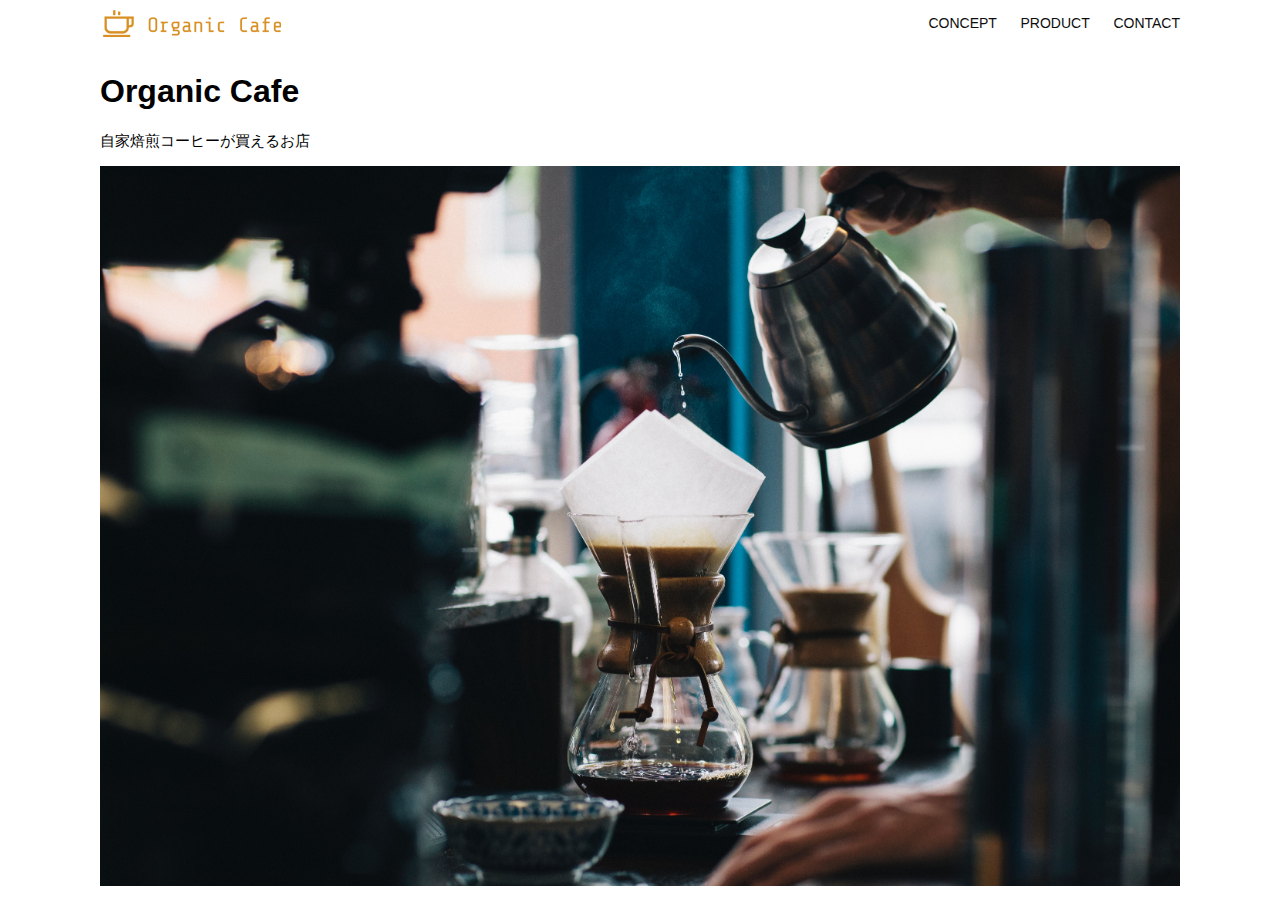
<file: kadai_013/index.html>
<!DOCTYPE html>
<html>
  <head>
    <title>Organic Cafe</title>
    <meta charset="UTF-8" />
    <meta
      name="description"
      content="自家焙煎のコーヒーがお家で楽しめるOrganic Cafe"
    />
    <meta name="viewport" content="width=device-width, initial-scale=1.0" />
    <link rel="stylesheet" href="style.css" />
  </head>
  <body>
    <!-- ヘッダー -->
    <header>
      <!-- ロゴ -->
      <a href="index.html" id="logo"
        ><img src="images/logo.png" alt="トップページに戻る"
      /></a>

      <!-- PC用ナビゲーション -->
      <nav id="nav-pc">
        <a href="index.html#concept">CONCEPT</a>
        <a href="index.html#product">PRODUCT</a>
        <a href="index.html#contact">CONTACT</a>
      </nav>

      <img id="menu-sp" src="images/button-menu.png" alt="ナビゲーションを開く" onclick="document.getElementById('nav-sp').style.display = 'block'">

      <nav id="nav-sp">
        <img id="close" src="images/button-close.png" alt="ナビゲーションを閉じる" onclick="document.getElementById('nav-sp').style.display='none'">
        <a id="logo-sp" href="index.html" onclick="document.getElementById('nav-sp').style.display='none'"><img src="images/logo-sp.png" alt="トップページに戻る"></a>
        <a class="menu" href="index.html#concept" onclick="document.getElementById('nav-sp').style.display='none'">CONCEPT</a>
        <a class="menu" href="index.html#product" onclick="document.getElementById('nav-sp').style.display='none'">PRODUCT</a>
        <a class="menu" href="index.html#contact" onclick="document.getElementById('nav-sp').style.display='none'">CONTACT</a>

      </nav>

    </header>
    <main>
      <article>
        <!-- メインビジュアル -->
        <section id="main-visual">
          <div id="main-message">
            <h1>Organic Cafe</h1>
            <p>自家焙煎コーヒーが買えるお店</p>
          </div>
          <img
            src="images/main-image.jpg"
            alt="コーヒーをハンドドリップで淹れる画像"
          />
        </section>
      </article>
    </main>
  </body>
</html>
</file>
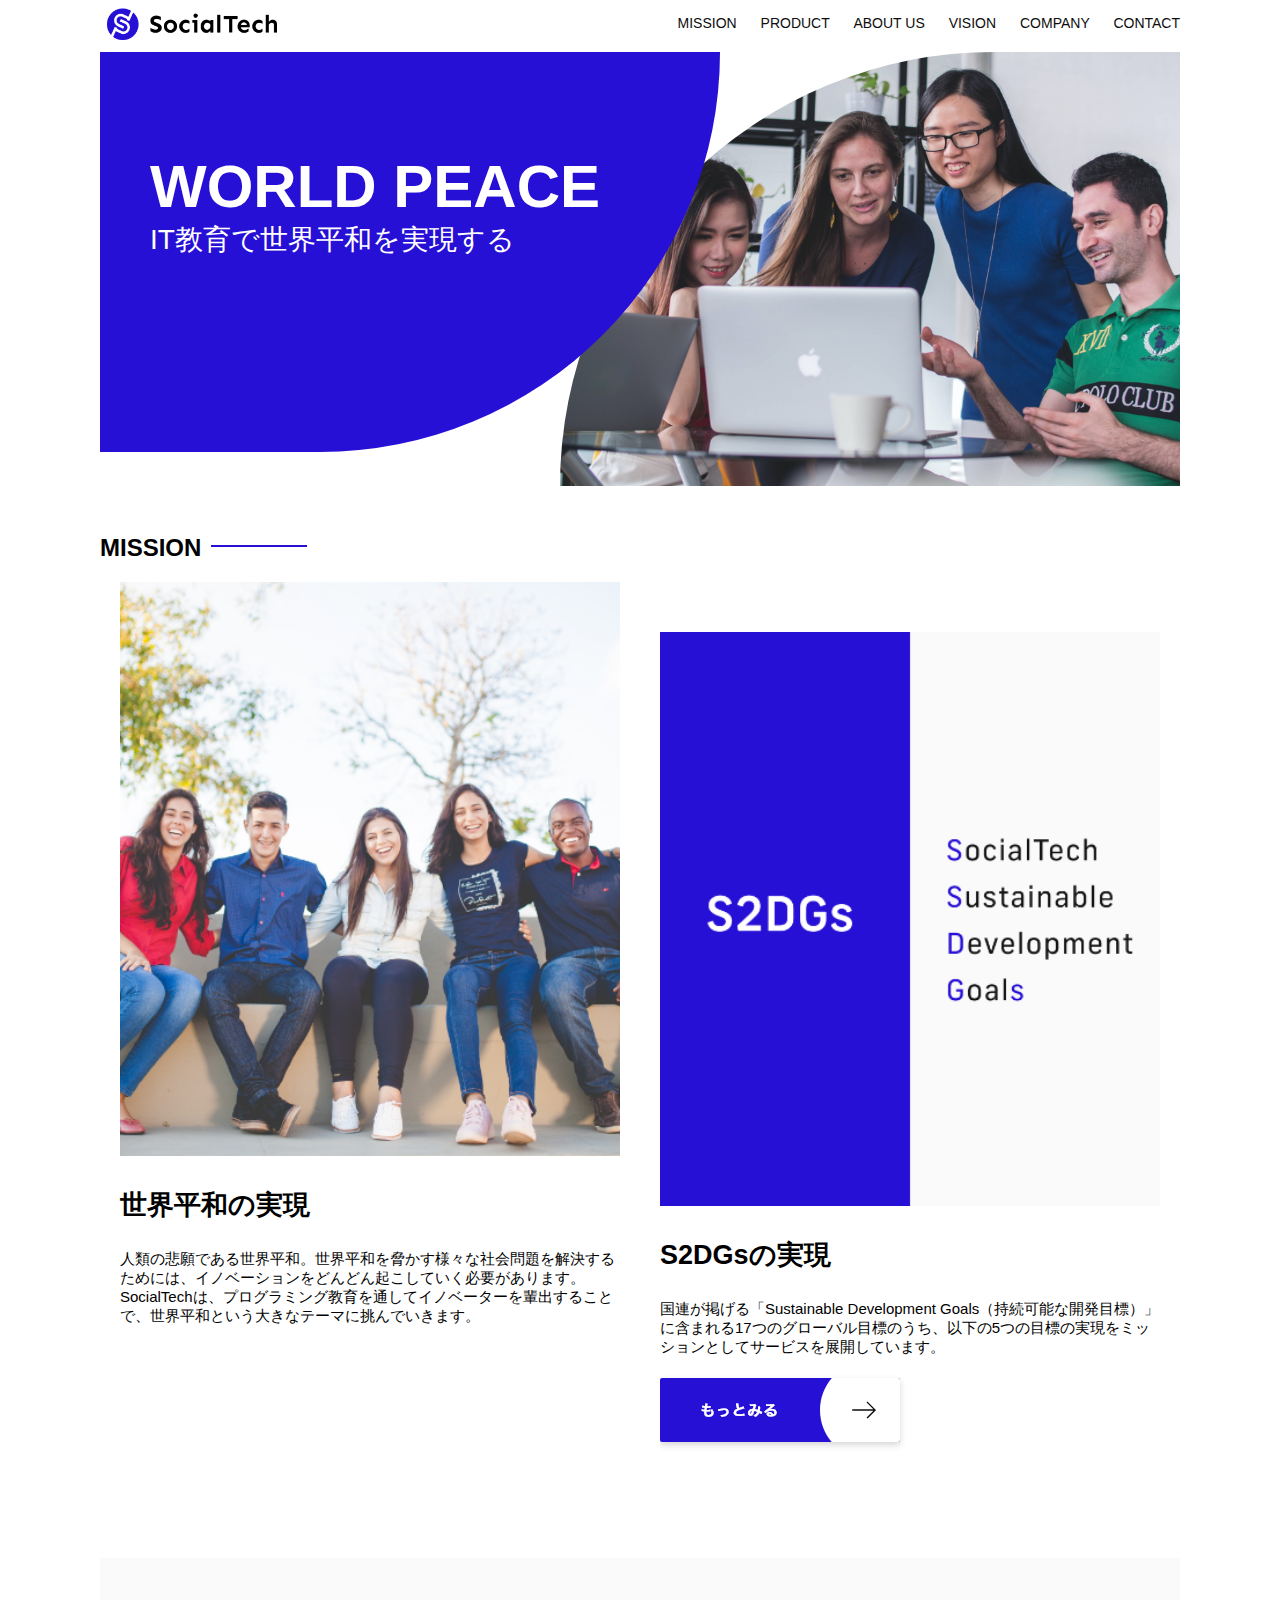
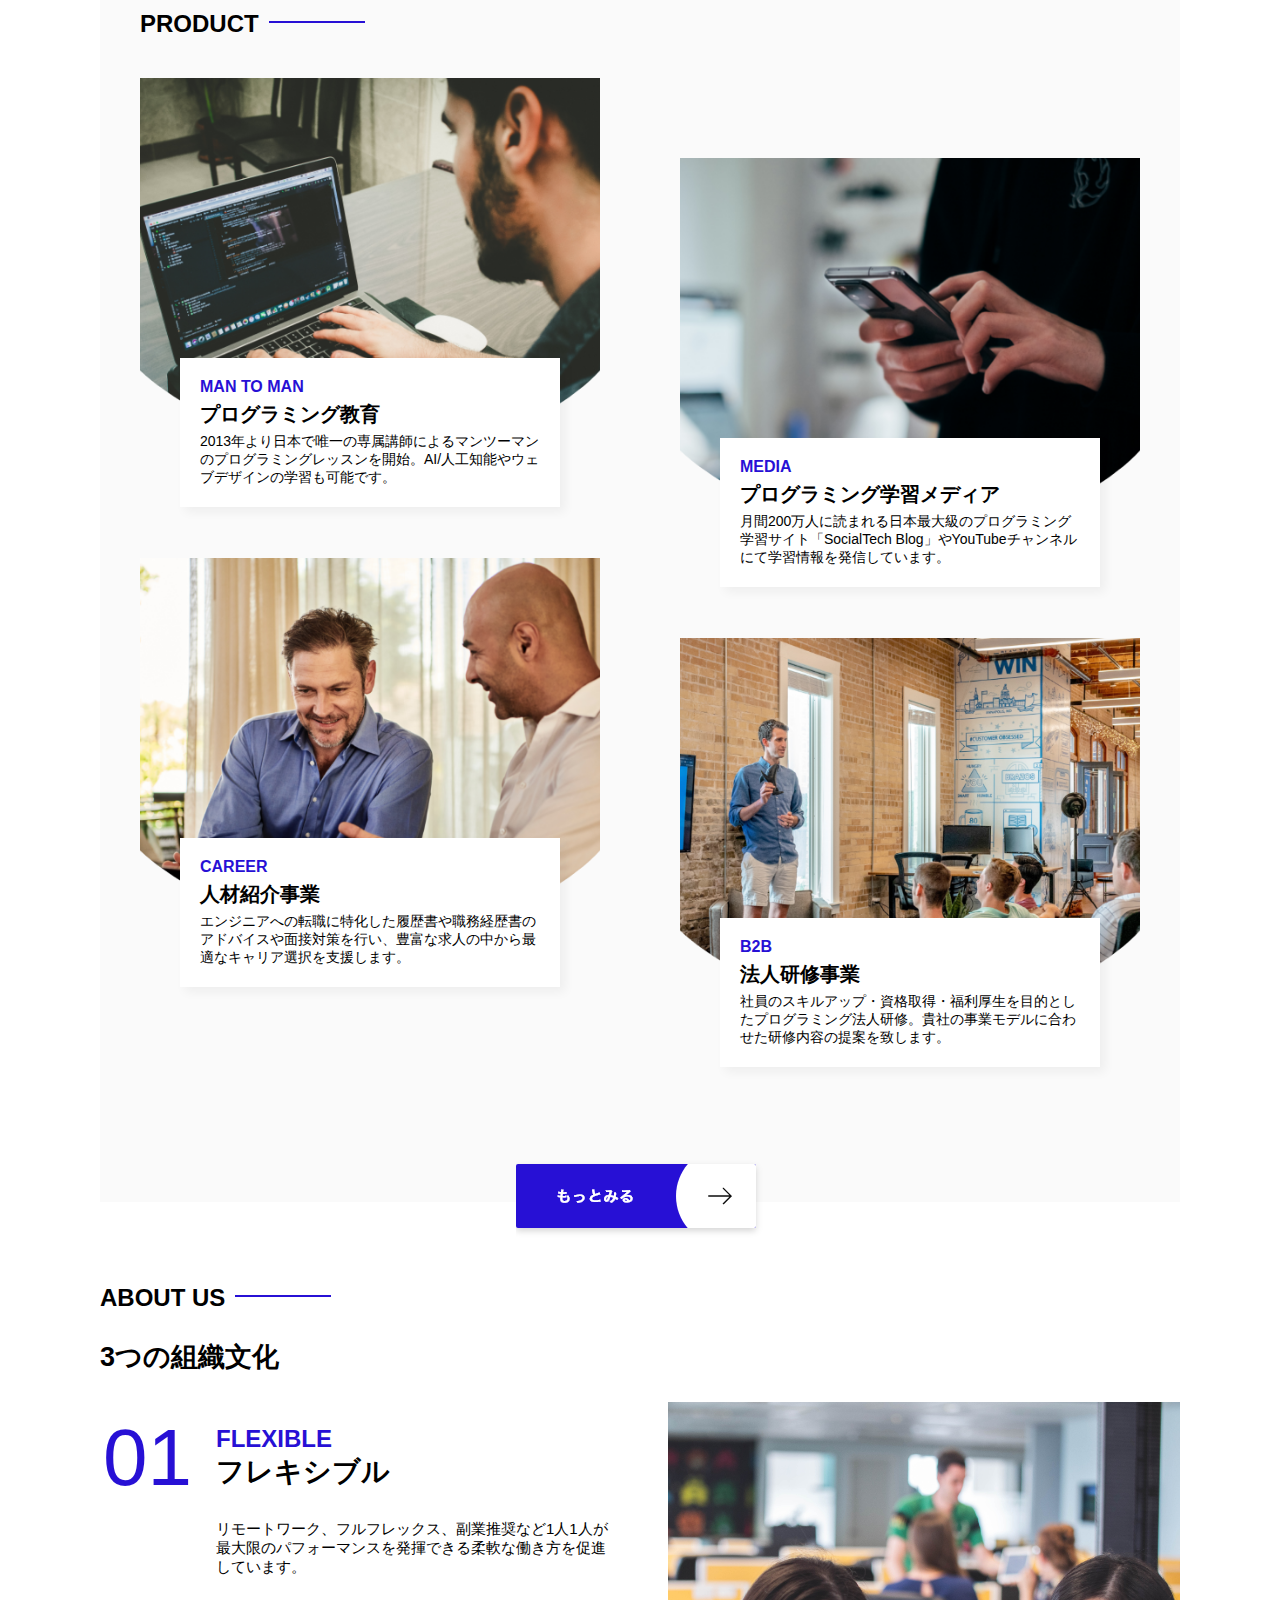
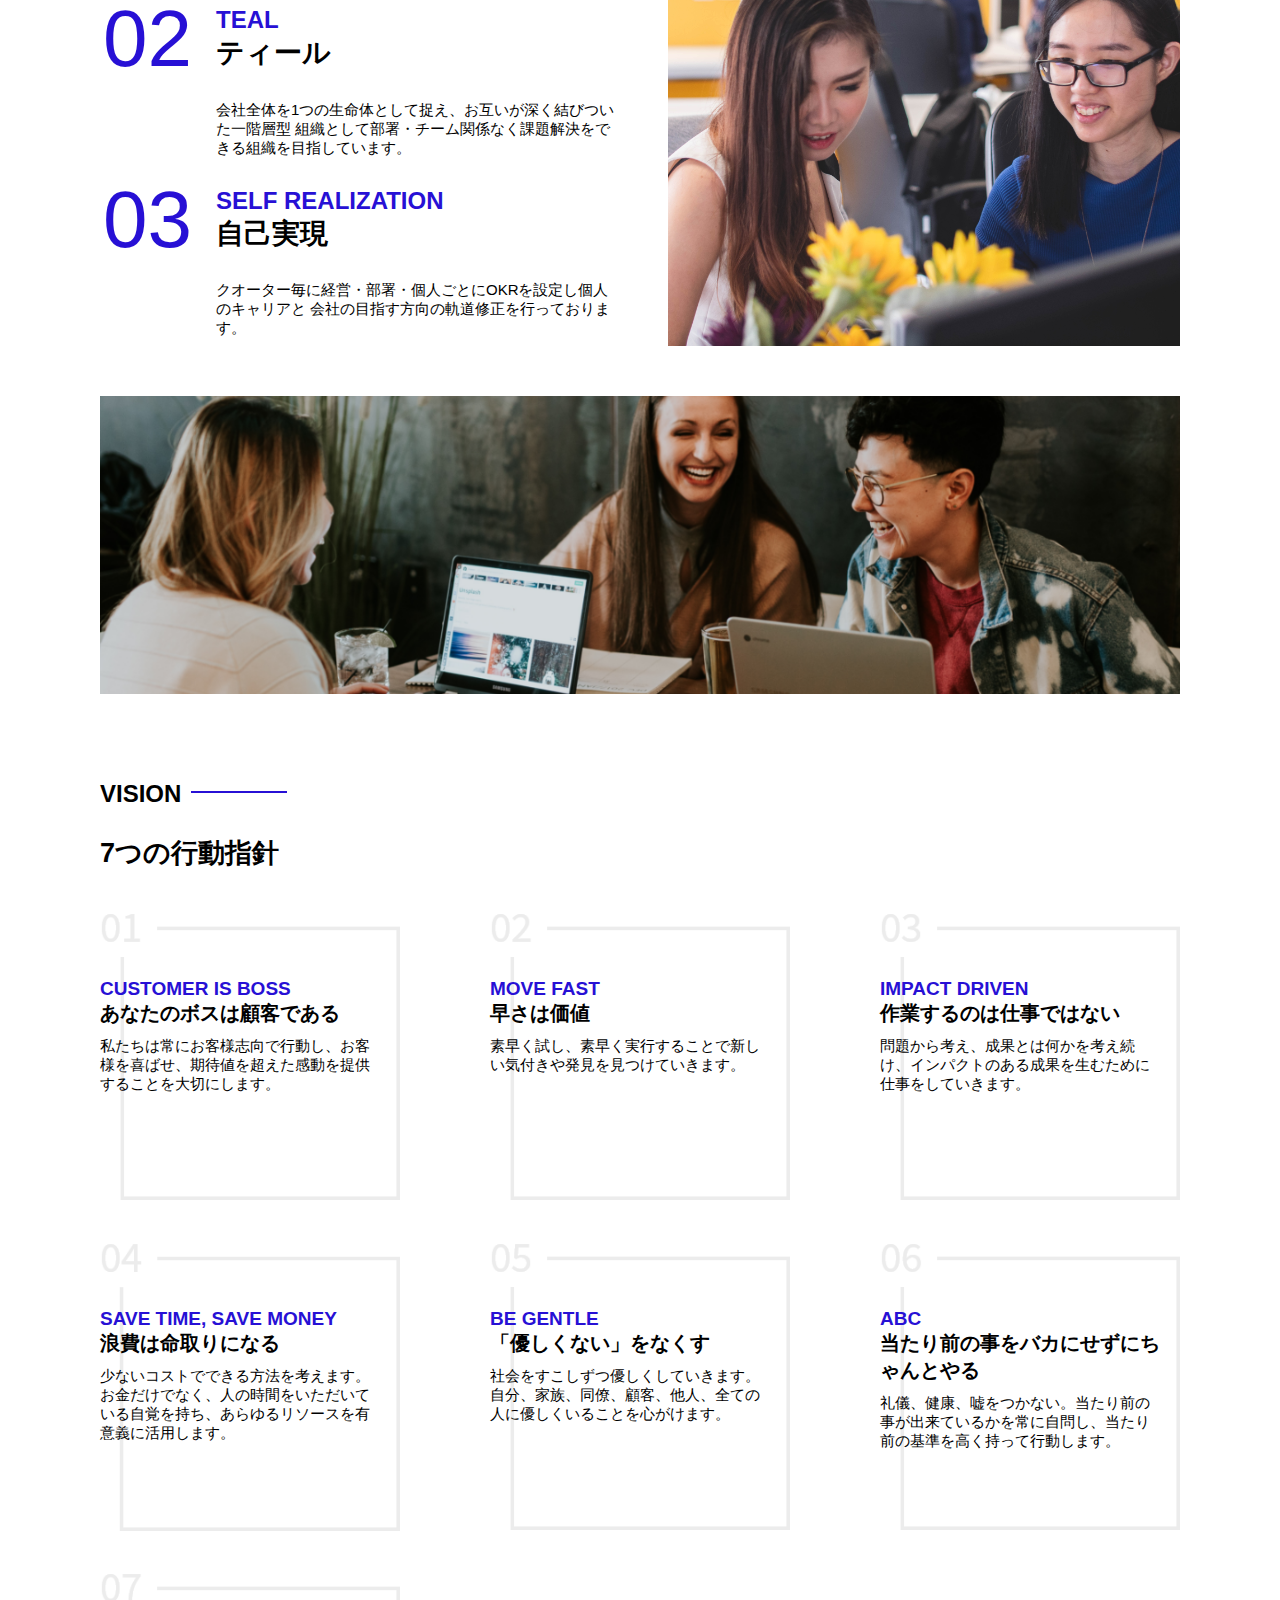
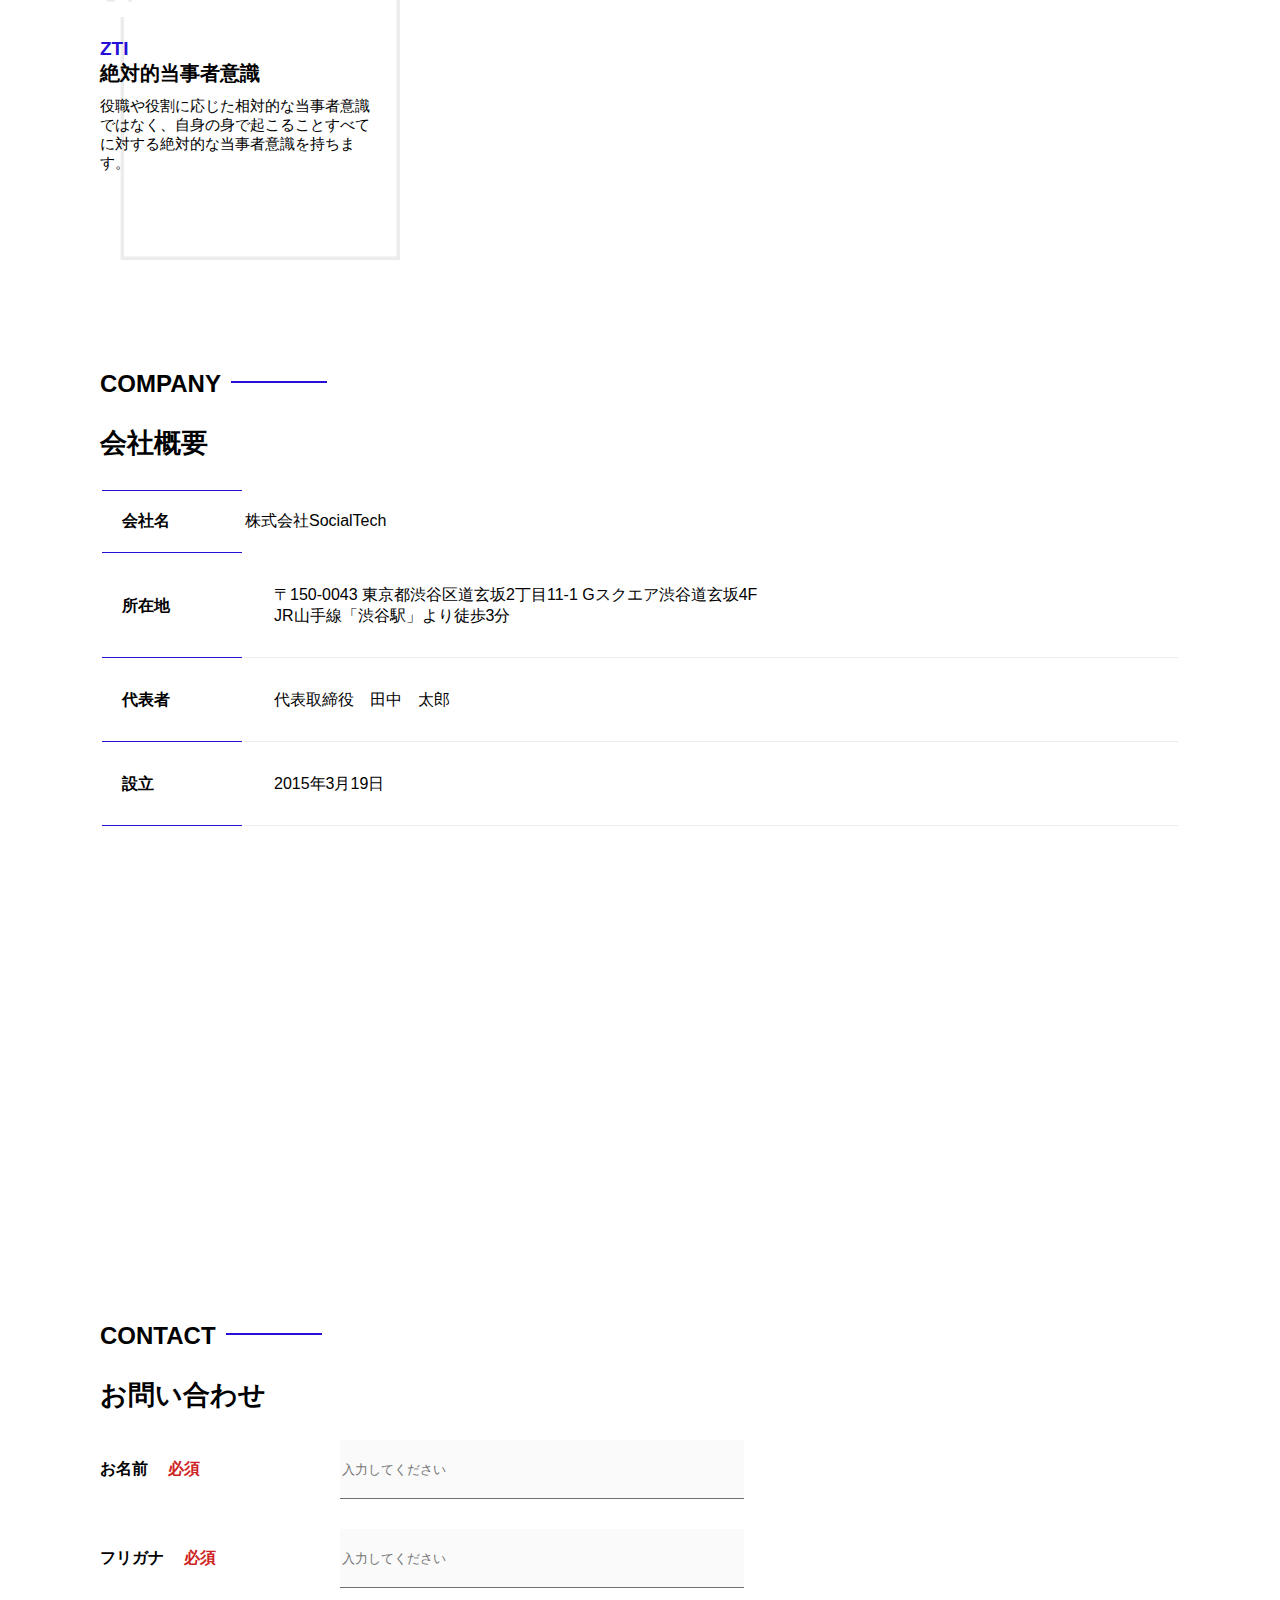
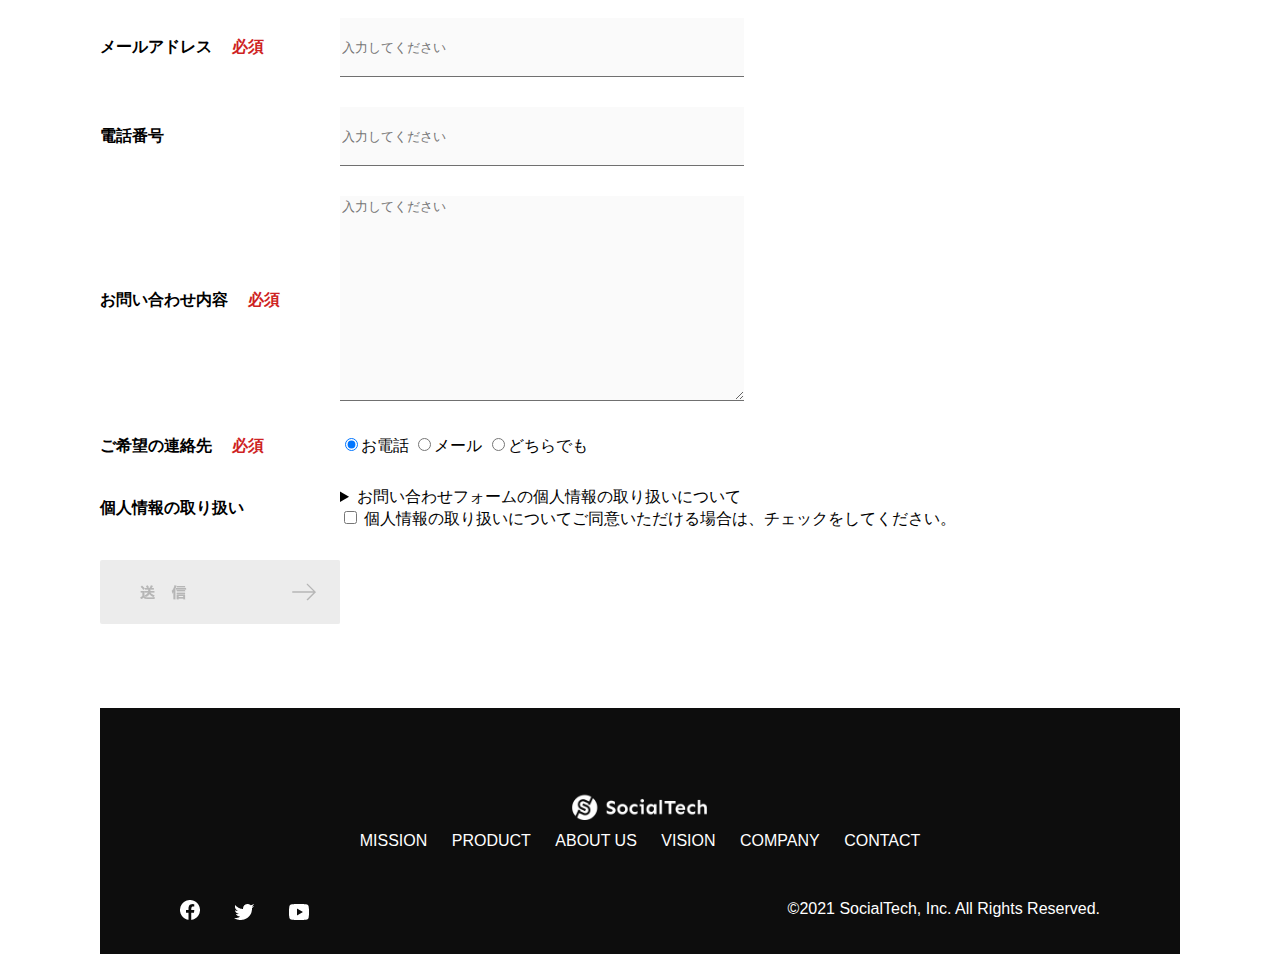
<file: kadai_tutorial_output/index.html>
<!DOCTYPE html>
<html>
  <head>
    <title>SocialTech</title>
    <meta charset="utf-8">
    <meta name="description" content="SocialTechはEdTech業界のリーでイングカンパニーを目指します。">
    <meta name="viewport" content="width=device-width,initial-scale=1.0">
    <link rel="stylesheet" href="style.css">
  </head>
  <body>
    <header>
      <a href="index.html" id="logo"><img src="images/logo.png" alt="トップページに戻る"></a>

      <nav id="nav-pc">
        <a href="mission.html">MISSION</a>
        <a href="product.html">PRODUCT</a>
        <a href="index.html#aboutus">ABOUT US</a>
        <a href="index.html#vision">VISION</a>
        <a href="index.html#company">COMPANY</a>
        <a href="index.html#contact">CONTACT</a>
      </nav>
      <img id="menu-sp" src="images/button-menu.png" alt="ナビゲーションを開く" onclick="document.getElementById('nav-sp').style.display='block'">
      <nav id="nav-sp">
        <img id="close" src="images/button-close.png" alt="ナビゲーションを閉じる" onclick="document.getElementById('nav-sp').style.display='none'">
        <a id="logo-sp" href="index.html" onclick="document.getElementById('nav-sp').style.display='none'"><img
        src="images/logo-sp.png" alt="トップページに戻る"></a>
        <a class="menu" href="mission.html" onclick="document.getElementById('nav-sp').style.display='none'">MISSION</a>
        <a class="menu" href="product.html" onclick="document.getElementById('nav-sp').style.display='none'">PRODUCT</a>
        <a class="menu" href="index.html#aboutus" onclick="document.getElementById('nav-sp').style.display='none'">ABOUT US</a>
        <a class="menu" href="index.html#vision"
        onclick="document.getElementById('nav-sp').style.display='none'">VISION</a>
        <a class="menu" href="index.html#company"
        onclick="document.getElementById('nav-sp').style.display='none'">COMPANY</a>
        <a class="menu" href="index.html#contact"
        onclick="document.getElementById('nav-sp').style.display='none'">CONTACT</a>
        <div id="sns">
          <a href="https://www.facebook.com/sejuku2013"><img src="images/button-facebook.png" alt="facebookのリンク"></a>
          <a href="https://twitter.com/samuraijuku"><img src="images/button-twitter.png" alt="Twitterのリンク"></a>
          <a href="https://www.youtube.com/channel/UCCFOQO5aDK0xXam4cUQXT8g"><img src="images/button-youtube.png" alt="YouTubeのリンク"></a>
        </div>
      </nav>
    </header>

    <main>
      <article>
        <section id="main-visual">
          <div id="main-message">
            <h1>WORLD PEACE</h1>
            <p>IT教育で世界平和を実現する</p>
          </div>
          <img src="images/index/index-main.png" alt="PCの周りに集まる多国籍の仲間たち">

        </section>

        <section id="mission">
          <h2 class="index-h2">MISSION</h2>
          <div id="mission-flex">
            <div>
              <img id="mission-photo" src="images/index/index-mission.png" alt="屋外のベンチで写真を撮影する多国籍の仲間たち">
              <h3>世界平和の実現</h3>
              <p>
                人類の悲願である世界平和。世界平和を脅かす様々な社会問題を解決するためには、イノベーションをどんどん起こしていく必要があります。SocialTechは、プログラミング教育を通してイノベーターを輩出することで、世界平和という大きなテーマに挑んでいきます。
              </p>
            </div>
            <div>
              <img id="s2dgs" src="images/index/s2dgs.png" alt="S2DGs">
              <h3>S2DGsの実現</h3>
              <p>国連が掲げる「Sustainable Development Goals（持続可能な開発目標）」に含まれる17つのグローバル目標のうち、以下の5つの目標の実現をミッションとしてサービスを展開しています。</p>
              <a href="mission.html">
                <img src="images/button-more.png" alt="もっとみる">
              </a>
            </div>
          </div>
        </section>

        <section id="product">
          <h2 class="index-2">PRODUCT</h2>

          <div>
            <div id="product-left">
              <div>
                <img class="product-photo" src="images/index/index-mantoman.png" alt="PCでコードを書く男性">
                <div class="product-explain">
                  <span>MAN TO MAN</span>
                  <h3>プログラミング教育</h3>
                  <p>2013年より日本で唯一の専属講師によるマンツーマンのプログラミングレッスンを開始。AI/人工知能やウェブデザインの学習も可能です。</p>
                </div>
              </div>
              <div>
                <img class="product-photo" src="images/index/index-career.png" alt="笑顔で話し合う2人の男性">
                <div class="product-explain">
                  <span>CAREER</span>
                  <h3>人材紹介事業</h3>
                  <p>エンジニアへの転職に特化した履歴書や職務経歴書のアドバイスや面接対策を行い、豊富な求人の中から最適なキャリア選択を支援します。</p>
                </div>
              </div>
            </div>

            <div id="product-right">

              <div>
                <img class="product-photo" src="images/index/index-media.png" alt="スマートフォンを操作する人">
                <div class="product-explain">
                  <span>MEDIA</span>
                  <h3>プログラミング学習メディア</h3>
                  <p>月間200万人に読まれる日本最大級のプログラミング学習サイト「SocialTech Blog」やYouTubeチャンネルにて学習情報を発信しています。</p>
                </div>
              </div>

              <div>
                <img class="product-photo" src="images/index/index-b2b.png" slt="講演中の男性とそれを聴く人々">
                <div class="product-explain">
                  <span>B2B</span>
                  <h3>法人研修事業</h3>
                  <p>社員のスキルアップ・資格取得・福利厚生を目的としたプログラミング法人研修。貴社の事業モデルに合わせた研修内容の提案を致します。</p>
                </div>
              </div>
            </div>
          </div>

          <div>
            <a id="product-more" href="product.html">
              <img src="images/button-more.png" alt="もっとみる">
            </a>
          </div>
        </section>

        <section id="aboutus">
          <h2 class="index-h2">ABOUT US</h2>
          <h3>3つの組織文化</h3>
          <div>

            <table class="culture-table">
              <tr>
                <td>
                  <span class="culture-num">01</span>
                </td>
                <td>
                  <span class="culture-en">FLEXIBLE</span>
                  <span class="culture-jp">フレキシブル</span>
                </td>
              </tr>
              <tr>
                <td>
                  <!-- 空のセル -->
                </td>
                <td>
                  <p class="culture-description">
                    リモートワーク、フルフレックス、副業推奨など1人1人が最大限のパフォーマンスを発揮できる柔軟な働き方を促進しています。
                  </p>
                </td>
              </tr>
              <tr>
                <td>
                  <span class="culture-num">02</span>
                </td>
                <td>
                  <span class="culture-en">TEAL</span>
                  <span class="culture-jp">ティール</span>
                </td>  
              </tr>
              <tr>
                <td>
                  <!-- 空のセル -->
                </td>
                <td>
                  <p class="culture-description">
                    会社全体を1つの生命体として捉え、お互いが深く結びついた一階層型
                   組織として部署・チーム関係なく課題解決をできる組織を目指しています。
                  </p>
                </td>
              </tr>
              <tr>
                <td>
                  <span class="culture-num">03</span>
                </td>
                <td>
                  <span class="culture-en">SELF REALIZATION</span>
                  <span class="culture-jp">自己実現</span>
                </td>
              </tr>
              <tr>
                <td>
                  <!-- 空のセル -->
                </td>
                <td>
                  <p class="culture-description">
                    クオーター毎に経営・部署・個人ごとにOKRを設定し個人のキャリアと
                   会社の目指す方向の軌道修正を行っております。
                  </p>
                </td>
              </tr>
            </table>
            <img class="culture-img" src="images/index/index-aboutus1.png" alt="笑顔で話し合う2人の女性">

          </div>
          <img class="culture-img2" src="images/index/index-aboutus2.png" alt="笑顔で話し合う３人の男女">

        </section>

        <section id="vision">
          <h2 class="index-h2">VISION</h2>
          <h3>7つの行動指針</h3>
          <div>

            <div class="vision-box">
              <img src="images/index/vision-01.png" alt="01">
              <span>
                <h4>CUSTOMER IS BOSS</h4>
                <h5>あなたのボスは顧客である</h5>
                <p>私たちは常にお客様志向で行動し、お客様を喜ばせ、期待値を超えた感動を提供することを大切にします。</p>
              </span>
            </div>

            <div class="vision-box">
              <img src="images/index/vision-02.png" alt="02">
              <span>
                <h4>MOVE FAST</h4>
                <h5>早さは価値</h5>
                <p>素早く試し、素早く実行することで新しい気付きや発見を見つけていきます。</p>
              </span>
            </div>

            <div class="vision-box">
              <img src="images/index/vision-03.png" alt="03">
              <span>
                <h4>IMPACT DRIVEN</h4>
                <h5>作業するのは仕事ではない</h5>
                <p>問題から考え、成果とは何かを考え続け、インパクトのある成果を生むために仕事をしていきます。</p>
              </span>
            </div>

            <div class="vision-box">
              <img src="images/index//vision-04.png" alt="04">
              <span>
                <h4>SAVE TIME, SAVE MONEY</h4>
                <h5>浪費は命取りになる</h5>
                <p>少ないコストでできる方法を考えます。お金だけでなく、人の時間をいただいている自覚を持ち、あらゆるリソースを有意義に活用します。</p>
              </span>
            </div>

            <div class="vision-box">
              <img src="images/index/vision-05.png" alt="05">
              <span>
                <h4>BE GENTLE</h4>
                <h5>「優しくない」をなくす</h5>
                <p>社会をすこしずつ優しくしていきます。自分、家族、同僚、顧客、他人、全ての人に優しくいることを心がけます。</p>
              </span>
            </div>

            <div class="vision-box">
              <img src="images/index/vision-06.png" alt="06">
              <span>
                <h4>ABC</h4>
                <h5>当たり前の事をバカにせずにちゃんとやる</h5>
                <p>礼儀、健康、嘘をつかない。当たり前の事が出来ているかを常に自問し、当たり前の基準を高く持って行動します。</p>
              </span>
            </div>

            <div class="vision-box">
              <img src="images/index/vision-07.png" alt="07">
              <span>
                <h4>ZTI</h4>
                <h5>絶対的当事者意識</h5>
                <p>役職や役割に応じた相対的な当事者意識ではなく、自身の身で起こることすべてに対する絶対的な当事者意識を持ちます。</p>
              </span>
            </div>

          </div>
        </section>

        <!-- COMPANY -->
        <section id="company">
          <h2 class="index-h2">COMPANY</h2>
          <h3>会社概要</h3>

          <table id="company-table">
            <tr>
              <th class="tableheader-first">会社名</th>
              <td class="cell-firsr">株式会社SocialTech</td>
            </tr>
            <tr>
              <th class="tableheader">所在地</th>
              <td class="cell">〒150-0043 東京都渋谷区道玄坂2丁目11-1 Gスクエア渋谷道玄坂4F<br>JR山手線「渋谷駅」より徒歩3分</td> 
            </tr>
            <tr>
              <th class="tableheader">代表者</th>
              <td class="cell">代表取締役　田中　太郎</td>
            </tr>
            <tr>
              <th class="tableheader">設立</th>
              <td class="cell">2015年3月19日</td>
            </tr>
          </table>
          <iframe src="https://www.google.com/maps/embed?pb=!1m18!1m12!1m3!1d2725.9899592797015!2d139.69389465956507!3d35.65812032570027!2m3!1f0!2f0!3f0!3m2!1i1024!2i768!4f13.1!3m3!1m2!1s0x60188b55ffeee63f%3A0x73330361de4fb84f!2z44CSMTUwLTAwNDMg5p2x5Lqs6YO95riL6LC35Yy66YGT546E5Z2C77yS5LiB55uu77yR77yR4oiSMSBHIDRm!5e0!3m2!1sja!2sjp!4v1699768546402!5m2!1sja!2sjp" width="600" height="450" style="border:0;" allowfullscreen="" loading="lazy" referrerpolicy="no-referrer-when-downgrade">
          </iframe>
        </section>

        <section id="contact">
          <h2 class="index-h2">CONTACT</h2>
          <h3>お問い合わせ</h3>
          
          <form action="https://api.staticforms.xyz/submit" method="post">
            <input type="text" name="honeypot" style="display:none">
            <!-- STATIC FORMSのアクセスキー -->
            <input type="hidden" name="accessKey" value="628d41f0-c758-473a-90b6-3a8fec402c1f">
            <!--メールのタイトル-->
            <input type="hidden" name="subject" value="お問い合わせフォーム" />
            <!--送信先のメールアドレスをvalueに設定する-->
            <input type="hidden" name="replyTo" value="kojimakojiko1124@gmail.com">
            <!--redirectToのURLは公開後のURLへリンクする-->
            <input type="hidden" name="redirectTo" value="">
            
            <div>
              <div class="contact-heading">
                <label class="contact-label">お名前<span class="contact-span">必須</span></label>
              </div>
              <div>
                <input type="text" name="name" placeholder="入力してください" class="contact-textbox">
              </div>
            </div>

            <div>
              <div class="contact-heading">
                <label class="contact-label">フリガナ<span class="contact-span">必須</span></label>
              </div>
              <div>
                <input type="text" name="hurigana" placeholder="入力してください" class="contact-textbox">
              </div>
            </div>
            <div>
              <div class="contact-heading">
                <label class="contact-label">メールアドレス<span class="contact-span">必須</span></label>
              </div>
              <div>
                <input type="text" name="email" placeholder="入力してください" class="contact-textbox">
              </div>
            </div>
            <div>
              <div class="contact-heading">
                <label class="contact-label">電話番号</label>
              </div>
              <div>
                <input type="text" name="tel" placeholder="入力してください" class="contact-textbox">
              </div>
            </div>
            <div>
              <div class="contact-heading">
                <label class="contact-label">お問い合わせ内容<span class="contact-span">必須</span></label>
              </div>
              <div>
                <textarea class="contact-textarea" placeholder="入力してください" name="message"></textarea>
              </div>
            </div>

            <div>
              <div class="contact-heading">
                <label class="contact-label">ご希望の連絡先<span class="contact-span">必須</span></label>
              </div>
              <div>
                <input class="radiobutton" type="radio" value="tel" name="contact" checked><label>お電話</label>
                <input class="radiobutton" type="radio" value="mail" name="contact"><label>メール</label>
                <input class="radiobutton" type="radio" value="both" name="contact"><label>どちらでも</label>
              </div>
            </div>

            <div>
              <div class="contact-heading">
                <label class="contact-label">個人情報の取り扱い</label>
              </div>
              <div>
                <details>
                  <summary>お問い合わせフォームの個人情報の取り扱いについて</summary>
                  <div>
                    <span>１．組織の名称又は氏名</span><br>
                    株式会社SocialTech<br><br>
                    <span>２．個人情報保護管理者（若しくはその代理人）の氏名又は職名、所属及び連絡先
                      鈴木 一郎 コーポレート部</span><br>
                      メールアドレス：support@socialtech.net<br>
                   TEL：03-xxxx-xxxx<br>
                   <span>３．個人情報の利用目的</span><br>
                   ・本サービス及び本サービスに関連する情報の提供又はそれらに関する連絡のため<br>
                   ・ユーザーの本人確認のため<br>
                   ・当社サービスのご案内のため<br>
                   ・当社の商品等の広告または宣伝（電子メールによるものを含むものとします。）<br><br>
                   <span>４．個人情報の取り扱い業務の委託</span><br>
                   個人情報の取扱業務の全部または一部を外部に業務委託する場合があります。<br>
                   その際、弊社は、個人情報を適切に保護できる管理体制を敷き実行していることを条件として<br>
                   委託先を厳選したうえで、機密保持契約を委託先と締結し、お客様の個人情報を厳密に管理させます。<br><br>
                   <span>５．個人情報の開示等の請求</span><br>
                   お客様は、弊社に対してご自身の個人情報の開示等（利用目的の通知、開示、内容の訂正・追加・削除、利用の停止または消去、第三者への提供の停止）に関して、当社問合わせ窓口に申し出ることができます。<br>
                   その際、弊社はお客様ご本人を確認させていただいたうえで、合理的な期間内に対応いたします。<br><br>
                   なお、個人情報に関する弊社問合わせ先は、次の通りです。<br><br>
                   株式会社SocialTech　個人情報問合せ窓口<br>
                   〒150-0043　東京都渋谷区道玄坂2丁目11-1 Ｇスクエア渋谷道玄坂 4F<br>
                   メールアドレス：support@socialtech.net　TEL：03-xxxx-xxxx<br><br>
                   <span>６．個人情報を提供されることの任意性について</span><br><br>
                   お客様がご自身の個人情報を弊社に提供されるか否かは、お客様のご判断によりますが、もしご提供されない場合には、適切なサービスが提供できない場合がありますので予めご了承ください。
                  </div>
                </details>
                <input type="checkbox" name="agree">
                <span>個人情報の取り扱いについてご同意いただける場合は、チェックをしてください。</span>
              </div>
            </div>
            <input type="image" src="images/button-submit.png" alt="送信する">
          </form>
        </section>
      </article>
      <footer>
        <div id="footer-log">
          <img src="images/logo-sp.png" alt="SocialTech">
        </div>
        <div id="footer-link">
          <a href="mission.html">MISSION</a>
          <a href="product.html">PRODUCT</a>
          <a href="index.html#aboutus">ABOUT US</a>
          <a href="index.html#vision">VISION</a>
          <a href="index.html#company">COMPANY</a>
          <a href="index.html#contact">CONTACT</a>
        </div>
        <div id="sns-footer">
          <a href="https://www.facebook.com/sejuku2013"><img src="images/button-facebook.png" alt="facebookのリンク"></a>
          <a href="https://twitter.com/samuraijuku"><img src="images/button-twitter.png" alt="Twitterのリンク"></a>
          <a href="https://www.youtube.com/channel/UCCFOQO5aDK0xXam4cUQXT8g"><img src="images/button-youtube.png" alt="YouTubeのリンク"></a>
          <span id="copyright">&copy;2021 SocialTech, Inc. All Rights Reserved.</span>
        </div>
      </footer>
    </main>
  </body>
</html>
</file>
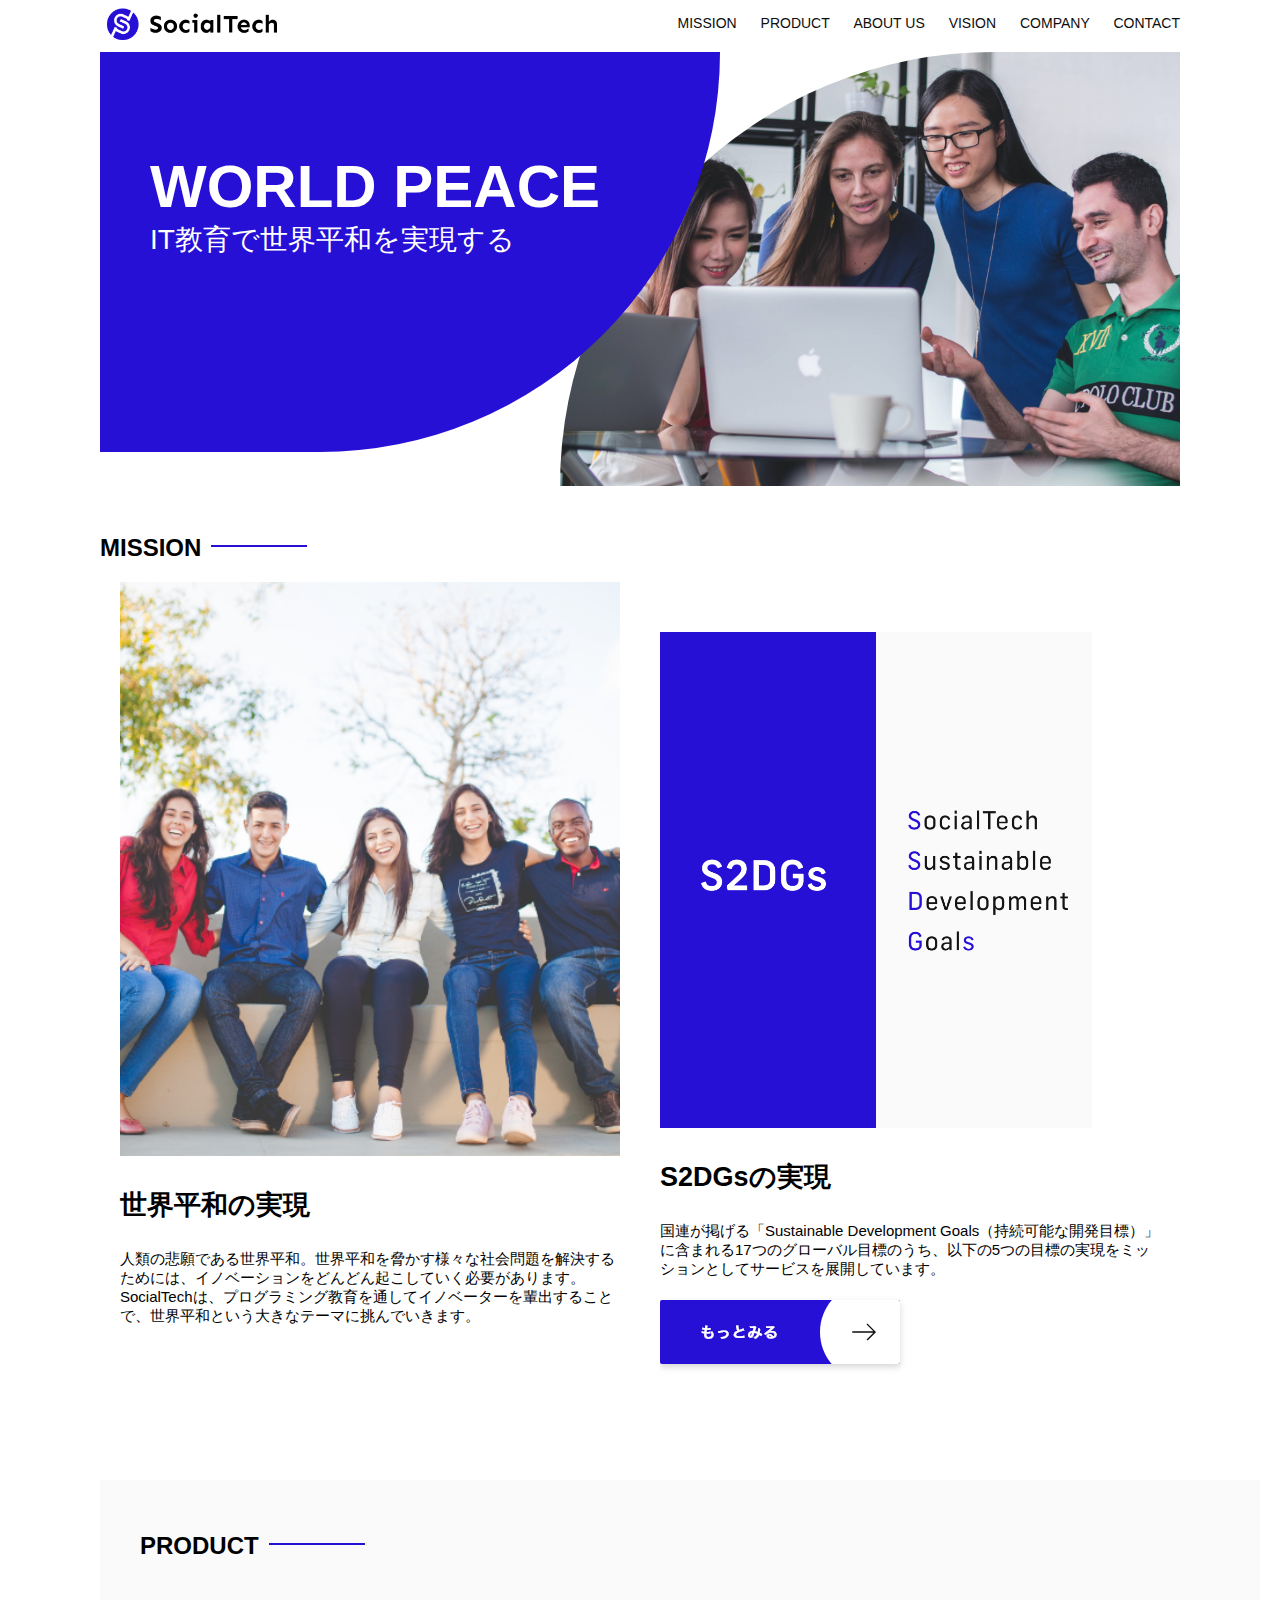
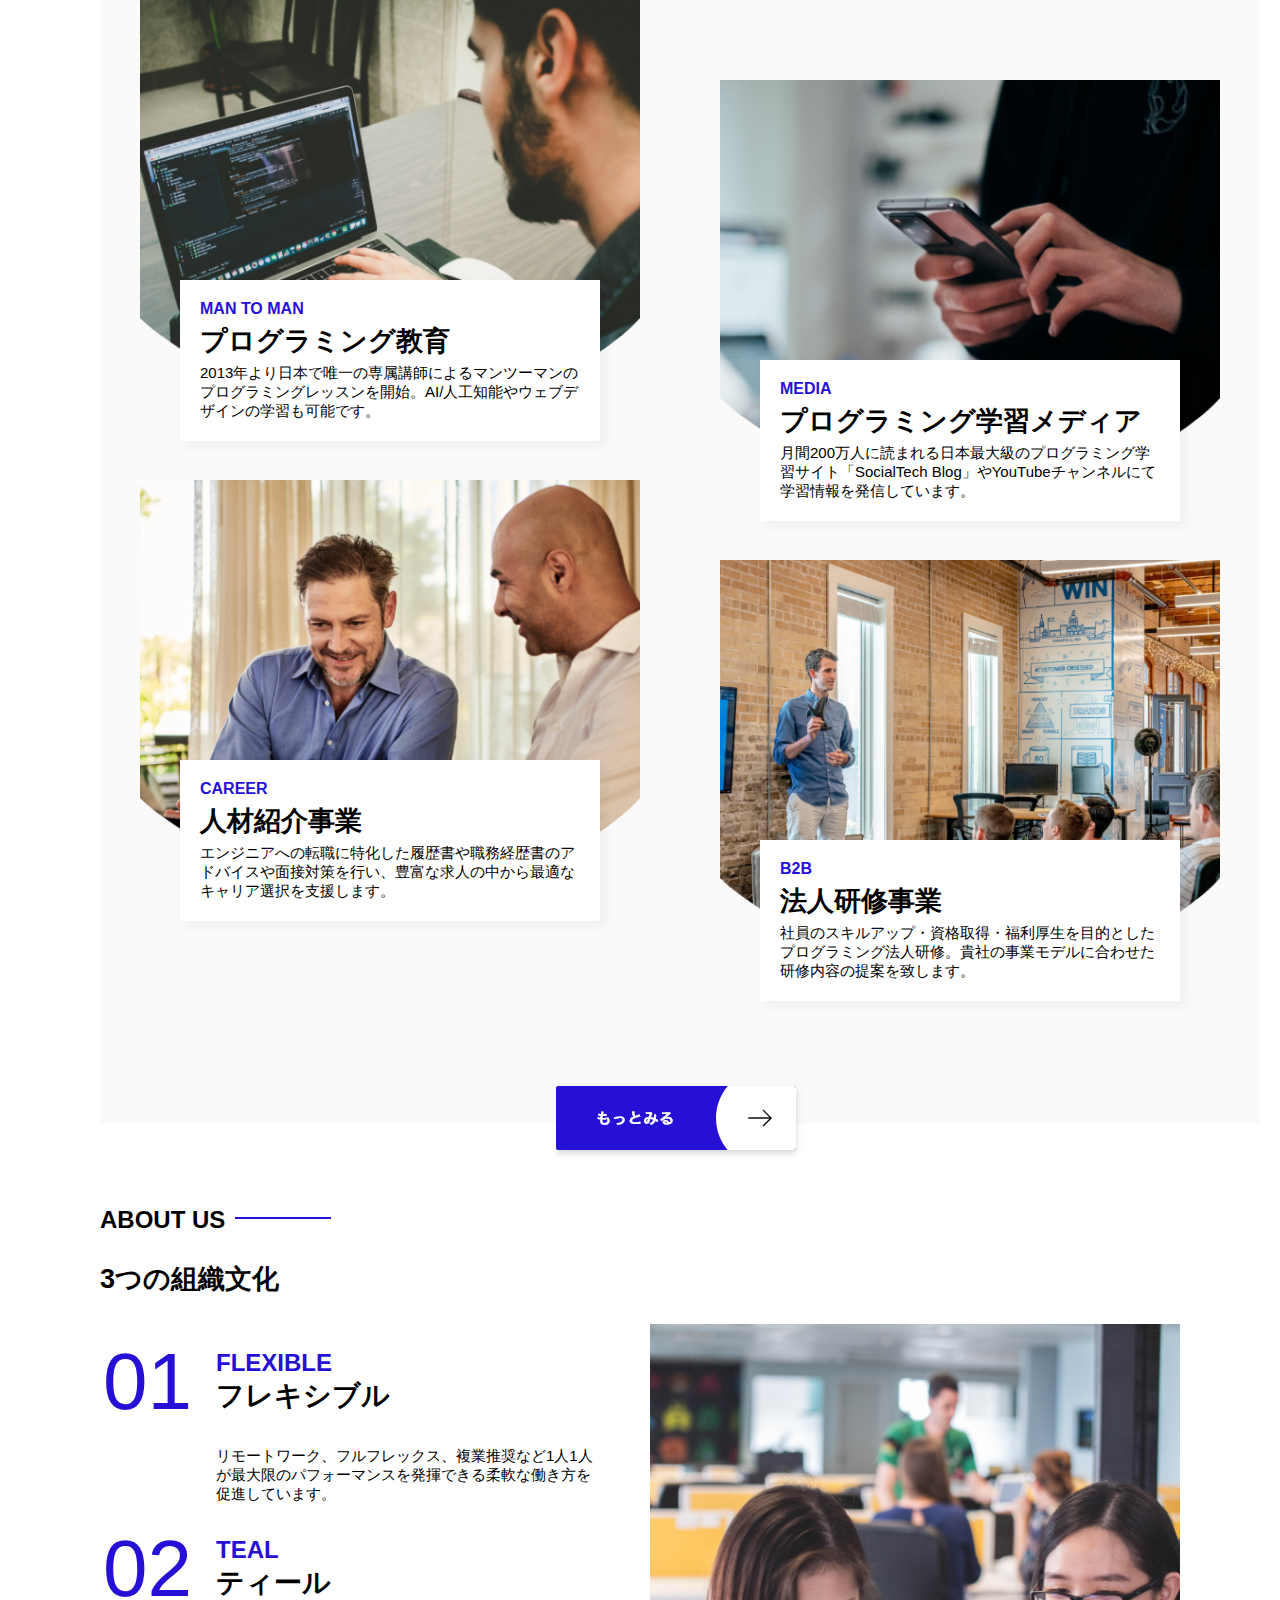
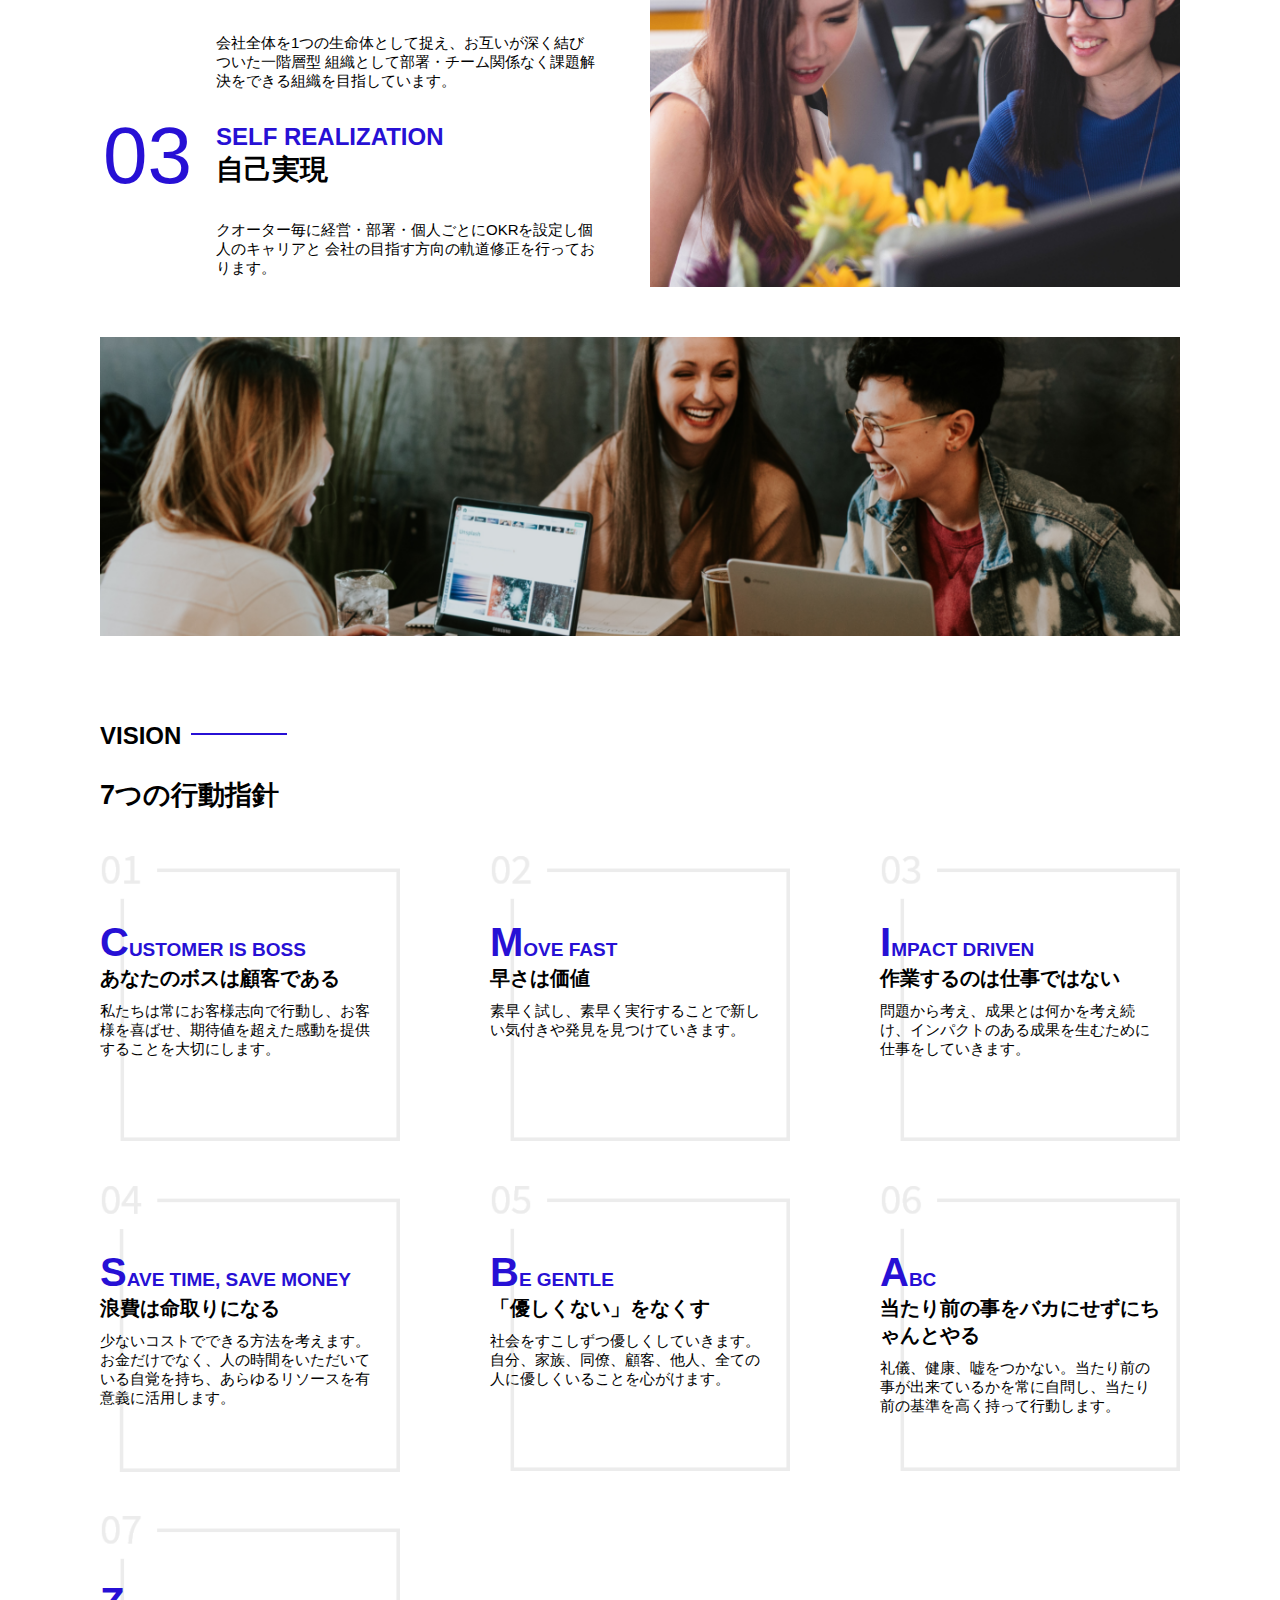
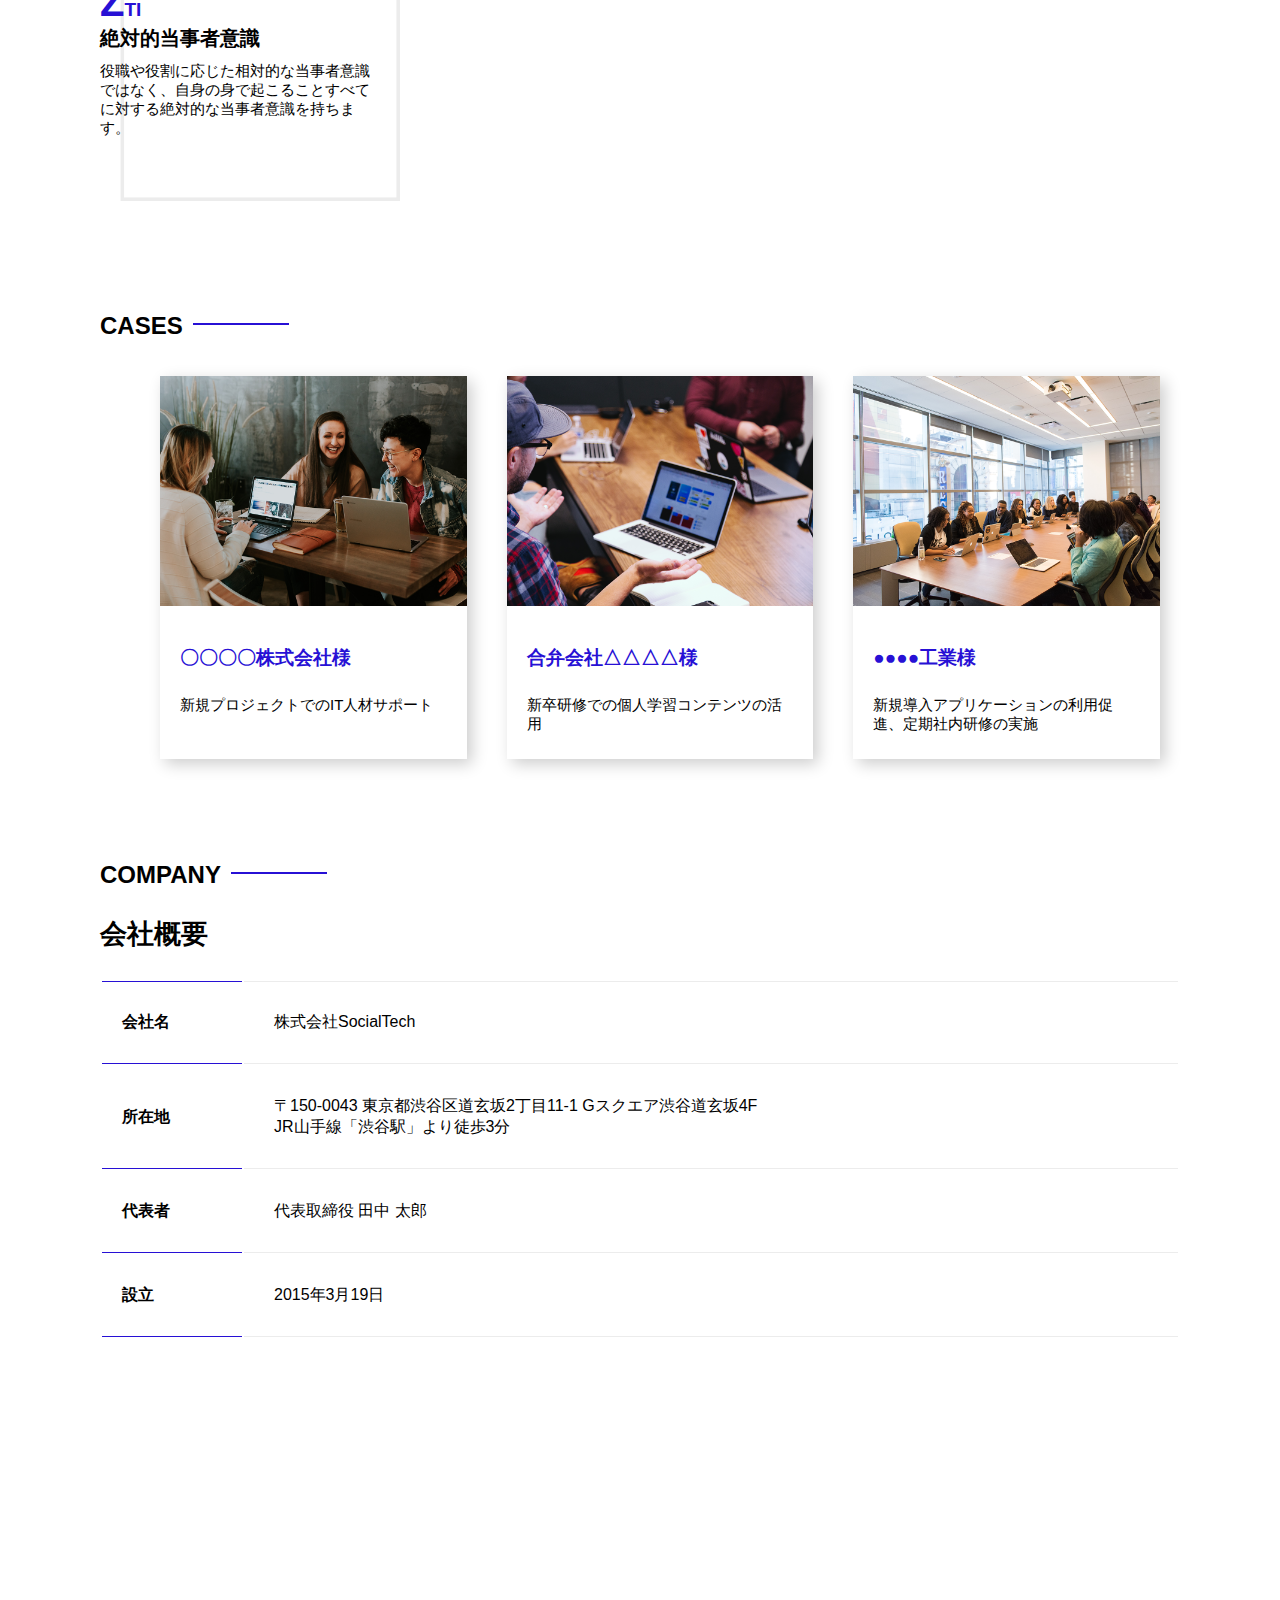
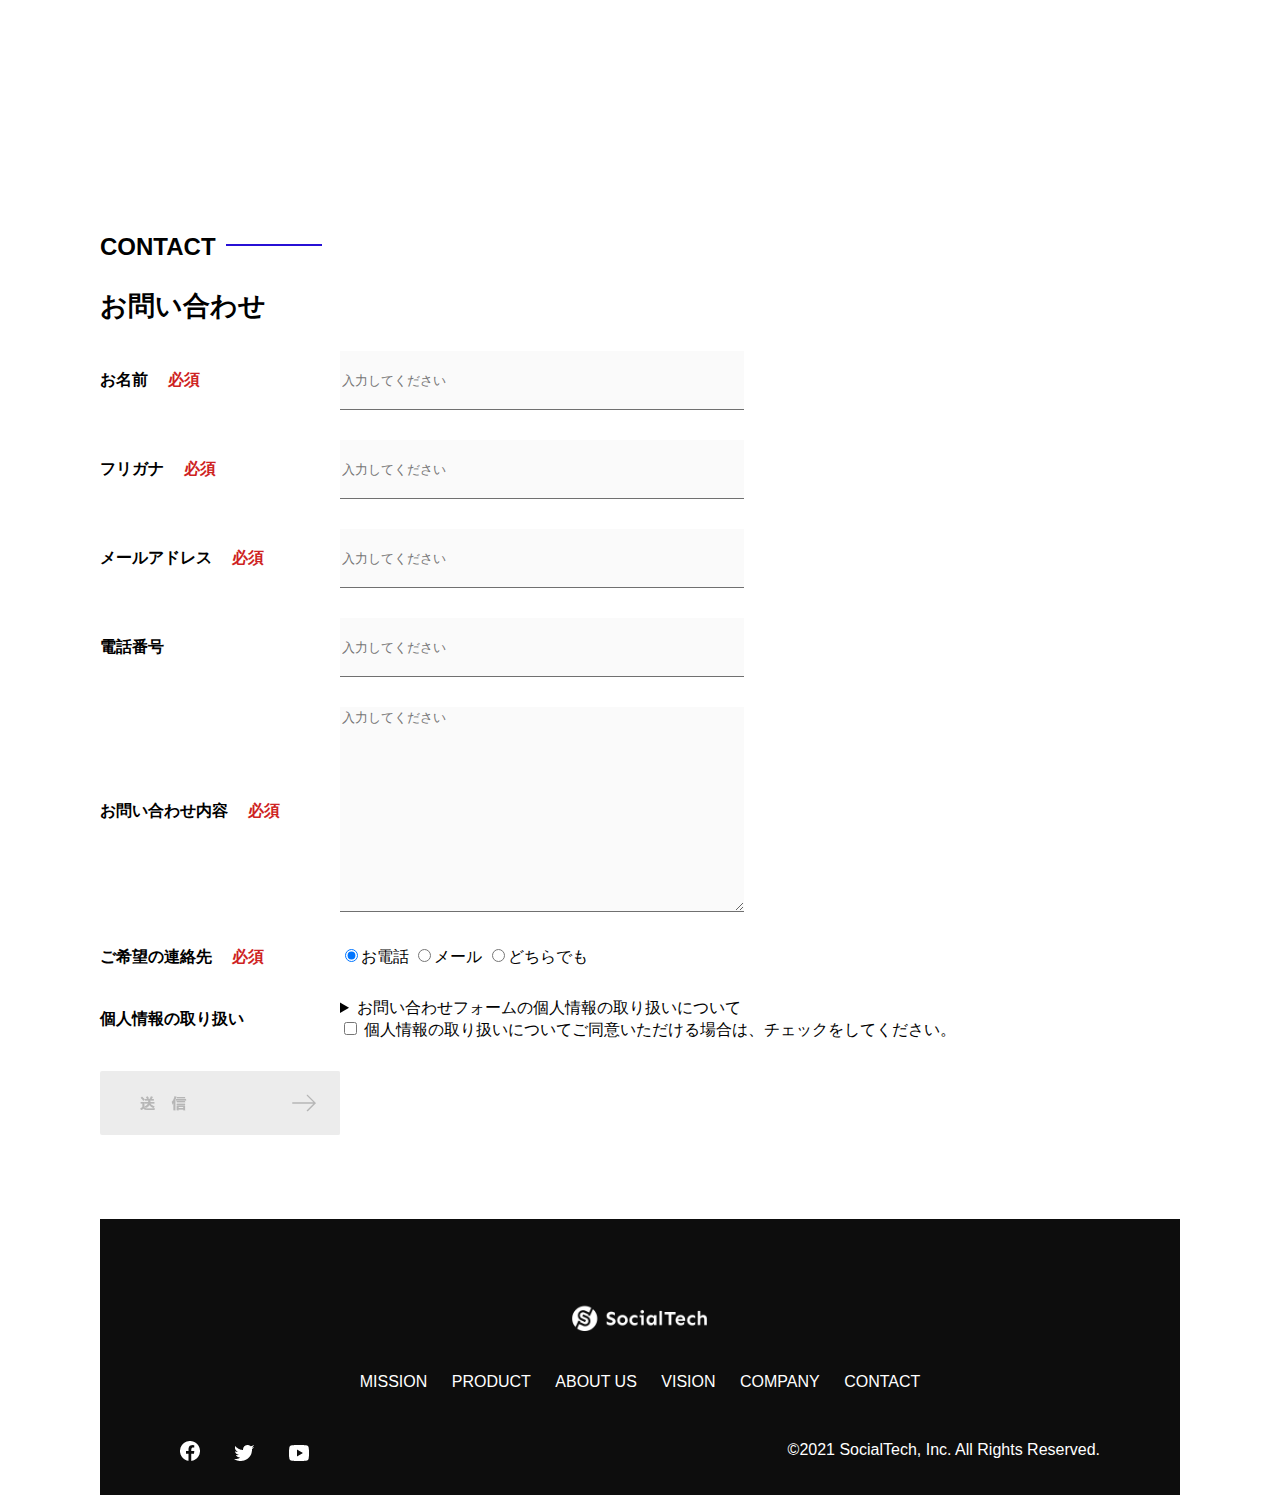
<file: socialtech-kadai_012/index.html>
<!DOCTYPE html>
<html>
  <head>
    <title>SocialTech</title>
    <meta charset="UTF-8" />
    <meta
      name="description"
      content="SocialTechはEdTech業界のリーディングカンパニーを目指します。"
    />
    <meta name="viewport" content="width=device-width, initial-scale=1.0" />
    <link rel="stylesheet" href="style.css" />
  </head>
  <body>
    <!-- ヘッダー -->
    <header>
      <!-- ロゴ -->
      <a href="index.html" id="logo"
        ><img src="images/logo.png" alt="トップページに戻る"
      /></a>

      <!-- PC用ナビゲーション -->
      <nav id="nav-pc">
        <a href="mission.html">MISSION</a>
        <a href="product.html">PRODUCT</a>
        <a href="index.html#aboutus">ABOUT US</a>
        <a href="index.html#vision">VISION</a>
        <a href="index.html#company">COMPANY</a>
        <a href="index.html#contact">CONTACT</a>
      </nav>
    </header>
    <main>
      <article>
        <!-- メインビジュアル -->
        <section id="main-visual">
          <div id="main-message">
            <h1>WORLD PEACE</h1>
            <p>IT教育で世界平和を実現する</p>
          </div>
          <img
            src="images/index/index-main.png"
            alt="PCの周りに集まる多国籍の仲間たち"
          />
        </section>
        <!--ミッション-->
        <section id="mission">
          <h2 class="index-h2">MISSION</h2>
          <div id="mission-flex">
            <div>
              <img
                id="mission-photo"
                src="images/index/index-mission.png"
                alt="屋外のベンチで写真を撮影する多国籍の仲間たち"
              />
              <h3>世界平和の実現</h3>
              <p>
                人類の悲願である世界平和。世界平和を脅かす様々な社会問題を解決するためには、イノベーションをどんどん起こしていく必要があります。SocialTechは、プログラミング教育を通してイノベーターを輩出することで、世界平和という大きなテーマに挑んでいきます。
              </p>
            </div>
            <div>
              <img id="s2dgs" src="images/index/s2dgs.png" alt="S2DGs" />
              <h3>S2DGsの実現</h3>
              <p>
                国連が掲げる「Sustainable Development
                Goals（持続可能な開発目標）」に含まれる17つのグローバル目標のうち、以下の5つの目標の実現をミッションとしてサービスを展開しています。
              </p>
              <a href="mission.html">
                <img src="images/button-more.png" alt="もっとみる" />
              </a>
            </div>
          </div>
        </section>
        <!-- プロダクト -->
        <section id="product">
          <h2 class="index-h2">PRODUCT</h2>
          <div>
            <div id="product-left">
              <div>
                <img
                  class="product-photo"
                  src="images/index/index-mantoman.png"
                  alt="PCでコードを書く男性"
                />
                <div class="product-explain">
                  <span>MAN TO MAN</span>
                  <h3>プログラミング教育</h3>
                  <p>
                    2013年より日本で唯一の専属講師によるマンツーマンのプログラミングレッスンを開始。AI/人工知能やウェブデザインの学習も可能です。
                  </p>
                </div>
              </div>
              <div>
                <img
                  class="product-photo"
                  src="images/index/index-career.png"
                  alt="笑顔で話し合う2人の男性"
                />
                <div class="product-explain">
                  <span>CAREER</span>
                  <h3>人材紹介事業</h3>
                  <p>
                    エンジニアへの転職に特化した履歴書や職務経歴書のアドバイスや面接対策を行い、豊富な求人の中から最適なキャリア選択を支援します。
                  </p>
                </div>
              </div>
            </div>
            <div id="product-right">
              <div>
                <img
                  class="product-photo"
                  src="images/index/index-media.png"
                  alt="スマートフォンを操作する人"
                />
                <div class="product-explain">
                  <span>MEDIA</span>
                  <h3>プログラミング学習メディア</h3>
                  <p>
                    月間200万人に読まれる日本最大級のプログラミング学習サイト「SocialTech
                    Blog」やYouTubeチャンネルにて学習情報を発信しています。
                  </p>
                </div>
              </div>
              <div>
                <img
                  class="product-photo"
                  src="images/index/index-b2b.png"
                  alt="講演中の男性とそれを聴く人々"
                />
                <div class="product-explain">
                  <span>B2B</span>
                  <h3>法人研修事業</h3>
                  <p>
                    社員のスキルアップ・資格取得・福利厚生を目的としたプログラミング法人研修。貴社の事業モデルに合わせた研修内容の提案を致します。
                  </p>
                </div>
              </div>
            </div>
          </div>
          <div>
            <a id="product-more" href="product.html">
              <img src="images/button-more.png" alt="もっとみる" />
            </a>
          </div>
        </section>
        <!---ABOUT US-->
        <section id="aboutus">
          <h2 class="index-h2">ABOUT US</h2>
          <h3>3つの組織文化</h3>
          <div>
            <table class="culture-table">
              <tr>
                <td>
                  <span class="culture-num">01</span>
                </td>
                <td>
                  <span class="culture-en">FLEXIBLE</span>
                  <span class="culture-jp">フレキシブル</span>
                </td>
              </tr>
              <tr>
                <td>
                  <!--空のセル-->
                </td>
                <td>
                  <p class="culture-description">
                    リモートワーク、フルフレックス、複業推奨など1人1人が最大限のパフォーマンスを発揮できる柔軟な働き方を促進しています。
                  </p>
                </td>
              </tr>
              <tr>
                <td>
                  <span class="culture-num">02</span>
                </td>
                <td>
                  <span class="culture-en">TEAL</span>
                  <span class="culture-jp">ティール</span>
                </td>
              </tr>
              <tr>
                <td>
                  <!--空のセル-->
                </td>
                <td>
                  <p class="culture-description">
                    会社全体を1つの生命体として捉え、お互いが深く結びついた一階層型
                    組織として部署・チーム関係なく課題解決をできる組織を目指しています。
                  </p>
                </td>
              </tr>
              <tr>
                <td>
                  <span class="culture-num">03</span>
                </td>
                <td>
                  <span class="culture-en">SELF REALIZATION</span>
                  <span class="culture-jp">自己実現</span>
                </td>
              </tr>
              <tr>
                <td>
                  <!--空のセル-->
                </td>
                <td>
                  <p class="culture-description">
                    クオーター毎に経営・部署・個人ごとにOKRを設定し個人のキャリアと
                    会社の目指す方向の軌道修正を行っております。
                  </p>
                </td>
              </tr>
            </table>
            <img
              class="culture-img"
              src="images/index/index-aboutus1.png"
              alt="笑顔で話し合う2人の女性"
            />
          </div>
          <img
            class="culture-img2"
            src="images/index/index-aboutus2.png"
            alt="笑顔で話し合う3人の男女"
          />
        </section>
        <!-- VISION -->
        <section id="vision">
          <h2 class="index-h2">VISION</h2>
          <h3>7つの行動指針</h3>
          <div>
            <div class="vision-box">
              <img src="images/index/vision-01.png" alt="01" />
              <span>
                <h4>CUSTOMER IS BOSS</h4>
                <h5>あなたのボスは顧客である</h5>
                <p>
                  私たちは常にお客様志向で行動し、お客様を喜ばせ、期待値を超えた感動を提供することを大切にします。
                </p>
              </span>
            </div>
            <div class="vision-box">
              <img src="images/index/vision-02.png" alt="02" />
              <span>
                <h4>MOVE FAST</h4>
                <h5>早さは価値</h5>
                <p>
                  素早く試し、素早く実行することで新しい気付きや発見を見つけていきます。
                </p>
              </span>
            </div>
            <div class="vision-box">
              <img src="images/index/vision-03.png" alt="03" />
              <span>
                <h4>IMPACT DRIVEN</h4>
                <h5>作業するのは仕事ではない</h5>
                <p>
                  問題から考え、成果とは何かを考え続け、インパクトのある成果を生むために仕事をしていきます。
                </p>
              </span>
            </div>
            <div class="vision-box">
              <img src="images/index/vision-04.png" alt="04" />
              <span>
                <h4>SAVE TIME, SAVE MONEY</h4>
                <h5>浪費は命取りになる</h5>
                <p>
                  少ないコストでできる方法を考えます。お金だけでなく、人の時間をいただいている自覚を持ち、あらゆるリソースを有意義に活用します。
                </p>
              </span>
            </div>
            <div class="vision-box">
              <img src="images/index/vision-05.png" alt="05" />
              <span>
                <h4>BE GENTLE</h4>
                <h5>「優しくない」をなくす</h5>
                <p>
                  社会をすこしずつ優しくしていきます。自分、家族、同僚、顧客、他人、全ての人に優しくいることを心がけます。
                </p>
              </span>
            </div>
            <div class="vision-box">
              <img src="images/index/vision-06.png" alt="06" />
              <span>
                <h4>ABC</h4>
                <h5>当たり前の事をバカにせずにちゃんとやる</h5>
                <p>
                  礼儀、健康、嘘をつかない。当たり前の事が出来ているかを常に自問し、当たり前の基準を高く持って行動します。
                </p>
              </span>
            </div>
            <div class="vision-box">
              <img src="images/index/vision-07.png" alt="07" />
              <span>
                <h4>ZTI</h4>
                <h5>絶対的当事者意識</h5>
                <p>
                  役職や役割に応じた相対的な当事者意識ではなく、自身の身で起こることすべてに対する絶対的な当事者意識を持ちます。
                </p>
              </span>
            </div>
          </div>
        </section>
        <!-- CASES -->
        <section id="cases">
          <h2 class="index-h2">CASES</h2>
          <ul class="case-card">
            <li>
              <img class="case-img" src="images/index/case-1.png" alt="仲良く語り合う3人">
              <div class="case-info">
                <h4 class="case-name">〇〇〇〇株式会社様</h4>
                <p class="case-content">新規プロジェクトでのIT人材サポート</p>
              </div>
            </li>

            <li>
              <img class="case-img" src="images/index/case-2.png" alt="PCでコンテンツを見る">
              <div class="case-info">
                <h4 class="case-name">合弁会社△△△△様</h4>
                <p class="case-content">新卒研修での個人学習コンテンツの活用</p>
              </div>
            </li>

            <li>
              <img class="case-img" src="images/index/case-3.png" alt="社内研修中の会議室">
              <div class="case-info">
                <h4 class="case-name">●●●●工業様</h4>
                <p class="case-content">新規導入アプリケーションの利用促進、定期社内研修の実施</p>
              </div>
            </li>
          </ul>

        </section>

        <!-- COMPANY -->
        <section id="company">
          <h2 class="index-h2">COMPANY</h2>
          <h3>会社概要</h3>
          <table id="company-table">
            <tr>
              <th class="tableheader-first">会社名</th>
              <td class="cell-first">株式会社SocialTech</td>
            </tr>
            <tr>
              <th class="tableheader">所在地</th>
              <td class="cell">
                〒150-0043 東京都渋谷区道玄坂2丁目11-1 Gスクエア渋谷道玄坂4F<br />JR山手線「渋谷駅」より徒歩3分
              </td>
            </tr>
            <tr>
              <th class="tableheader">代表者</th>
              <td class="cell">代表取締役 田中 太郎</td>
            </tr>
            <tr>
              <th class="tableheader">設立</th>
              <td class="cell">2015年3月19日</td>
            </tr>
          </table>
          <iframe
            src="https://www.google.com/maps/embed?pb=!1m18!1m12!1m3!1d3241.7759544892483!2d139.69399665123464!3d35.65789123876098!2m3!1f0!2f0!3f0!3m2!1i1024!2i768!4f13.1!3m3!1m2!1s0x60188caa0042e8d1%3A0xba130bea826a7aa2!2z44CSMTUwLTAwNDMg5p2x5Lqs6YO95riL6LC35Yy66YGT546E5Z2C77yS5LiB55uu77yR77yR4oiS77yR!5e0!3m2!1sja!2sjp!4v1636872991912!5m2!1sja!2sjp"
            style="border: 0"
            allowfullscreen=""
            loading="lazy"
          >
          </iframe>
        </section>
        <!-- お問い合わせフォーム -->
        <section id="contact">
          <h2 class="index-h2">CONTACT</h2>
          <h3>お問い合わせ</h3>
          <form>
            <div>
              <div class="contact-heading">
                <label class="contact-label"
                  >お名前<span class="contact-span">必須</span></label
                >
              </div>
              <div class="contact-form">
                <input
                  type="text"
                  name="name"
                  placeholder="入力してください"
                  class="contact-textbox"
                />
              </div>
            </div>
            <div>
              <div class="contact-heading">
                <label class="contact-label"
                  >フリガナ<span class="contact-span">必須</span></label
                >
              </div>
              <div>
                <input
                  type="text"
                  name="hurigana"
                  placeholder="入力してください"
                  class="contact-textbox"
                />
              </div>
            </div>
            <div>
              <div class="contact-heading">
                <label class="contact-label"
                  >メールアドレス<span class="contact-span">必須</span></label
                >
              </div>
              <div>
                <input
                  type="text"
                  name="email"
                  placeholder="入力してください"
                  class="contact-textbox"
                />
              </div>
            </div>
            <div>
              <div class="contact-heading">
                <label class="contact-label">電話番号</label>
              </div>
              <div>
                <input
                  type="text"
                  name="tel"
                  placeholder="入力してください"
                  class="contact-textbox"
                />
              </div>
            </div>
            <div>
              <div class="contact-heading">
                <label class="contact-label"
                  >お問い合わせ内容<span class="contact-span">必須</span></label
                >
              </div>
              <div>
                <textarea
                  class="contact-textarea"
                  placeholder="入力してください"
                  name="message"
                ></textarea>
              </div>
            </div>
            <div>
              <div class="contact-heading">
                <label class="contact-label"
                  >ご希望の連絡先<span class="contact-span">必須</span></label
                >
              </div>
              <div>
                <input
                  class="radiobutton"
                  type="radio"
                  value="tel"
                  name="contact"
                  checked
                /><label>お電話</label>
                <input
                  class="radiobutton"
                  type="radio"
                  value="mail"
                  name="contact"
                /><label>メール</label>
                <input
                  class="radiobutton"
                  type="radio"
                  value="both"
                  name="contact"
                /><label>どちらでも</label>
              </div>
            </div>
            <div>
              <div class="contact-heading">
                <label class="contact-label">個人情報の取り扱い</label>
              </div>
              <div>
                <details>
                  <summary>
                    お問い合わせフォームの個人情報の取り扱いについて
                  </summary>
                  <div>
                    <span>１．組織の名称又は氏名</span><br />
                    株式会社SocialTech<br /><br />
                    <span
                      >２．個人情報保護管理者（若しくはその代理人）の氏名又は職名、所属及び連絡先
                      鈴木 一郎 コーポレート部</span
                    ><br />
                    メールアドレス：support@socialtech.net<br />
                    TEL：03-xxxx-xxxx<br />
                    <span>３．個人情報の利用目的</span><br />
                    ・本サービス及び本サービスに関連する情報の提供又はそれらに関する連絡のため<br />
                    ・ユーザーの本人確認のため<br />
                    ・当社サービスのご案内のため<br />
                    ・当社の商品等の広告または宣伝（電子メールによるものを含むものとします。）<br /><br />
                    <span>４．個人情報の取り扱い業務の委託</span><br />
                    個人情報の取扱業務の全部または一部を外部に業務委託する場合があります。<br />
                    その際、弊社は、個人情報を適切に保護できる管理体制を敷き実行していることを条件として<br />
                    委託先を厳選したうえで、機密保持契約を委託先と締結し、お客様の個人情報を厳密に管理させます。<br /><br />
                    <span>５．個人情報の開示等の請求</span><br />
                    お客様は、弊社に対してご自身の個人情報の開示等（利用目的の通知、開示、内容の訂正・追加・削除、利用の停止または消去、第三者への提供の停止）に関して、当社問合わせ窓口に申し出ることができます。<br />
                    その際、弊社はお客様ご本人を確認させていただいたうえで、合理的な期間内に対応いたします。<br /><br />
                    なお、個人情報に関する弊社問合わせ先は、次の通りです。<br /><br />
                    株式会社SocialTech　個人情報問合せ窓口<br />
                    〒150-0043　東京都渋谷区道玄坂2丁目11-1 Ｇスクエア渋谷道玄坂
                    4F<br />
                    メールアドレス：support@socialtech.net　TEL：03-xxxx-xxxx<br /><br />
                    <span>６．個人情報を提供されることの任意性について</span
                    ><br /><br />
                    お客様がご自身の個人情報を弊社に提供されるか否かは、お客様のご判断によりますが、もしご提供されない場合には、適切なサービスが提供できない場合がありますので予めご了承ください。
                  </div>
                </details>
                <input type="checkbox" name="agree" />
                <span
                  >個人情報の取り扱いについてご同意いただける場合は、チェックをしてください。</span
                >
              </div>
            </div>
            <input
              type="image"
              value="Submit"
              src="images/button-submit.png"
              alt="送信する"
            />
          </form>
        </section>
      </article>
      <footer>
        <div id="footer-logo">
          <img src="images/logo-sp.png" alt="SocialTech" />
        </div>
        <div id="footer-link">
          <a href="mission.html">MISSION</a>
          <a href="product.html">PRODUCT</a>
          <a href="index.html#aboutus">ABOUT US</a>
          <a href="index.html#vision">VISION</a>
          <a href="index.html#company">COMPANY</a>
          <a href="index.html#contact">CONTACT</a>
        </div>
        <div id="sns-footer">
          <a href="https://www.facebook.com/sejuku2013"
            ><img src="images/button-facebook.png" alt="Facebookのリンク"
          /></a>
          <a href="https://twitter.com/samuraijuku"
            ><img src="images/button-twitter.png" alt="Twitterのリンク"
          /></a>
          <a href="https://www.youtube.com/channel/UCCFOQO5aDK0xXam4cUQXT8g"
            ><img src="images/button-youtube.png" alt="YouTubeのリンク"
          /></a>
          <span id="copyright"
            >&copy;2021 SocialTech, Inc. All Rights Reserved.
          </span>
        </div>
      </footer>
    </main>
  </body>
</html>
</file>
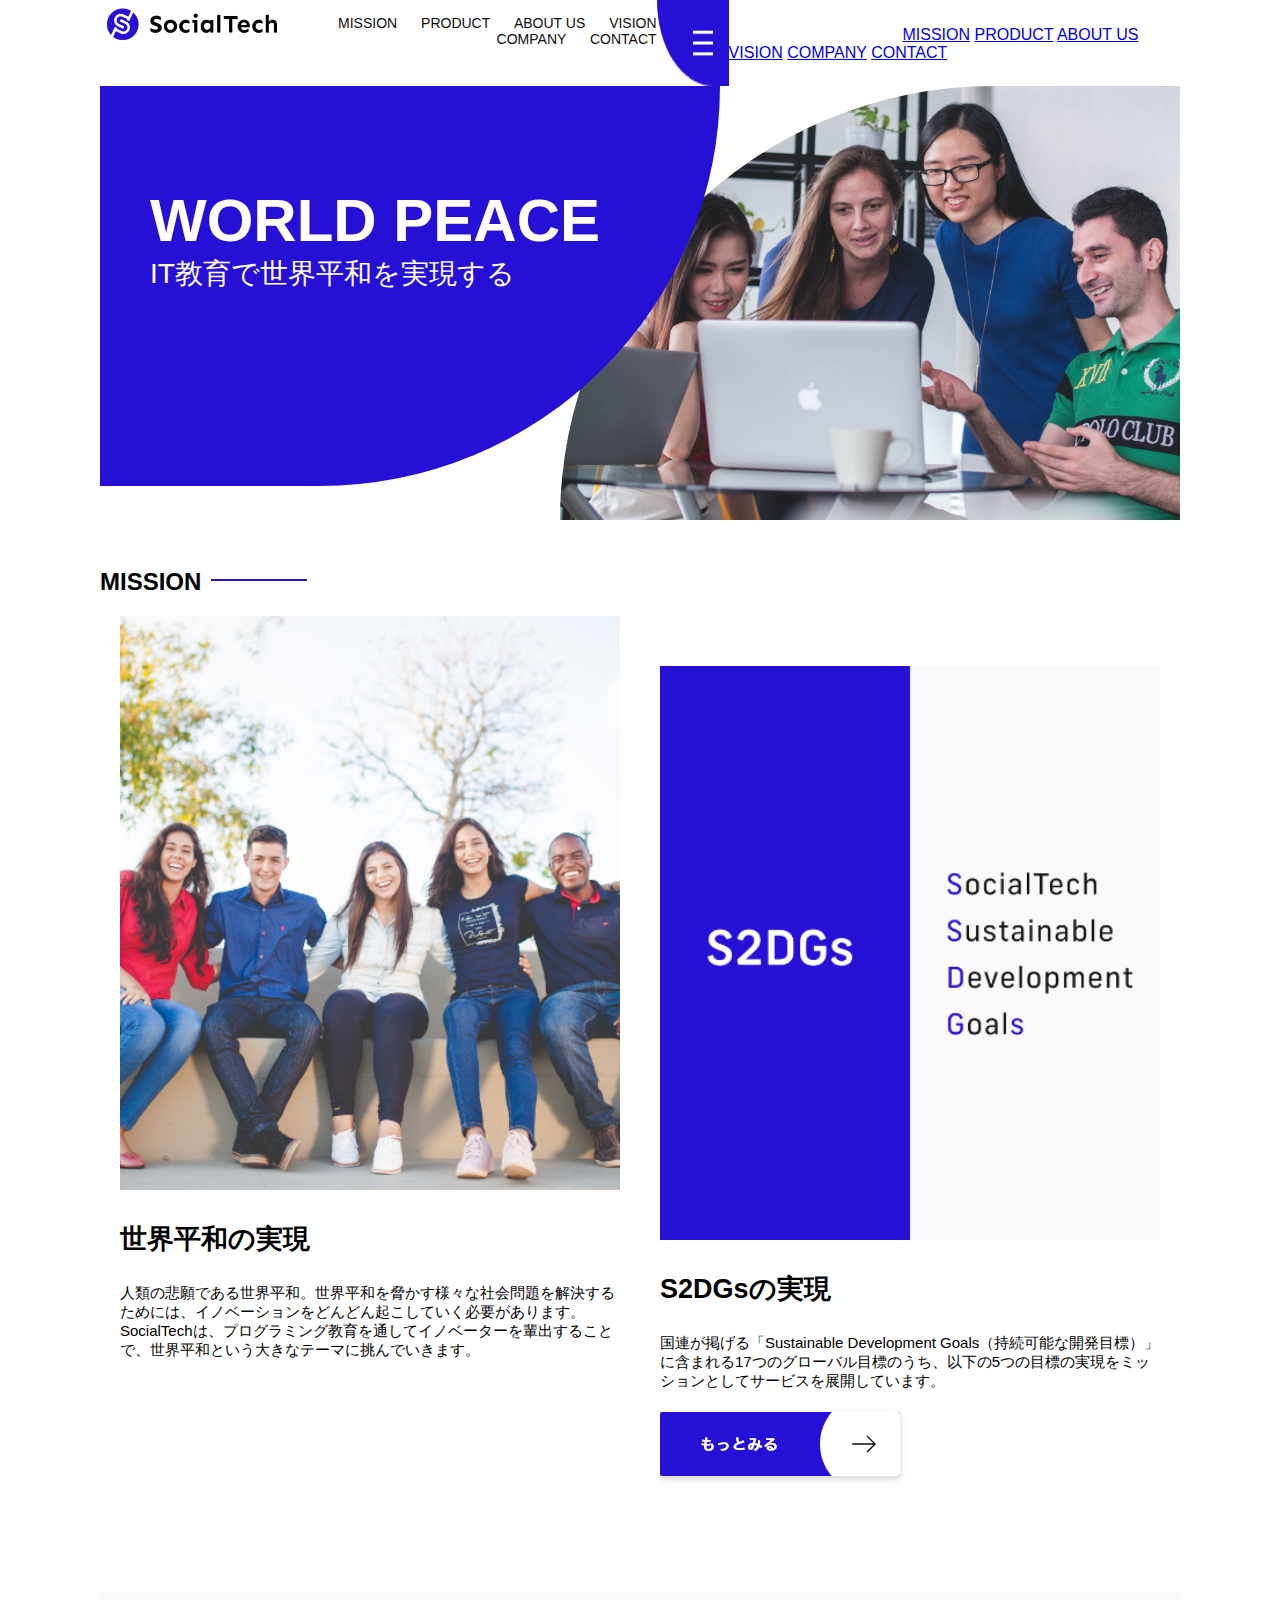
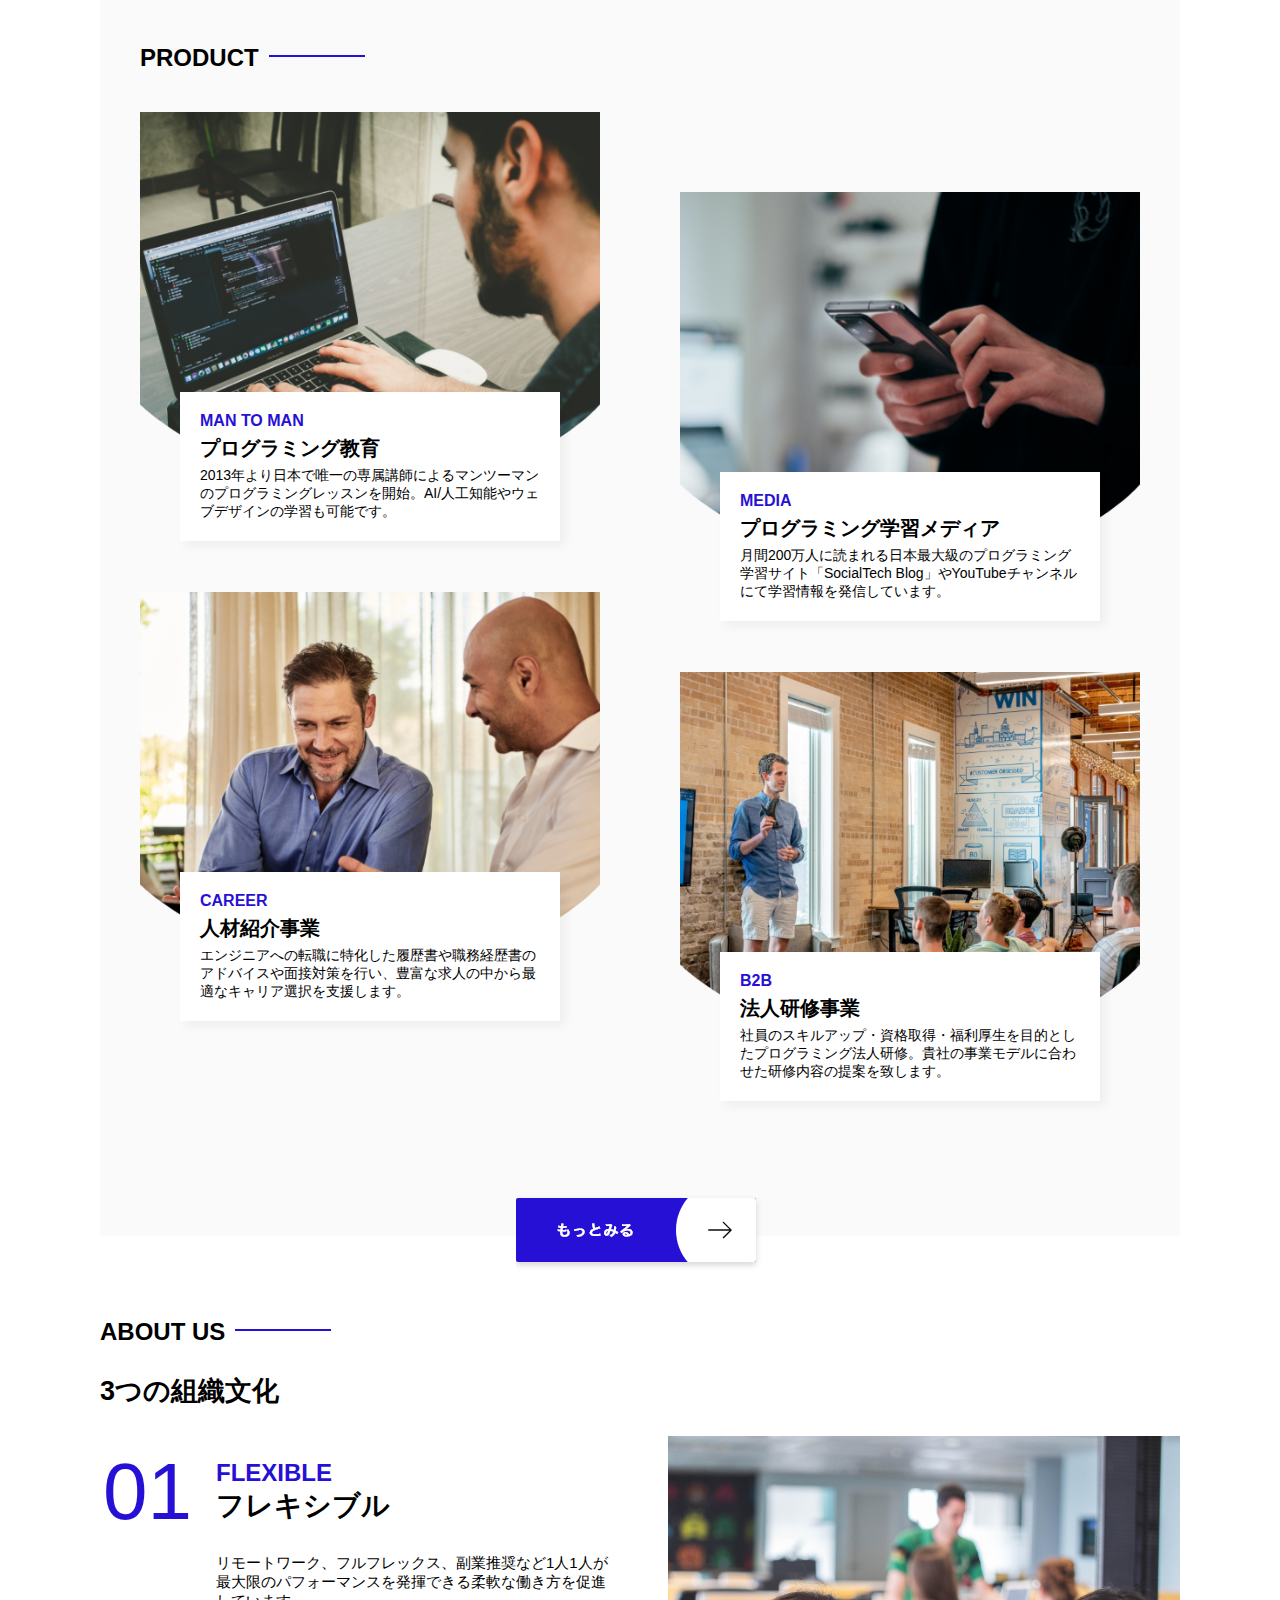
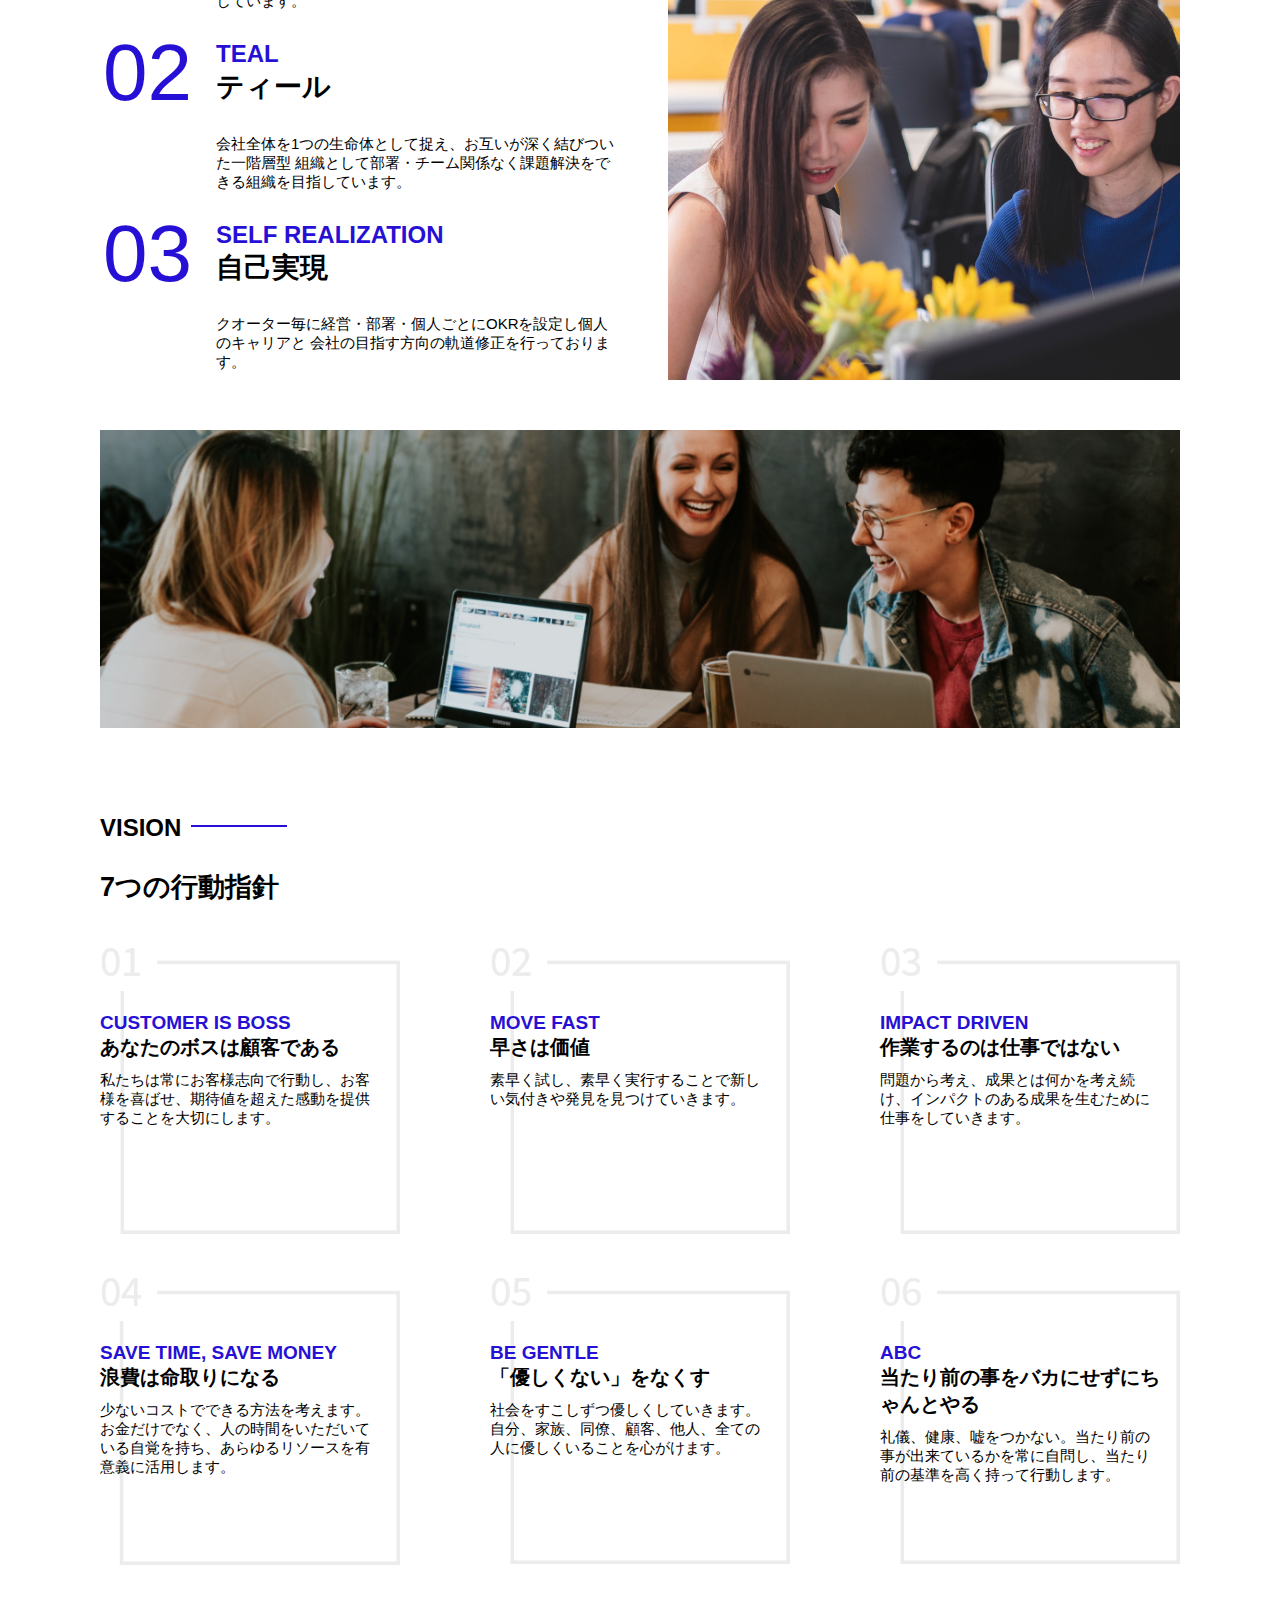
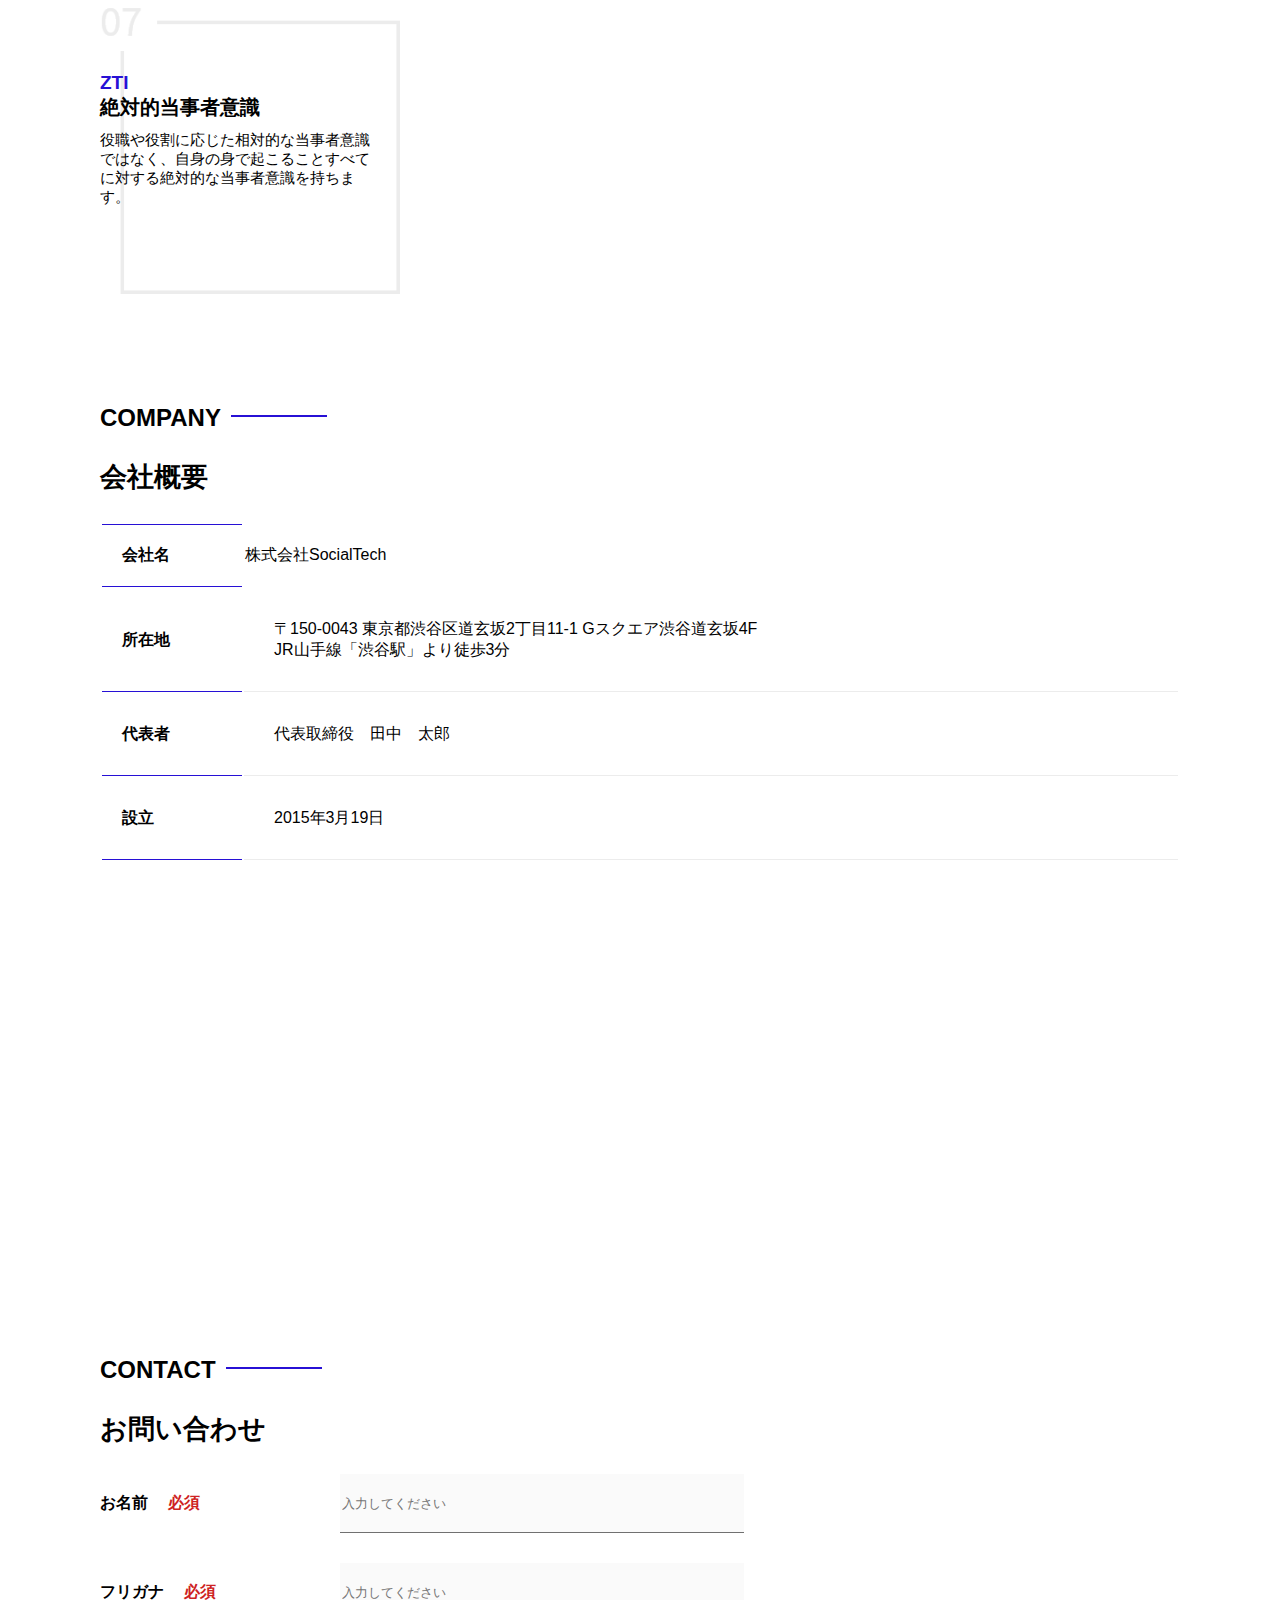
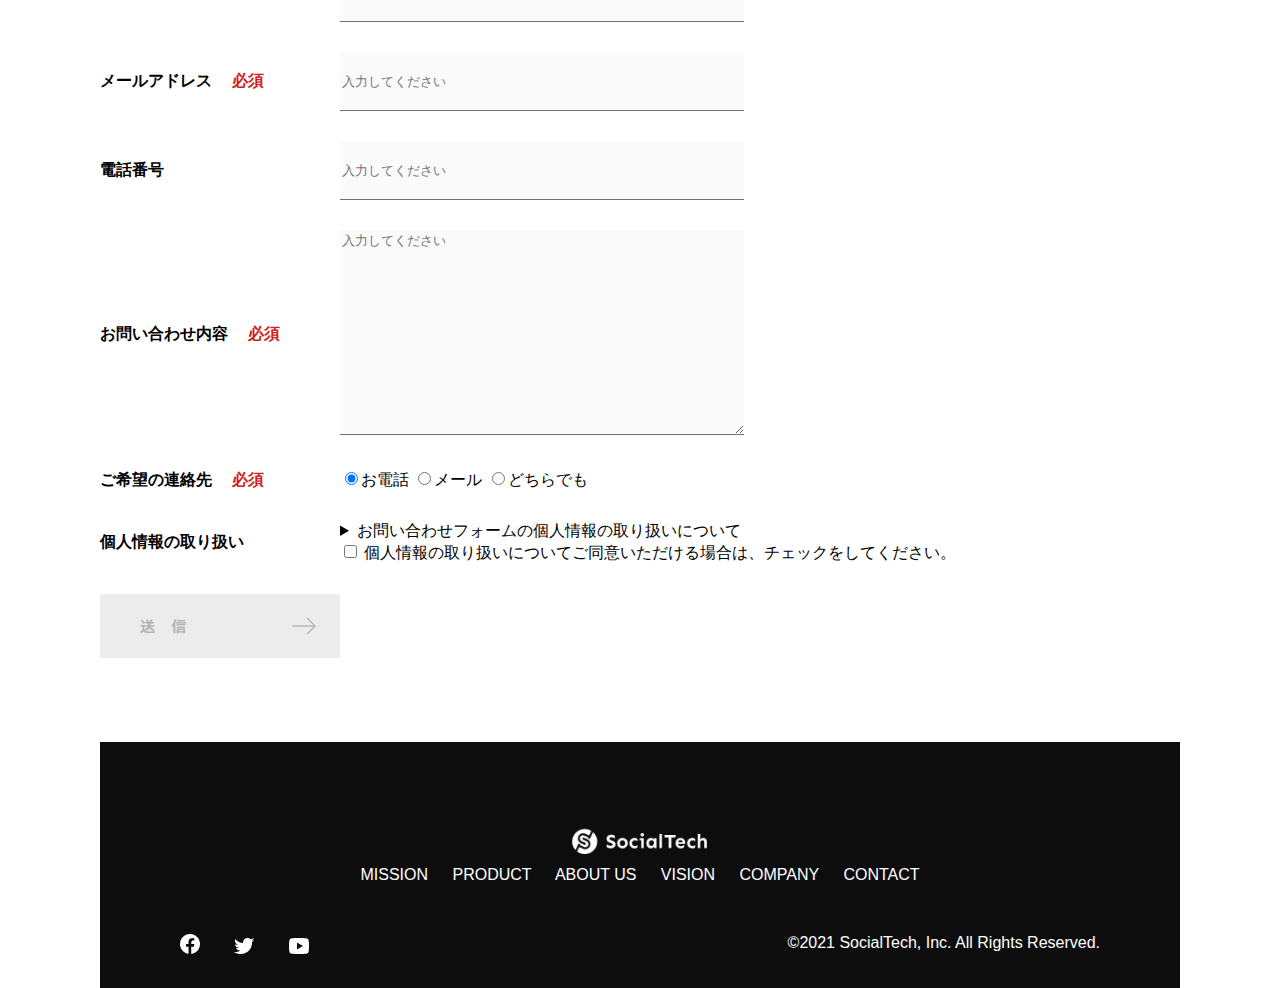
<file: socialtech/index.html>
<!DOCTYPE html>
<htme>
  <head>
    <title>SocialTech</title>
    <meta charset="utf-8">
    <meta name="description" content="SocialTechはEdTech業界のリーでイングカンパニーを目指します。"
    <meta name="viewport" content="width=device-width,initial-scale=1.0">
    <link rel="stylesheet" href="style.css">
  </head>
  <body>
    <header>
      <a href="index.html" id="logo"><img src="images/logo.png" alt="トップページに戻る"></a>

      <nav id="nav-pc">
        <a href="mission.html">MISSION</a>
        <a href="product.html">PRODUCT</a>
        <a href="index.html#aboutus">ABOUT US</a>
        <a href="index.html#vision">VISION</a>
        <a href="index.html#company">COMPANY</a>
        <a href="index.html#contact">CONTACT</a>
      </nav>
      <img id="menu-sp" src="images/button-menu.png" alt="ナビゲーションを開く" onclick="document.getElementById('nav-sp').style.display='block'">
      <nav id="nav-sp">
        <img id="close" src="images/button-close.png" alt="ナビゲーションを閉じる" onclick="document.getElementById('nav-sp').style.display='none'">
        <a id="logo-sp" href="index.html" onclick="document.getElementById('nav-sp').style.display='none'"><img
        src="images/logo-sp.png" alt="トップページに戻る"></a>
        <a class="menu" href="mission.html" onclick="document.getElementById('nav-sp').style.display='none'">MISSION</a>
        <a class="menu" href="product.html" onclick="document.getElementById('nav-sp').style.display='none'">PRODUCT</a>
        <a class="menu" href="index.html#aboutus" onclick="document.getElementById('nav-sp').style.display='none'">ABOUT US</a>
        <a class="menu" href="index.html#vision"
        onclick="document.getElementById('nav-sp').style.display='none'">VISION</a>
        <a class="menu" href="index.html#company"
        onclick="document.getElementById('nav-sp').style.display='none'">COMPANY</a>
        <a class="menu" href="index.html#contact"
        onclick="document.getElementById('nav-sp').style.display='none'">CONTACT</a>
        <div id="sns">
          <a href="https://www.facebook.com/sejuku2013"><img src="images/button-facebook.png" alt="facebookのリンク"></a>
          <a href="https://twitter.com/samuraijuku"><img src="images/button-twitter.png" alt="Twitterのリンク"></a>
          <a href="https://www.youtube.com/channel/UCCFOQO5aDK0xXam4cUQXT8g"><img src="images/button-youtube.png" alt="YouTubeのリンク"></a>
        </div>
      </nav>
    </header>

    <main>
      <article>
        <section id="main-visual">
          <div id="main-message">
            <h1>WORLD PEACE</h1>
            <p>IT教育で世界平和を実現する</p>
          </div>
          <img src="images/index/index-main.png" alt="PCの周りに集まる多国籍の仲間たち">

        </section>

        <section id="mission">
          <h2 class="index-h2">MISSION</h2>
          <div id="mission-flex">
            <div>
              <img id="mission-photo" src="images/index/index-mission.png" alt="屋外のベンチで写真を撮影する多国籍の仲間たち">
              <h3>世界平和の実現</h3>
              <p>
                人類の悲願である世界平和。世界平和を脅かす様々な社会問題を解決するためには、イノベーションをどんどん起こしていく必要があります。SocialTechは、プログラミング教育を通してイノベーターを輩出することで、世界平和という大きなテーマに挑んでいきます。
              </p>
            </div>
            <div>
              <img id="s2dgs" src="images/index/s2dgs.png" alt="S2DGs">
              <h3>S2DGsの実現</h3>
              <p>国連が掲げる「Sustainable Development Goals（持続可能な開発目標）」に含まれる17つのグローバル目標のうち、以下の5つの目標の実現をミッションとしてサービスを展開しています。</p>
              <a href="mission.html">
                <img src="images/button-more.png" alt="もっとみる">
              </a>
            </div>
          </div>
        </section>

        <section id="product">
          <h2 class="index-2">PRODUCT</h2>

          <div>
            <div id="product-left">
              <div>
                <img class="product-photo" src="images/index/index-mantoman.png" alt="PCでコードを書く男性">
                <div class="product-explain">
                  <span>MAN TO MAN</span>
                  <h3>プログラミング教育</h3>
                  <p>2013年より日本で唯一の専属講師によるマンツーマンのプログラミングレッスンを開始。AI/人工知能やウェブデザインの学習も可能です。</p>
                </div>
              </div>
              <div>
                <img class="product-photo" src="images/index/index-career.png" alt="笑顔で話し合う2人の男性">
                <div class="product-explain">
                  <span>CAREER</span>
                  <h3>人材紹介事業</h3>
                  <p>エンジニアへの転職に特化した履歴書や職務経歴書のアドバイスや面接対策を行い、豊富な求人の中から最適なキャリア選択を支援します。</p>
                </div>
              </div>
            </div>

            <div id="product-right">

              <div>
                <img class="product-photo" src="images/index/index-media.png" alt="スマートフォンを操作する人">
                <div class="product-explain">
                  <span>MEDIA</span>
                  <h3>プログラミング学習メディア</h3>
                  <p>月間200万人に読まれる日本最大級のプログラミング学習サイト「SocialTech Blog」やYouTubeチャンネルにて学習情報を発信しています。</p>
                </div>
              </div>

              <div>
                <img class="product-photo" src="images/index/index-b2b.png" slt="講演中の男性とそれを聴く人々">
                <div class="product-explain">
                  <span>B2B</span>
                  <h3>法人研修事業</h3>
                  <p>社員のスキルアップ・資格取得・福利厚生を目的としたプログラミング法人研修。貴社の事業モデルに合わせた研修内容の提案を致します。</p>
                </div>
              </div>
            </div>
          </div>

          <div>
            <a id="product-more" href="product.html">
              <img src="images/button-more.png" alt="もっとみる">
            </a>
          </div>
        </section>

        <section id="aboutus">
          <h2 class="index-h2">ABOUT US</h2>
          <h3>3つの組織文化</h3>
          <div>

            <table class="culture-table">
              <tr>
                <td>
                  <span class="culture-num">01</span>
                </td>
                <td>
                  <span class="culture-en">FLEXIBLE</span>
                  <span class="culture-jp">フレキシブル</span>
                </td>
              </tr>
              <tr>
                <td>
                  <!-- 空のセル -->
                </td>
                <td>
                  <p class="culture-description">
                    リモートワーク、フルフレックス、副業推奨など1人1人が最大限のパフォーマンスを発揮できる柔軟な働き方を促進しています。
                  </p>
                </td>
              </tr>
              <tr>
                <td>
                  <span class="culture-num">02</span>
                </td>
                <td>
                  <span class="culture-en">TEAL</span>
                  <span class="culture-jp">ティール</span>
                </td>  
              </tr>
              <tr>
                <td>
                  <!-- 空のセル -->
                </td>
                <td>
                  <p class="culture-description">
                    会社全体を1つの生命体として捉え、お互いが深く結びついた一階層型
                   組織として部署・チーム関係なく課題解決をできる組織を目指しています。
                  </p>
                </td>
              </tr>
              <tr>
                <td>
                  <span class="culture-num">03</span>
                </td>
                <td>
                  <span class="culture-en">SELF REALIZATION</span>
                  <span class="culture-jp">自己実現</span>
                </td>
              </tr>
              <tr>
                <td>
                  <!-- 空のセル -->
                </td>
                <td>
                  <p class="culture-description">
                    クオーター毎に経営・部署・個人ごとにOKRを設定し個人のキャリアと
                   会社の目指す方向の軌道修正を行っております。
                  </p>
                </td>
              </tr>
            </table>
            <img class="culture-img" src="images/index/index-aboutus1.png" alt="笑顔で話し合う2人の女性">

          </div>
          <img class="culture-img2" src="images/index/index-aboutus2.png" alt="笑顔で話し合う３人の男女">

        </section>

        <section id="vision">
          <h2 class="index-h2">VISION</h2>
          <h3>7つの行動指針</h3>
          <div>

            <div class="vision-box">
              <img src="images/index/vision-01.png" alt="01">
              <span>
                <h4>CUSTOMER IS BOSS</h4>
                <h5>あなたのボスは顧客である</h5>
                <p>私たちは常にお客様志向で行動し、お客様を喜ばせ、期待値を超えた感動を提供することを大切にします。</p>
              </span>
            </div>

            <div class="vision-box">
              <img src="images/index/vision-02.png" alt="02">
              <span>
                <h4>MOVE FAST</h4>
                <h5>早さは価値</h5>
                <p>素早く試し、素早く実行することで新しい気付きや発見を見つけていきます。</p>
              </span>
            </div>

            <div class="vision-box">
              <img src="images/index/vision-03.png" alt="03">
              <span>
                <h4>IMPACT DRIVEN</h4>
                <h5>作業するのは仕事ではない</h5>
                <p>問題から考え、成果とは何かを考え続け、インパクトのある成果を生むために仕事をしていきます。</p>
              </span>
            </div>

            <div class="vision-box">
              <img src="images/index//vision-04.png" alt="04">
              <span>
                <h4>SAVE TIME, SAVE MONEY</h4>
                <h5>浪費は命取りになる</h5>
                <p>少ないコストでできる方法を考えます。お金だけでなく、人の時間をいただいている自覚を持ち、あらゆるリソースを有意義に活用します。</p>
              </span>
            </div>

            <div class="vision-box">
              <img src="images/index/vision-05.png" alt="05">
              <span>
                <h4>BE GENTLE</h4>
                <h5>「優しくない」をなくす</h5>
                <p>社会をすこしずつ優しくしていきます。自分、家族、同僚、顧客、他人、全ての人に優しくいることを心がけます。</p>
              </span>
            </div>

            <div class="vision-box">
              <img src="images/index/vision-06.png" alt="06">
              <span>
                <h4>ABC</h4>
                <h5>当たり前の事をバカにせずにちゃんとやる</h5>
                <p>礼儀、健康、嘘をつかない。当たり前の事が出来ているかを常に自問し、当たり前の基準を高く持って行動します。</p>
              </span>
            </div>

            <div class="vision-box">
              <img src="images/index/vision-07.png" alt="07">
              <span>
                <h4>ZTI</h4>
                <h5>絶対的当事者意識</h5>
                <p>役職や役割に応じた相対的な当事者意識ではなく、自身の身で起こることすべてに対する絶対的な当事者意識を持ちます。</p>
              </span>
            </div>

          </div>
        </section>

        <!-- COMPANY -->
        <section id="company">
          <h2 class="index-h2">COMPANY</h2>
          <h3>会社概要</h3>

          <table id="company-table">
            <tr>
              <th class="tableheader-first">会社名</th>
              <td class="cell-firsr">株式会社SocialTech</td>
            </tr>
            <tr>
              <th class="tableheader">所在地</th>
              <td class="cell">〒150-0043 東京都渋谷区道玄坂2丁目11-1 Gスクエア渋谷道玄坂4F<br>JR山手線「渋谷駅」より徒歩3分</td> 
            </tr>
            <tr>
              <th class="tableheader">代表者</th>
              <td class="cell">代表取締役　田中　太郎</td>
            </tr>
            <tr>
              <th class="tableheader">設立</th>
              <td class="cell">2015年3月19日</td>
            </tr>
          </table>
          <iframe src="https://www.google.com/maps/embed?pb=!1m18!1m12!1m3!1d2725.9899592797015!2d139.69389465956507!3d35.65812032570027!2m3!1f0!2f0!3f0!3m2!1i1024!2i768!4f13.1!3m3!1m2!1s0x60188b55ffeee63f%3A0x73330361de4fb84f!2z44CSMTUwLTAwNDMg5p2x5Lqs6YO95riL6LC35Yy66YGT546E5Z2C77yS5LiB55uu77yR77yR4oiSMSBHIDRm!5e0!3m2!1sja!2sjp!4v1699768546402!5m2!1sja!2sjp" width="600" height="450" style="border:0;" allowfullscreen="" loading="lazy" referrerpolicy="no-referrer-when-downgrade">
          </iframe>
        </section>

        <section id="contact">
          <h2 class="index-h2">CONTACT</h2>
          <h3>お問い合わせ</h3>
          
          <form>
            <div>
              <div class="contact-heading">
                <label class="contact-label">お名前<span class="contact-span">必須</span></label>
              </div>
              <div>
                <input type="text" name="name" placeholder="入力してください" class="contact-textbox">
              </div>
            </div>

            <div>
              <div class="contact-heading">
                <label class="contact-label">フリガナ<span class="contact-span">必須</span></label>
              </div>
              <div>
                <input type="text" name="hurigana" placeholder="入力してください" class="contact-textbox">
              </div>
            </div>
            <div>
              <div class="contact-heading">
                <label class="contact-label">メールアドレス<span class="contact-span">必須</span></label>
              </div>
              <div>
                <input type="text" name="email" placeholder="入力してください" class="contact-textbox">
              </div>
            </div>
            <div>
              <div class="contact-heading">
                <label class="contact-label">電話番号</label>
              </div>
              <div>
                <input type="text" name="tel" placeholder="入力してください" class="contact-textbox">
              </div>
            </div>
            <div>
              <div class="contact-heading">
                <label class="contact-label">お問い合わせ内容<span class="contact-span">必須</span></label>
              </div>
              <div>
                <textarea class="contact-textarea" placeholder="入力してください" name="message"></textarea>
              </div>
            </div>

            <div>
              <div class="contact-heading">
                <label class="contact-label">ご希望の連絡先<span class="contact-span">必須</span></label>
              </div>
              <div>
                <input class="radiobutton" type="radio" value="tel" name="contact" checked><label>お電話</label>
                <input class="rediobutton" type="radio" value="mail" name="contact"><label>メール</label>
                <input class="radiobutton" type="radio" value="both" name="contact"><label>どちらでも</label>
              </div>
            </div>

            <div>
              <div class="contact-heading">
                <label class="contact-label">個人情報の取り扱い</label>
              </div>
              <div>
                <details>
                  <summary>お問い合わせフォームの個人情報の取り扱いについて</summary>
                  <div>
                    <span>１．組織の名称又は氏名</span><br>
                    株式会社SocialTech<br><br>
                    <span>２．個人情報保護管理者（若しくはその代理人）の氏名又は職名、所属及び連絡先
                      鈴木 一郎 コーポレート部</span><br>
                      メールアドレス：support@socialtech.net<br>
                   TEL：03-xxxx-xxxx<br>
                   <span>３．個人情報の利用目的</span><br>
                   ・本サービス及び本サービスに関連する情報の提供又はそれらに関する連絡のため<br>
                   ・ユーザーの本人確認のため<br>
                   ・当社サービスのご案内のため<br>
                   ・当社の商品等の広告または宣伝（電子メールによるものを含むものとします。）<br><br>
                   <span>４．個人情報の取り扱い業務の委託</span><br>
                   個人情報の取扱業務の全部または一部を外部に業務委託する場合があります。<br>
                   その際、弊社は、個人情報を適切に保護できる管理体制を敷き実行していることを条件として<br>
                   委託先を厳選したうえで、機密保持契約を委託先と締結し、お客様の個人情報を厳密に管理させます。<br><br>
                   <span>５．個人情報の開示等の請求</span><br>
                   お客様は、弊社に対してご自身の個人情報の開示等（利用目的の通知、開示、内容の訂正・追加・削除、利用の停止または消去、第三者への提供の停止）に関して、当社問合わせ窓口に申し出ることができます。<br>
                   その際、弊社はお客様ご本人を確認させていただいたうえで、合理的な期間内に対応いたします。<br><br>
                   なお、個人情報に関する弊社問合わせ先は、次の通りです。<br><br>
                   株式会社SocialTech　個人情報問合せ窓口<br>
                   〒150-0043　東京都渋谷区道玄坂2丁目11-1 Ｇスクエア渋谷道玄坂 4F<br>
                   メールアドレス：support@socialtech.net　TEL：03-xxxx-xxxx<br><br>
                   <span>６．個人情報を提供されることの任意性について</span><br><br>
                   お客様がご自身の個人情報を弊社に提供されるか否かは、お客様のご判断によりますが、もしご提供されない場合には、適切なサービスが提供できない場合がありますので予めご了承ください。
                  </div>
                </details>
                <input type="checkbox" name="agree">
                <span>個人情報の取り扱いについてご同意いただける場合は、チェックをしてください。</span>
              </div>
            </div>
            <input type="image" src="images/button-submit.png" alt="送信する">
          </form>
        </section>
      </article>
      <footer>
        <div id="footer-log">
          <img src="images/logo-sp.png" alt="SocialTech">
        </div>
        <div id="footer-link">
          <a href="mission.html">MISSION</a>
          <a href="product.html">PRODUCT</a>
          <a href="index.html#aboutus">ABOUT US</a>
          <a href="index.html#vision">VISION</a>
          <a href="index.html#company">COMPANY</a>
          <a href="index.html#contact">CONTACT</a>
        </div>
        <div id="sns-footer">
          <a href="https://www.facebook.com/sejuku2013"><img src="images/button-facebook.png" alt="facebookのリンク"></a>
          <a href="https://twitter.com/samuraijuku"><img src="images/button-twitter.png" alt="Twitterのリンク"></a>
          <a href="https://www.youtube.com/channel/UCCFOQO5aDK0xXam4cUQXT8g"><img src="images/button-youtube.png" alt="YouTubeのリンク"></a>
          <span id="copyright">&copy;2021 SocialTech, Inc. All Rights Reserved.</span>
        </div>
      </footer>
    </main>
  </body>
</htme>
</file>
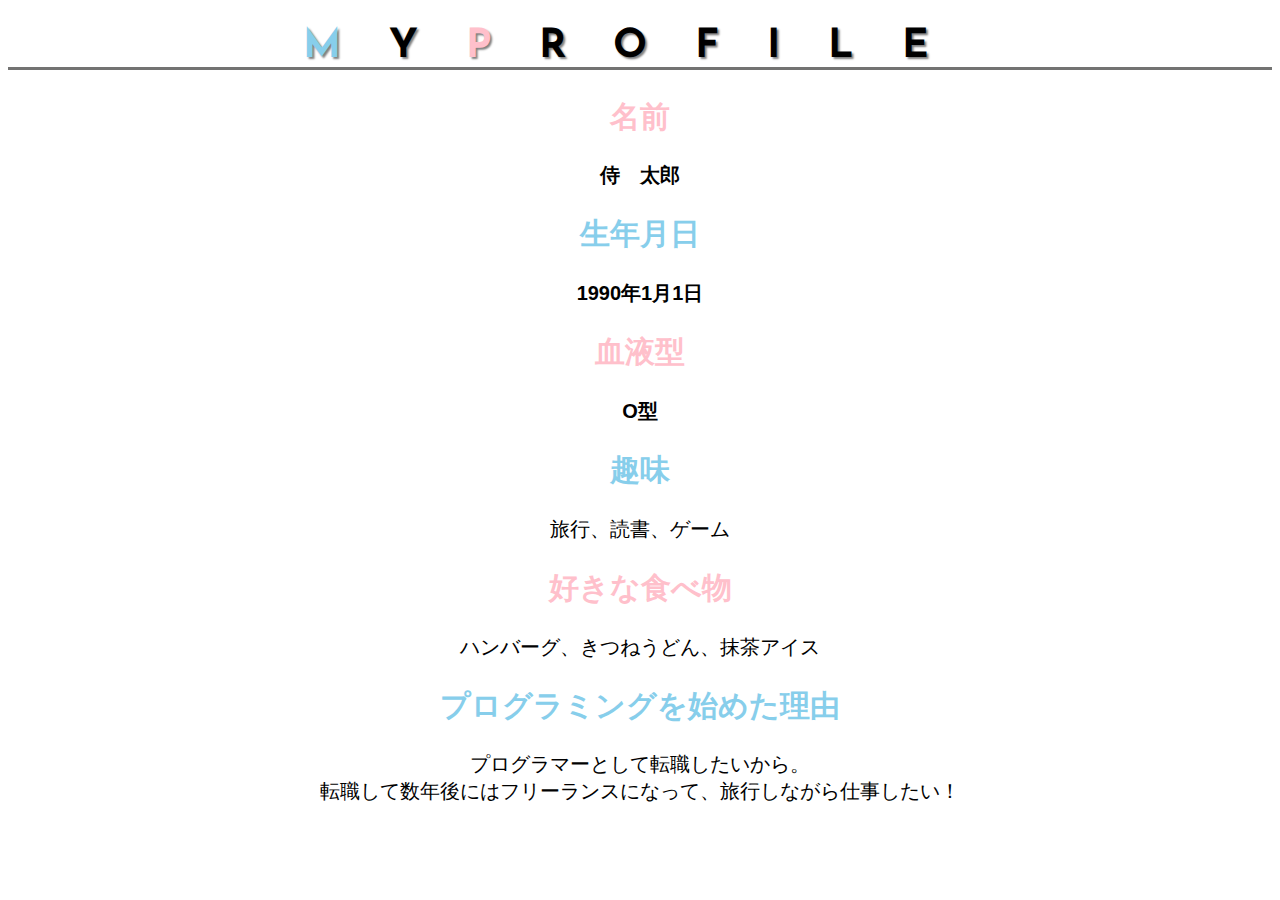
<file: kadai_014/kadai_014.html>
<!DOCTYPE html>
<html>
<head>
  <title>14章課題</title>
  <meta name="description" content="このページは14章の課題です">
  <meta charset="utf-8">
  <link rel="stylesheet" href="style.css">
  <link rel="preconnect" href="https://fonts.googleapis.com">
  <link rel="preconnect" href="https://fonts.gstatic.com" crossorigin>
  <link href="https://fonts.googleapis.com/css2?family=Josefin+Sans:ital,wght@0,100;1,100&family=Noto+Sans+JP&display=swap" rel="stylesheet">
</head>
<body>
  <h1><span class="text-skyblue">M</span>Y<span class="text-pink">P</span>ROFILE</h1>
  <div id="basic">
  <h2 class="pink">名前</h2>
  <p class="child">侍　太郎</p>
   <h2 class="skyblue">生年月日</h2>
   <p class="child">1990年1月1日</p>
    <h2 class="pink">血液型</h2>
    <p class="child">O型</p>
    </div>
  <h2 class="skyblue">趣味</h2>
  <p>旅行、読書、ゲーム</p>
  <h2 class="pink">好きな食べ物</h2>
  <p>ハンバーグ、きつねうどん、抹茶アイス</p>
  <h2 class="skyblue">プログラミングを始めた理由</h2>
  <p>プログラマーとして転職したいから。<br>
    転職して数年後にはフリーランスになって、旅行しながら仕事したい！</p>
</body>
</html>
</file>
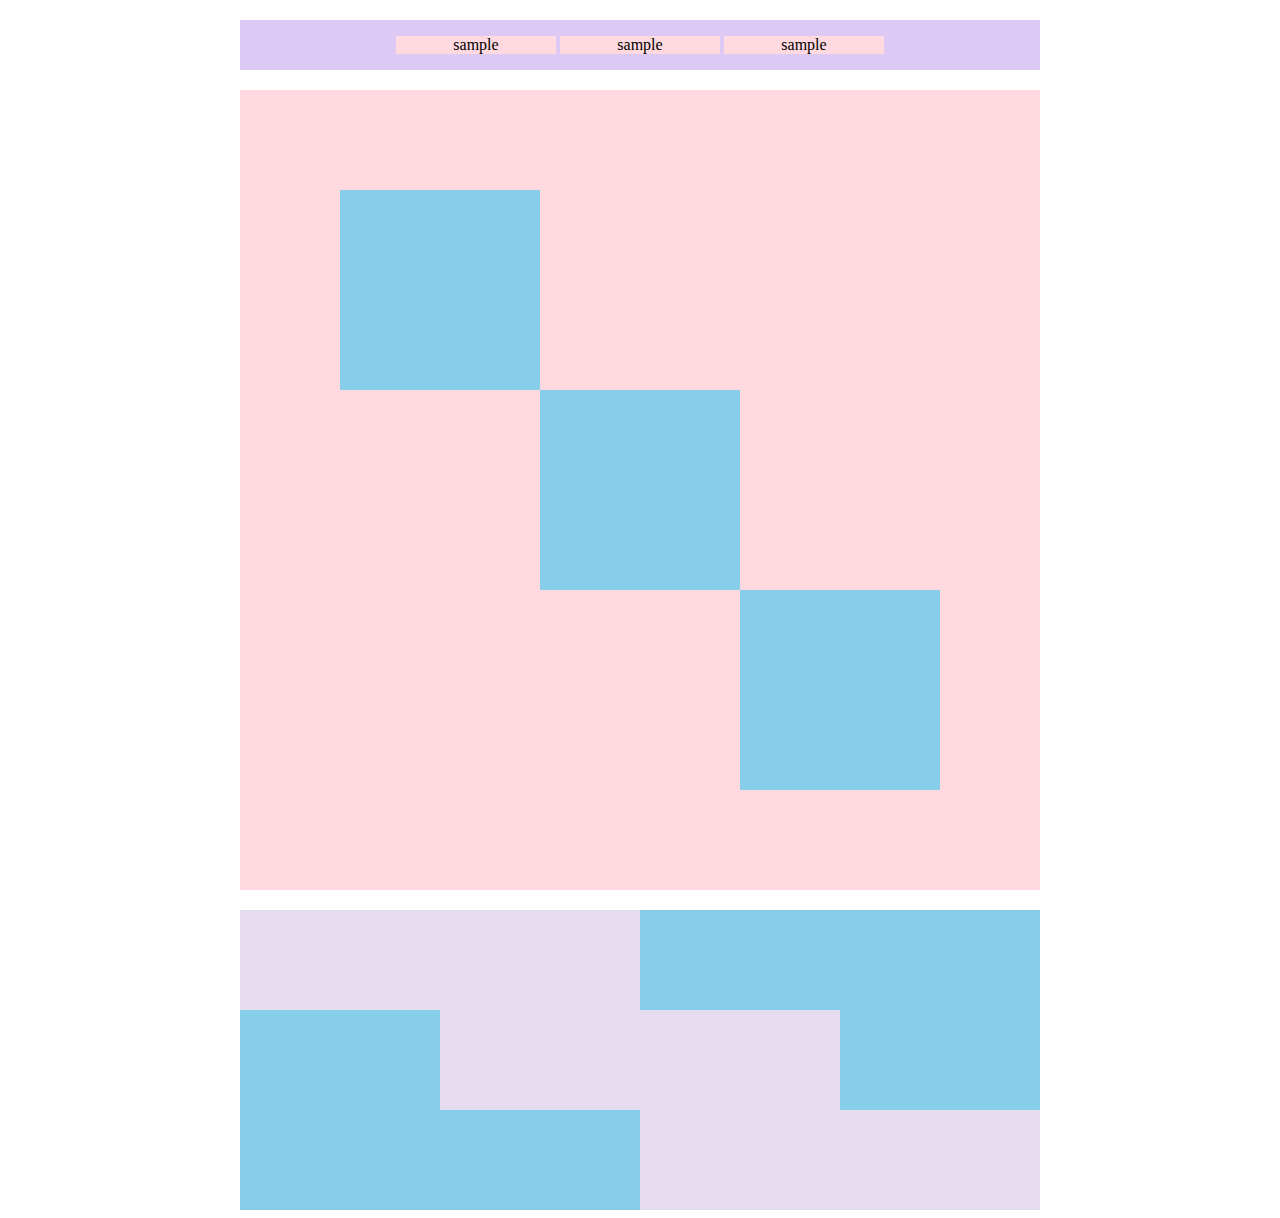
<file: kadai_018/kadai_018.html>
<!DOCTYPE html>
<html>
  <head>
    <title>18章課題</title>
    <meta name="description" content="このページは18章の課題です。">
    <meta charset="utf-8">
    <link rel="stylesheet" href="satyle.css">
  </head>
  <body>
    <div id="top">
      <p class="top-child">sample</p>
      <p class="top-child">sample</p>
      <p class="top-child">sample</p>
    </div>
    <div id="middle">
      <div id="middle-child01"></div>
      <div id="middle-child02"></div>
      <div id="middle-child03"></div>
    </div>
    <div id="bottom">
      <div id="bottom-child01"></div>
      <div id="bottom-child02"></div>
      <div id="bottom-child03"></div>
    </div>
  </body>
</html>
</file>
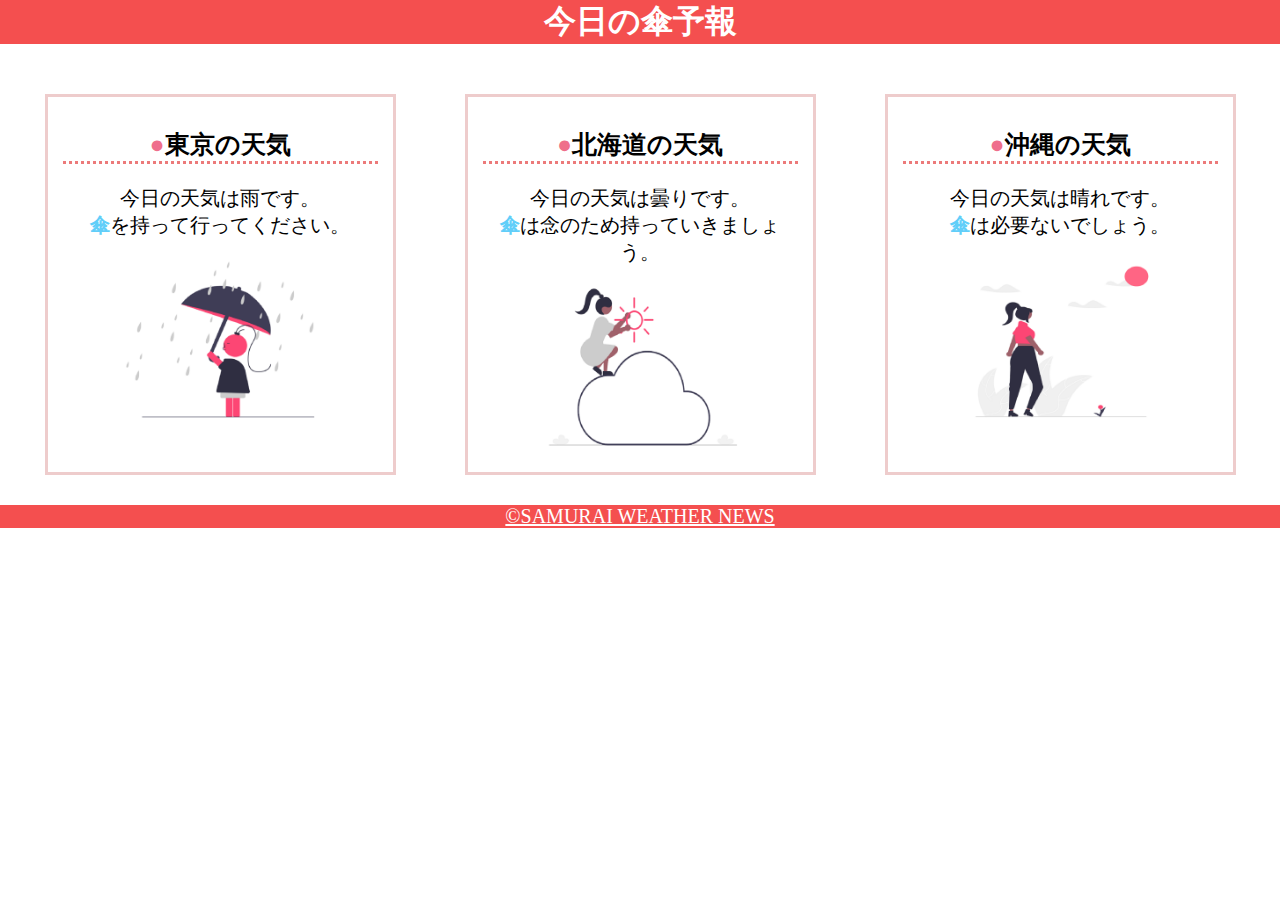
<file: kadai_022/kadai_022.html>
<!DOCTYPE htme>
<html>
  <head>
    <title>22章課題</title>
    <meta name="description" content="このページは22章の課題です。">
    <meta cherset="utf-8">
    <meta name="viewport" content="width=device-width,initial-scale=1.0">
    <link rel="stylesheet" href="style.css">
  </head>
  <body>
    <header>
      <h1>今日の傘予報</h1>
    </header>
    <main>
      <div id="parent">
        <div class="contents">
          <h2>東京の天気</h2>
          <p>今日の天気は雨です。</p>
          <p>傘を持って行ってください。</p>
          <img src="images/rainy.png">
        </div>
        <div class="contents">
          <h2>北海道の天気</h2>
          <p>今日の天気は曇りです。</p>
          <p>傘は念のため持っていきましょう。</p>
          <img src="images/cloudy.png">
        </div>
        <div class="contents">
          <h2>沖縄の天気</h2>
          <p>今日の天気は晴れです。</p>
          <p>傘は必要ないでしょう。</p>
          <img src="images/sunny.png">
        </div>
      </div>
    </main>
    <footer>
      <a href=https://www.sejuku.net/corp/">&copy;SAMURAI WEATHER NEWS</a>
    </footer>
  </body>
</html>
</file>
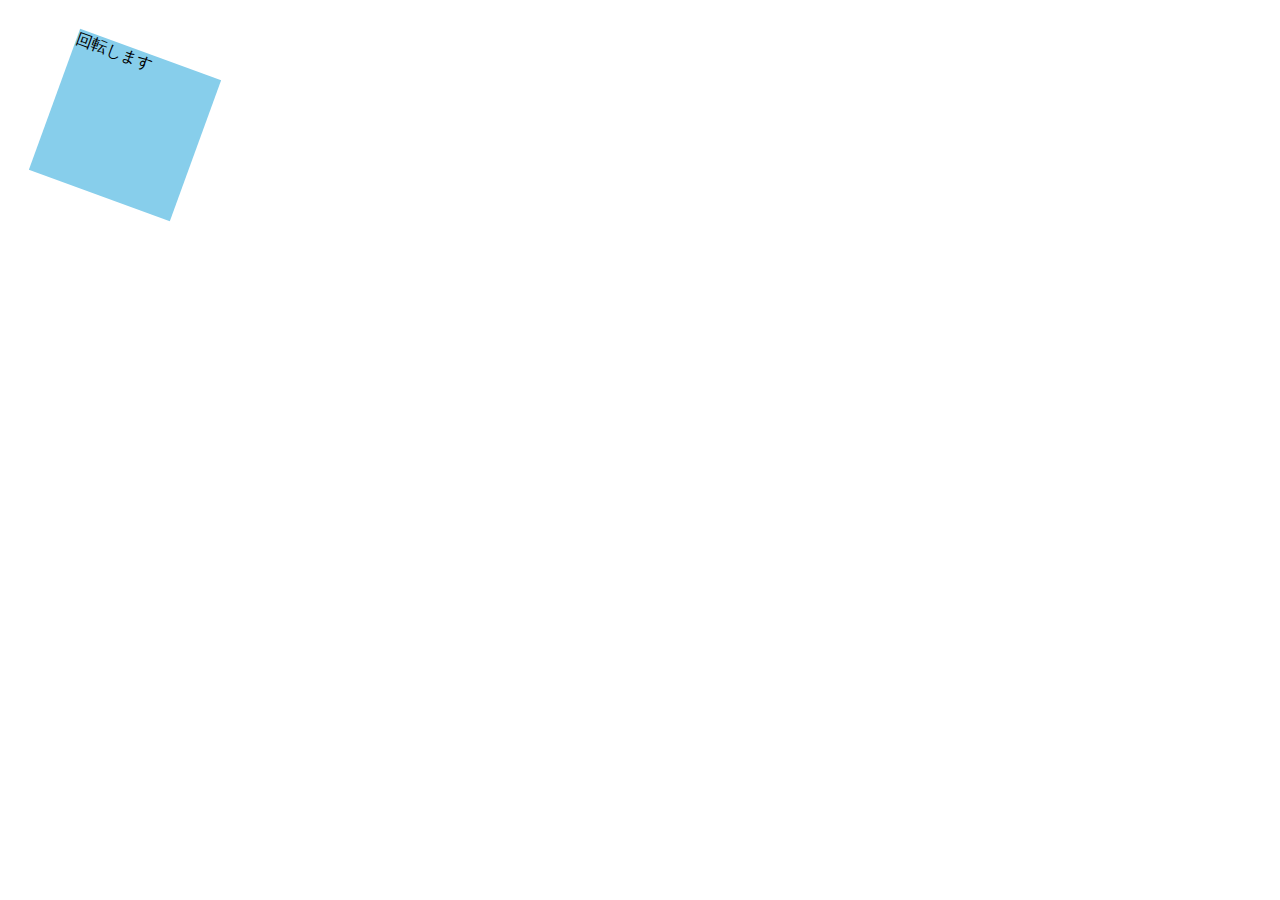
<file: kadai_mdn_css/mdn.html>
<!DOCTYPE html>
<html>
  <head>
    <style>
      div{
        position:absolute;
        left:50px;
        top:50px;
        width:150px;
        height:150px;
        background-color: skyblue;
        transform: rotate(20deg);
      }
          
    </style>

  </head>

  <body>
    <div>
      回転します
    </div>
  </body>
</html>
</file>
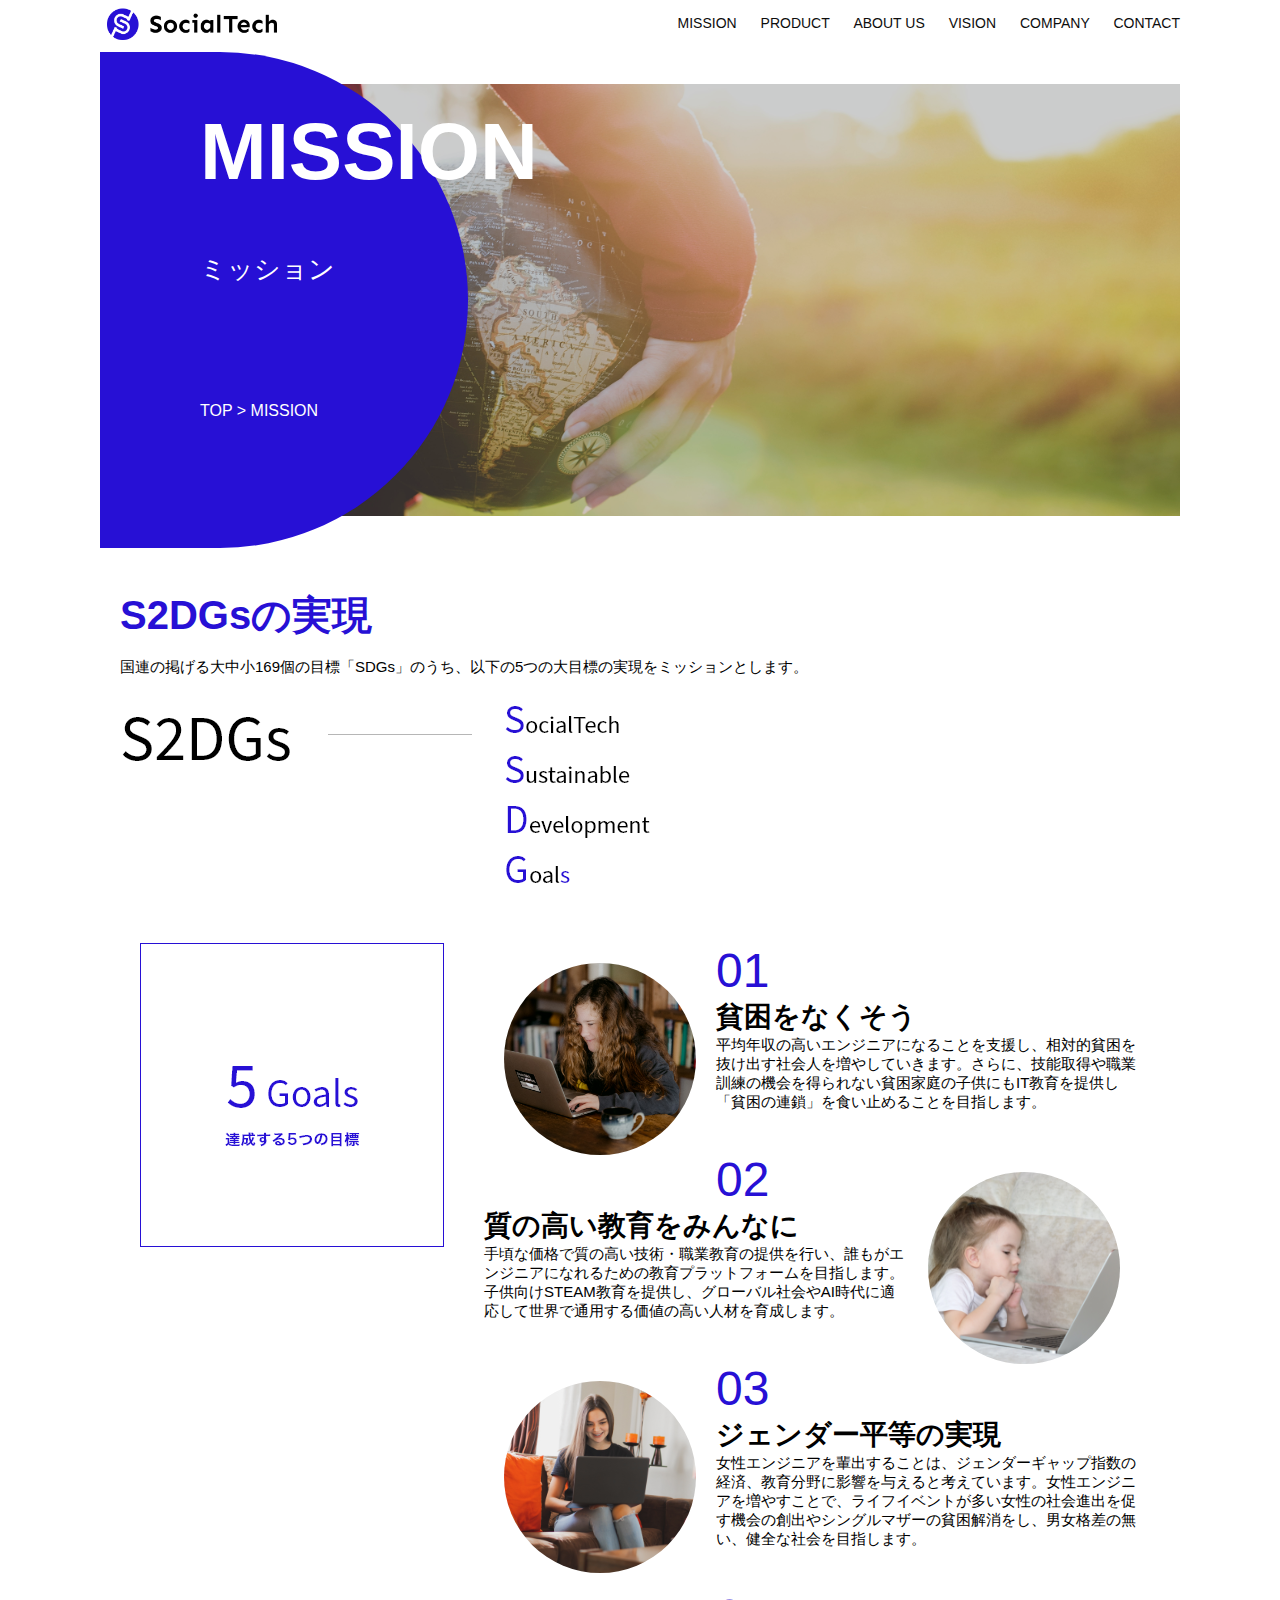
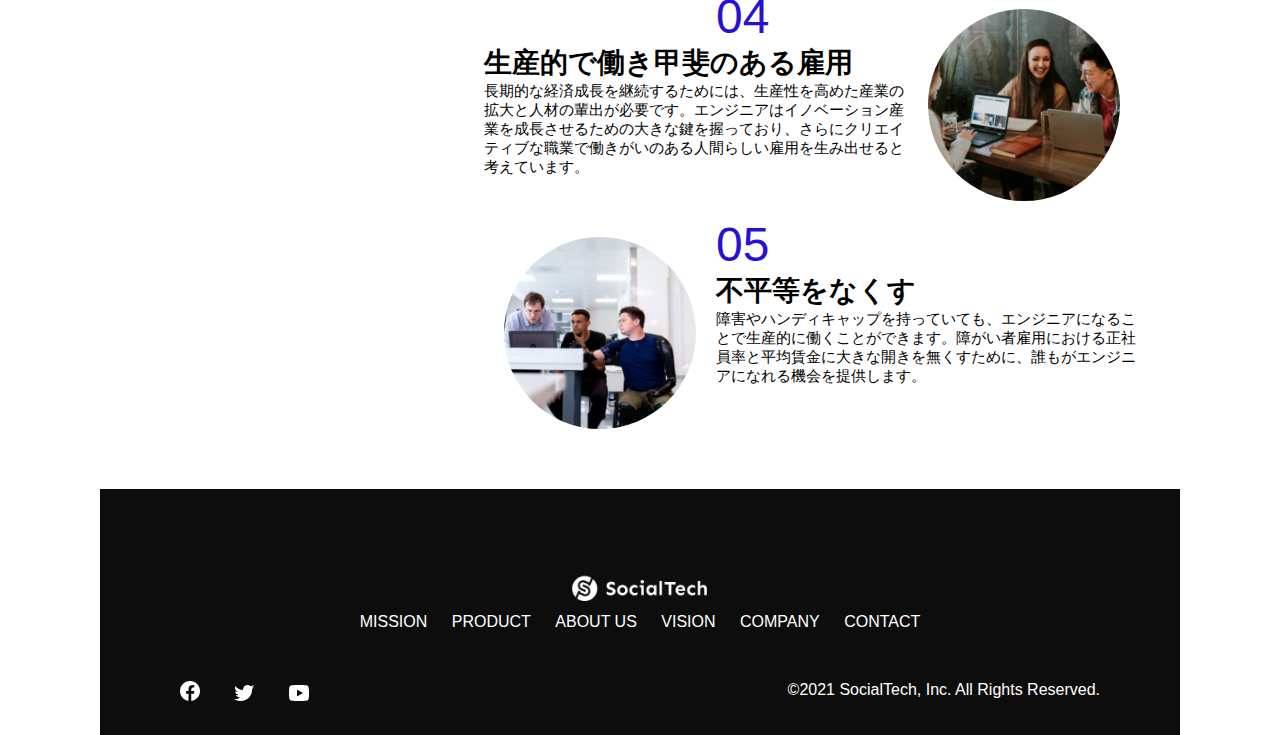
<file: kadai_tutorial_output/mission.html>
<!DOCTYPE html>
<html>
  <head>
    <title>SocialTech - ミッション -</title>
    <meta charset="utf-8">
    <meta name="description" content="SocialTechが目指す5つの目標（S2DGs）を紹介します">
    <meta name="viewport" content="width=device-width,initial-scale=1.0">
    <link rel="stylesheet" href="style.css">
  </head>

  <body>
    <header>
      <a href="index.html" id="logo"><img src="images/logo.png" alt="トップページに戻る"></a>

      <nav id="nav-pc">
        <a href="mission.html">MISSION</a>
        <a href="product.html">PRODUCT</a>
        <a href="index.html#aboutus">ABOUT US</a>
        <a href="index.html#vision">VISION</a>
        <a href="index.html#company">COMPANY</a>
        <a href="index.html#contact">CONTACT</a>
      </nav>
      <img id="menu-sp" src="images/button-menu.png" alt="ナビゲーションを開く" onclick="document.getElementById('nav-sp').style.display='block'">
      <nav id="nav-sp">
        <img id="close" src="images/button-close.png" alt="ナビゲーションを閉じる" onclick="document.getElementById('nav-sp').style.display='none'">
        <a id="logo-sp" href="index.html" onclick="document.getElementById('nav-sp').style.display='none'"><img
        src="images/logo-sp.png" alt="トップページに戻る"></a>
        <a class="menu" href="mission.html" onclick="document.getElementById('nav-sp').style.display='none'">MISSION</a>
        <a class="menu" href="product.html" onclick="document.getElementById('nav-sp').style.display='none'">PRODUCT</a>
        <a class="menu" href="index.html#aboutus" onclick="document.getElementById('nav-sp').style.display='none'">ABOUT US</a>
        <a class="menu" href="index.html#vision"
        onclick="document.getElementById('nav-sp').style.display='none'">VISION</a>
        <a class="menu" href="index.html#company"
        onclick="document.getElementById('nav-sp').style.display='none'">COMPANY</a>
        <a class="menu" href="index.html#contact"
        onclick="document.getElementById('nav-sp').style.display='none'">CONTACT</a>
        <div id="sns">
          <a href="https://www.facebook.com/sejuku2013"><img src="images/button-facebook.png" alt="facebookのリンク"></a>
          <a href="https://twitter.com/samuraijuku"><img src="images/button-twitter.png" alt="Twitterのリンク"></a>
          <a href="https://www.youtube.com/channel/UCCFOQO5aDK0xXam4cUQXT8g"><img src="images/button-youtube.png" alt="YouTubeのリンク"></a>
        </div>
      </nav>
    </header>

    <main>
      <article>
        <section id="mission-main">
          <div id="mission-title">
            <h1>MISSION</h1>
            <span>ミッション</span>
            <div>TOP > MISSION</div>
          </div>
        </section>

        <section id="mission-s2dgs">
          <h2 class="mission-h2">S2DGsの実現</h2>
          <p>国連の掲げる大中小169個の目標「SDGs」のうち、以下の5つの大目標の実現をミッションとします。</p>
          <img src="images/mission/mission-s2dgs.png" alt="S2DGs">
        </section>

        <section id="mission-5goals">
          <div>
            <img id="s2dgs-image" src="images/mission/mission-5goals.png" alt="5Goals">
          </div>

          <div>
            <div>
              <img class="fivegoals-image-left" src="images/mission/mission-5goals01.png" alt="PCを操作する女の子">
              <span class="fivegoals-number">01</span>
              <h3 class="fivegoals-h3">貧困をなくそう</h3>
              <p class="fivegoals-p">
                平均年収の高いエンジニアになることを支援し、相対的貧困を抜け出す社会人を増やしていきます。さらに、技能取得や職業訓練の機会を得られない貧困家庭の子供にもIT教育を提供し「貧困の連鎖」を食い止めることを目指します。
              </p>
           </div>

            <div>
              <img class="fivegoals-image-right" src="images/mission/mission-5goals02.png" alt="PCを見つめる小さい女の子">
              <span class="fivegoals-number">02</span>
              <h3 class="fivegoals-h3">質の高い教育をみんなに</h3>
              <p class="fivegoals-p">
                手頃な価格で質の高い技術・職業教育の提供を行い、誰もがエンジニアになれるための教育プラットフォームを目指します。子供向けSTEAM教育を提供し、グローバル社会やAI時代に適応して世界で通用する価値の高い人材を育成します。 
             </p>
            </div>

            <div>
              <img class="fivegoals-image-left" src="images/mission/mission-5goals03.png" alt="PCを操作する女性">
              <span class="fivegoals-number">03</span>
              <h3 class="fivegoals-h3">ジェンダー平等の実現</h3>
              <p class="fivegoals-p">
                女性エンジニアを輩出することは、ジェンダーギャップ指数の経済、教育分野に影響を与えると考えています。女性エンジニアを増やすことで、ライフイベントが多い女性の社会進出を促す機会の創出やシングルマザーの貧困解消をし、男女格差の無い、健全な社会を目指します。 
              </p>
            </div>

            <div>
              <img class="fivegoals-image-right" src="images/mission/mission-5goals04.png" alt="笑顔で話し合う3人の男女">
              <span class="fivegoals-number">04</span>
              <h3 class="fivegoals-h3">生産的で働き甲斐のある雇用</h3>
              <p class="fivegoals-p">
                長期的な経済成長を継続するためには、生産性を高めた産業の拡大と人材の輩出が必要です。エンジニアはイノベーション産業を成長させるための大きな鍵を握っており、さらにクリエイティブな職業で働きがいのある人間らしい雇用を生み出せると考えています。
              </p>
            </div>
            
            <div>
              <img class="fivegoals-image-left" src="images/mission/mission-5goals05.png" alt="障害を持つ男性が生き生きと働く様子">
              <span class="fivegoals-number">05</span>
              <h3 class="fivegoals-h3">不平等をなくす</h3>
              <p class="fivegoals-p">
                障害やハンディキャップを持っていても、エンジニアになることで生産的に働くことができます。障がい者雇用における正社員率と平均賃金に大きな開きを無くすために、誰もがエンジニアになれる機会を提供します。
              </p>
            </div>
              
          </div>
        </section>
      </article>



      <footer>
        <div id="footer-log">
          <img src="images/logo-sp.png" alt="SocialTech">
        </div>
        <div id="footer-link">
          <a href="mission.html">MISSION</a>
          <a href="product.html">PRODUCT</a>
          <a href="index.html#aboutus">ABOUT US</a>
          <a href="index.html#vision">VISION</a>
          <a href="index.html#company">COMPANY</a>
          <a href="index.html#contact">CONTACT</a>
        </div>
        <div id="sns-footer">
          <a href="https://www.facebook.com/sejuku2013"><img src="images/button-facebook.png" alt="facebookのリンク"></a>
          <a href="https://twitter.com/samuraijuku"><img src="images/button-twitter.png" alt="Twitterのリンク"></a>
          <a href="https://www.youtube.com/channel/UCCFOQO5aDK0xXam4cUQXT8g"><img src="images/button-youtube.png" alt="YouTubeのリンク"></a>
          <span id="copyright">&copy;2021 SocialTech, Inc. All Rights Reserved.</span>
        </div>
      </footer>
    </main>
  </body>
</html>
</file>
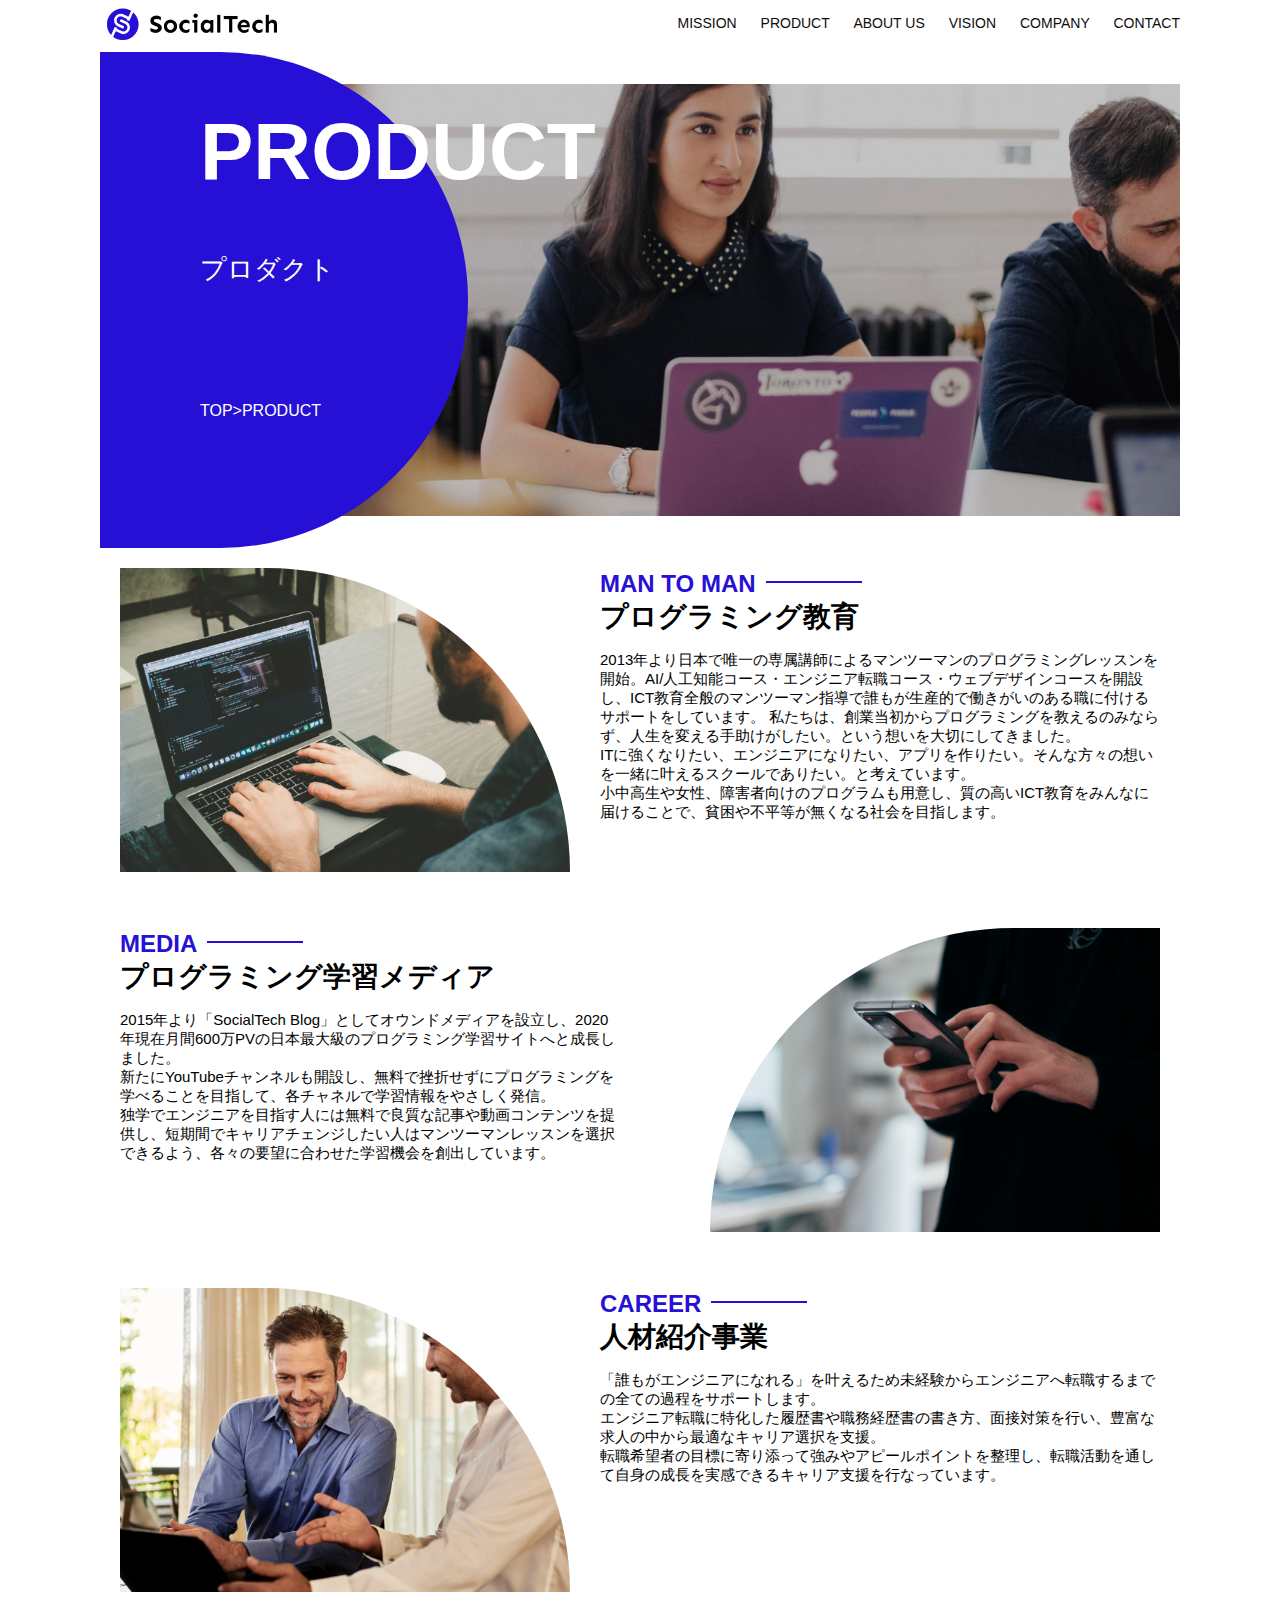
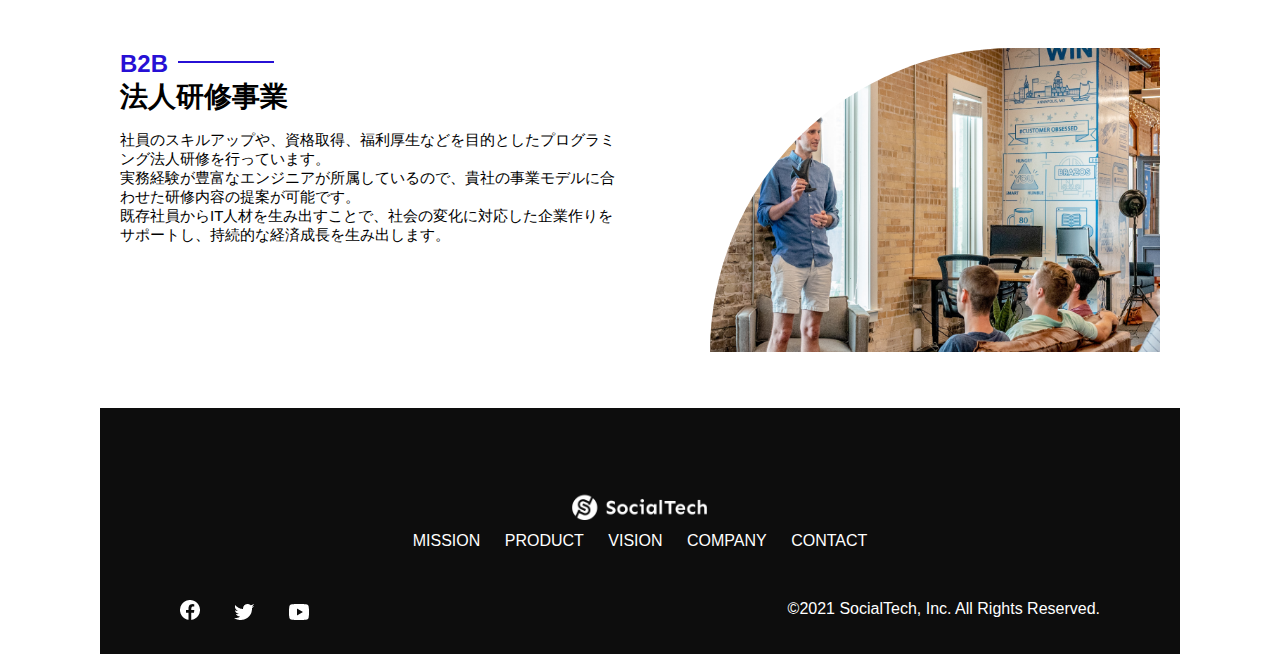
<file: kadai_tutorial_output/product.html>
<!DOCTYPE html>
<html>
  <head>
    <title>SocialTech -PRODUCT プロダクト-</title>
    <meta charset="utf-8">
    <meta name="description" content="SocialTechの4つのプロダクトを紹介します">
    <meta name="viewport" content="width=device-width,initial-scale=1.0">
    <link rel="stylesheet" href="style.css">
  </head>

  <body>
    <header>
      <a href="index.html" id="logo"><img src="images/logo.png" alt="トップページに戻る"></a>

      <nav id="nav-pc">
        <a href="mission.html">MISSION</a>
        <a href="product.html">PRODUCT</a>
        <a href="index.html#aboutus">ABOUT US</a>
        <a href="index.html#vision">VISION</a>
        <a href="index.html#company">COMPANY</a>
        <a href="index.html#contact">CONTACT</a>
      </nav>
      <img id="menu-sp" src="images/button-menu.png" alt="ナビゲーションを開く" onclick="document.getElementById('nav-sp').style.display='block'">
      <nav id="nav-sp">
        <img id="close" src="images/button-close.png" alt="ナビゲーションを閉じる" onclick="document.getElementById('nav-sp').style.display='none'">
        <a id="logo-sp" href="index.html" onclick="document.getElementById('nav-sp').style.display='none'"><img
        src="images/logo-sp.png" alt="トップページに戻る"></a>
        <a class="menu" href="mission.html" onclick="document.getElementById('nav-sp').style.display='none'">MISSION</a>
        <a class="menu" href="product.html" onclick="document.getElementById('nav-sp').style.display='none'">PRODUCT</a>
        <a class="menu" href="index.html#aboutus" onclick="document.getElementById('nav-sp').style.display='none'">ABOUT US</a>
        <a class="menu" href="index.html#vision"
        onclick="document.getElementById('nav-sp').style.display='none'">VISION</a>
        <a class="menu" href="index.html#company"
        onclick="document.getElementById('nav-sp').style.display='none'">COMPANY</a>
        <a class="menu" href="index.html#contact"
        onclick="document.getElementById('nav-sp').style.display='none'">CONTACT</a>
        <div id="sns">
          <a href="https://www.facebook.com/sejuku2013"><img src="images/button-facebook.png" alt="facebookのリンク"></a>
          <a href="https://twitter.com/samuraijuku"><img src="images/button-twitter.png" alt="Twitterのリンク"></a>
          <a href="https://www.youtube.com/channel/UCCFOQO5aDK0xXam4cUQXT8g"><img src="images/button-youtube.png" alt="YouTubeのリンク"></a>
        </div>
      </nav>
    </header>

    <main>
      <article>
        <section id="product-main">
          <div id="product-title">
            <h1>PRODUCT</h1>
            <span>プロダクト</span>
            <div>TOP>PRODUCT</div>
          </div>
        </section>
        
        <section class="product-section1">
          <img src="images/product/product-mantoman.png" alt="PCでコードを書く男性">
          <div>
            <h2 class="product-h2">MAN TO MAN</h2>
            <h3 class="product-h3">プログラミング教育</h3>
            <p>
              2013年より日本で唯一の専属講師によるマンツーマンのプログラミングレッスンを開始。AI/人工知能コース・エンジニア転職コース・ウェブデザインコースを開設し、ICT教育全般のマンツーマン指導で誰もが生産的で働きがいのある職に付けるサポートをしています。
             私たちは、創業当初からプログラミングを教えるのみならず、人生を変える手助けがしたい。という想いを大切にしてきました。<br>ITに強くなりたい、エンジニアになりたい、アプリを作りたい。そんな方々の想いを一緒に叶えるスクールでありたい。と考えています。<br>小中高生や女性、障害者向けのプログラムも用意し、質の高いICT教育をみんなに届けることで、貧困や不平等が無くなる社会を目指します。 
            </p>
          </div>
        </section>

        <section class="product-section2">
          <div>
            <h2 class="product-h2">MEDIA</h2>
            <h3 class="product-h3">プログラミング学習メディア</h3>
            <p>
              2015年より「SocialTech
             Blog」としてオウンドメディアを設立し、2020年現在月間600万PVの日本最大級のプログラミング学習サイトへと成長しました。<br>新たにYouTubeチャンネルも開設し、無料で挫折せずにプログラミングを学べることを目指して、各チャネルで学習情報をやさしく発信。<br>独学でエンジニアを目指す人には無料で良質な記事や動画コンテンツを提供し、短期間でキャリアチェンジしたい人はマンツーマンレッスンを選択できるよう、各々の要望に合わせた学習機会を創出しています。
           </p>
         </div>
         <img src="images/product/product-media.png" alt="スマートフォンを操作する人">
       </section>

       <section class="product-section1">
         <img src="images/product/product-career.png" alt="笑顔で話し合う2人の男性">
         <div>
           <h2 class="product-h2">CAREER</h2>
           <h3 class="product-h3">人材紹介事業</h3>
           <p>
             「誰もがエンジニアになれる」を叶えるため未経験からエンジニアへ転職するまでの全ての過程をサポートします。<br>エンジニア転職に特化した履歴書や職務経歴書の書き方、面接対策を行い、豊富な求人の中から最適なキャリア選択を支援。<br>転職希望者の目標に寄り添って強みやアピールポイントを整理し、転職活動を通して自身の成長を実感できるキャリア支援を行なっています。<br>
           </p>
         </div>
       </section>

       <section class="product-section2">
         <div>
           <h2 class="product-h2">B2B</h2>
           <h3 class="product-h3">法人研修事業</h3>
           <p>
             社員のスキルアップや、資格取得、福利厚生などを目的としたプログラミング法人研修を行っています。<br>実務経験が豊富なエンジニアが所属しているので、貴社の事業モデルに合わせた研修内容の提案が可能です。<br>既存社員からIT人材を生み出すことで、社会の変化に対応した企業作りをサポートし、持続的な経済成長を生み出します。
           </p>
         </div>
         <img src="images/product/product-b2b.png" alt="講演中の男性とそれを聴く人々">
       </section>
       
      </article>



      <footer>
        <div id="footer-log">
          <img src="images/logo-sp.png" alt="SocialTech">
        </div>
        <div id="footer-link">
         <a href="mission.html">MISSION</a>
          <a href="product.html">PRODUCT</a>
          <a href="index.html#vision">VISION</a>
          <a href="index.html#company">COMPANY</a>
          <a href="index.html#contact">CONTACT</a>
        </div>
        <div id="sns-footer">
         <a href="https://www.facebook.com/sejuku2013"><img src="images/button-facebook.png" alt="facebookのリンク"></a>
          <a href="https://twitter.com/samuraijuku"><img src="images/button-twitter.png" alt="Twitterのリンク"></a>
          <a href="https://www.youtube.com/channel/UCCFOQO5aDK0xXam4cUQXT8g"><img src="images/button-youtube.png" alt="YouTubeのリンク"></a>
          <span id="copyright">&copy;2021 SocialTech, Inc. All Rights Reserved.</span>
        </div>
      </footer>
    </main>
  </body>
</html>
</file>
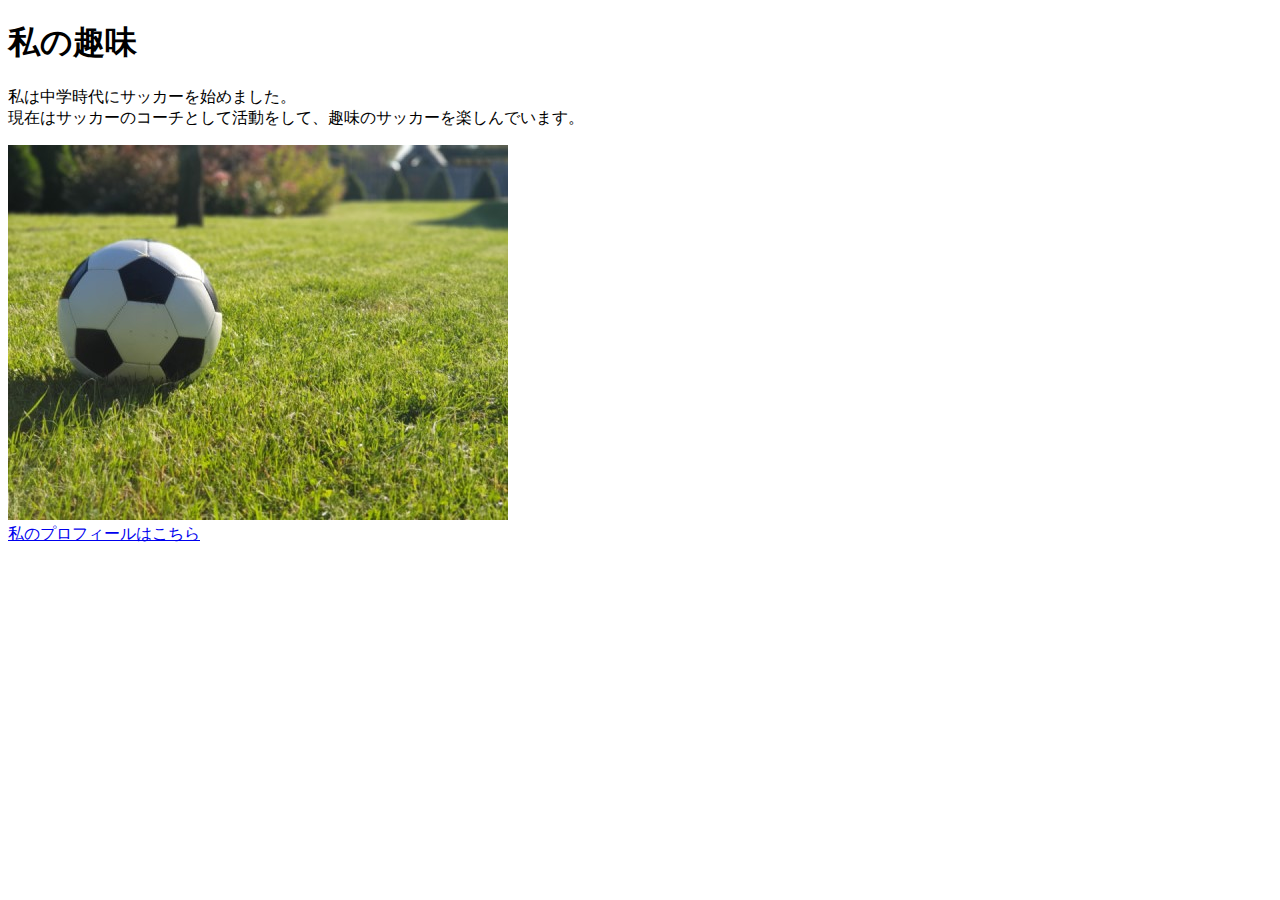
<file: kadai_005/html/kadai_005.html>
<!DOCTYPE html>
<html>
  <head>
    <title>５章課題</title>
    <meta name="description" content="このページは5章の課題です。">
    <meta charset="UTF-8">
  </head>

  <body>
    <h1>私の趣味</h1>
    <p>私は中学時代にサッカーを始めました。
      <br>現在はサッカーのコーチとして活動をして、趣味のサッカーを楽しんでいます。
    </p>
    <img src="../images/sample.jpg"><br>
    <a href="http://twitter.com/samuraijuku">私のプロフィールはこちら</a>
  </body>
</html>
</file>
<file: kadai_013/style.css>
/* PC、スマホ共通スタイル */
body {
  font-family: "Source Sans Pro", "Hiragino Kaku Gothic ProN", Meiryo, Arial,
    sans-serif;
}

p {
  font-size: 15px;
}

#main-visual>img {
  width: 100%;
}

/*================
PC用のスタイル 
=================*/
@media screen and (min-width: 768px) {
  /* 横幅設定 */
  body {
    max-width: 1080px;
    min-width: 960px;
    margin: 0 auto 0 auto;
  }

  /* ヘッダー */
  header {
    display: flex;
    justify-content: space-between;
  }

  /* ナビゲーションのレイアウト */
  #nav-pc {
    text-align: right;
    font-size: 14px;
    padding-top: 15px;
  }

  /* ナビゲーションのリンクの装飾設定 */
  #nav-pc>a {
    text-decoration: none;
    margin-left: 20px;
  }

  #nav-pc>a:link {
    color: #0d0d0d;
  }

  #nav-pc>a:visited {
    color: #0d0d0d;
  }

  #nav-pc>a:hover {
    color: #0d0d0d;
    text-decoration: underline;
  }

  #nav-pc>a:active {
    color: #0d0d0d;
  }

  #menu-sp{
    display: none;
  }
  
  #nav-sp{
    display: none;
  }
}

@media screen and (max-width: 767px) {
  
  body {
    min-width: 375px;
    margin: 0;
  }

  #nav-pc{
    display: none;
  }

  #menu-sp{
    float: right;
    padding: 0;
  }
  #nav-sp{
    background-color: #ce933e;
    position: absolute;
    left: 0;
    top: 0;
    height: 100%;
    width: 100%;
    display: none;
    z-index: 100;
  }

  #close{
    position:absolute;
    top: 20px;
    right: 20px;
  }
#logo-sp{
    margin: 80px 0px 30px 20px;
}

#nav-sp>a{
  display: block;
}

#nav-sp>a:link{
  color: #ffffff;
}

#nav-sp>a:visited{
  color: #ffffff;
}

#nav-sp>a:hover{
  color: #ffffff;
  text-decoration: underline;
}

#nav-sp>a:active{
  color: #ffffff;
}

#nav-sp>.menu{
  text-decoration: none;
  display: block;
  margin: 0 20px 0 20px;
  height: 44px;
  font-size: 16px;
  background-image: url("images/arrow.png");
  background-repeat: no-repeat;
  background-position: right top;
}
  
}
</file>
<file: kadai_tutorial_output/style.css>
body{
  font-family: "Source Sans Pro", "Hiragino Kaku Gothic ProN", Meiryo, Arial, sans-serif;
}

p{
  font-size:15px;
}

@media screen and (min-width: 768px) {

body{
  max-width:1080px;
  min-width:960px;
  margin:0 auto 0 auto;
}

header{
  display:flex;
  justify-content: space-between;
}

#nav-pc{
  text-align:right;
  font-size:14px;
  padding-top:15px;
}

#nav-pc>a{
  text-decoration:none;
  margin-left:20px;
}
#nav-pc>a:link{
  color:#0d0d0d;
}
#nav-pc>a:visited{
  color:#0d0d0d;
}
#nav-pc>a:hover{
  color:#0d0d0d;
  text-decoration:underline;
}
#nav-pc>a:active{
  color:#0d0d0d;
}

#nav-sp,
#menu-sp{
  display: none;
}

#main-visual{
  position:relative;
  height:400px
}

#main-message{
  position:absolute;
  top:0;
  left:0;
  background-color: #2710d5;
  color:#ffffff;
  border-radius:0 0 476px 0;
  max-width:620px;
  height:100%;
  width:100%;
  z-index:11;
}

#main-message>h1{
  font-size: 60px;
  font-weight: bold;
  margin:100px 0 0 50px;
}

#main-message>p{
  font-size:28px;
  margin: 0 0 0 50px;
}

#main-visual>img{
  max-width:620px;
  border-radius:476px 0 0 0;
  position:absolute;
  top:0;
  right:0;
  z-index:10;
}

h2{
  margin:40px 0 0 0 ;
}
h2::after{
  content:url("images/line.png");
  margin-left: 10px;
}
h3{
  font-size: 27px;
}

#mission{
  margin:80px auto 80px auto;
}

#mission-flex{
  width:100;
  display:flex;
}

#mission-flex>div {
  width:50%;
  margin:20px;
}

#mission-photo{
  width:100%;
}
#s2dgs{
  margin-top:50px;
  width:100%;
}

#product{
  background-color: #fafafa;
  margin: 80px 0 80px 0;
  padding:10px 40px 0px 40px;
}

#product>div{
  margin-top: 40px;
  display:flex;
}

#product-left{
  width:50%;
  margin-right: 20px;
}

#product-right{
  width: 50%;
  margin-left: 20px;
  margin-top: 80px;
}

#product-left>div{
  position: relative;
  height:480px;
  margin-right:20px;
}
#product-right>div{
  position:relative;
  height: 480px;
  margin-left: 20px;
}

.product-photo{
  width:100%;
}

.product-explain{
  background-color: #ffffff;
  position:absolute;
  left: 0;
  top: 280px;
  margin: 0 40px 0 40px;
  padding: 20px;
  box-shadow: 5px 5px 10px rgba(0, 0, 0, 0.05);
}

.product-explain>span{
  color: #2710d5;
  font-weight: bold;
  font-size: 16px;
  margin: 0;
}

.product-explain>h3{
  font-size: 20px;
  margin: 5px 0 5px 0;
}

.product-explain>p{
  font-size: 14px;
  margin: 0;
}

#product-more{
  margin: 0 auto -42px auto;
}

/* ABOUT Us */
#aboutus{
  margin: 80px auto 80px auto;
}

#aboutus>div{
  display:flex;
}

.culture-img{
  width: 100%;
  align-self: flex-start;
}

.culture-img2{
  margin-top: 50px;
  width: 100%;
}

.culture-table{
  margin-right: 50px;
}

.culture-num{
  font-size: 80px;
  color: #2710d5;
  margin: 0 20px 0 0;
}

.culture-en{
  color: #2710d5;
  font-weight: bold;
  font-size: 24px;
  display: block;
}

.culture-jp{
  font-size: 28px;
  font-weight: bold;
}

.culture-description{
  margin: 0;
}

/* ビジョン */
#vision{
  margin: 80px auto 80px auto;
}

#vision>div{
  width: 100%;
  display: flex;
  justify-content: space-between;
  flex-wrap: wrap;
}

.vision-box{
  width: 300px;
  height: 300px;
  margin-bottom: 30px;
  position: relative;
}

.vision-box>img{
  width: 100%;
  height: auto;
  position: absolute;
  top: 0;
  left: 0;
  z-index: 30;
}

.vision-box>span{
  position: absolute;
  top: 0;
  left: 0;
  z-index: 31;
  margin-right: 20px;
}

.vision-box>span>h4{
  color: #2710d5;
  font-size: 19px;
  margin: 80px 0 0 0;
}

.vision-box>span>h4::firstletter{
  font-size: 40px;
}

.vision-box>span>h5{
  font-size: 20px;
  margin: 0 0 0 0;
}

.vision-box>span>p{
  margin:10px 0 0 0;
}

/* 会社概要 */
#company{
  margin: 80px auto 80px auto;
}

#company-table{
  width: 100%;
}

.tableheader{
  text-align: left;
  padding: 20px;
  border-bottom-color: #2710d5;
  border-bottom-width: 1px;
  border-bottom-style: solid;
  width: 100px;
}

.tableheader-first{
  text-align: left;
  padding: 20px;
  border-bottom-color: #2710d5;
  border-bottom-width: 1px;
  border-bottom-style: solid;
  border-top-color: #2710d5;
  border-top-width: 1px;
  border-top-style: solid;
  width: 100px;
}

.cell{
  padding: 30px;
  border-bottom-color: #ececec;
  border-bottom-width: 1px;
  border-bottom-style: solid;
}

.cell-first{
  padding: 30px;
  border-bottom-color: #ececec;
  border-bottom-width: 1px;
  border-bottom-style: solid;
  border-top-color: #ececec;
  border-top-width: 1px;
  border-top-style: solid;
}

#company>iframe{
  width: 100%;
  height: 368px;
  margin-top: 40px;
}

#contact{
  margin: 80px auto 80px auto;
}

#contact>form>div{
  display: flex;
  flex-direction: row;
  flex-wrap: wrap;
  padding-bottom: 30px;
}

.contact-heading{
  width: 240px;
  align-self: center;
}

.contact-label{
  font-weight: bold;
}

.contact-span{
  color: #ce2222;
  margin: 0 0 0 20px;
  font-weight: bold;
}

.contact-textbox{
  border-top: 0;
  border-left: 0;
  border-right: 0;
  border-bottom-width: 1px;
  border-bottom-color: #707070;
  border-bottom-style: solid;
  background-color: #fafafa;
  width: 400px;
  height: 56px;
}

.contact-textarea{
  border-top: 0;
  border-left: 0;
  border-right: 0;
  border-bottom-width: 1px;
  border-bottom-color: #707070;
  border-bottom-style: solid;
  background-color: #fafafa;
  width: 400px;
  height: 200px;
}

details{
  width: 700px;
}
details>div{
  background-color: #fafafa;
  padding: 20px;
}

details>div>span{
  font-weight: bold;
}

/* フッター */
footer{
  background-color: #0d0d0d;
  text-align: center;
  padding: 80px 80px 30px 80px;
}

#footer-logo{
  margin-bottom: 30px;
}

#footer-link{
  margin-bottom: 50px;
}

#footer-link>a{
  text-decoration: none;
  margin: 10px;
}

#footer-link>a:link{
  color: #ffffff;
}

#footer-link>a:visited{
  color: #ffffff;
}

#footer-link>a:hover{
  color: #ffffff;
  text-decoration: underline;
}

#footer-link>a:active{
  color: #ffffff;
}

#sns-footer{
  text-align: left;
  width: 100%;
}

#sns-footer>a{
  margin-right: 30px;
}

#copyright{
  color: #ffffff;
  float: right;
}

/* ミッションのメインビジュアル */
#mission-main{
  height: 496px;
  width: 100%;
  background-image: url("images/mission/mission-main.png");
  background-repeat: no-repeat;
  background-position-y: center;
}

#mission-title{
  background-color: #2710d5;
  width: 368px;
  color: #ffffff;
  height: 496px;
  border-radius: 0 248px 248px 0;
  position: relative;
}

#mission-title>h1{
  position: absolute;
  top: 0;
  left: 100px;
  font-size: 80px;
}

#mission-title>span{
  position: absolute;
  top: 200px;
  left: 100px;
  font-size: 26px;
}

#mission-title>div{
  position: absolute;
  top: 350px;
  left: 100px;
  font-size: 16px;
}

#mission-s2dgs{
  width: 100%;
  margin: 20px;
}

.mission-h2{
  color: #2710d5;
  font-size: 40px;
}

.mission-h2::after{
  content: none;
}

#mission-5goals{
  margin: 20px;
  display: flex;
}

#mission-5goals>div{
  flex-grow: 1;
  padding: 20px;
}

#mission-5goals>div>div{
  margin-bottom: 40px;
}

.fivegoals-image-right{
  float: right;
  margin: 20px;
}

.fivegoals-image-left{
  float: left;
  margin: 20px;
}

.fivegoals-number{
  color: #2710d5;
  font-size: 48px;
  margin: 0;
}

.fivegoals-h3{
  font-size: 28px;
  margin: 0;
}

.fivegoals-p{
  margin: 0;
}

/* プロダクトページ */
#product-main{
  height: 496px;
  width: 100%;
  background-image: url("images/product/product-main.png");
  background-repeat: no-repeat;
  background-position-y: center;
}

#product-title{
  background-color: #2710d5;
  width: 368px;
  color: #ffffff;
  height: 496px;
  border-radius: 0 248px 248px 0;
  position: relative;
}

#product-title>h1{
  position: absolute;
  top: 0;
  left: 100px;
  font-size: 80px;
}

#product-title>span{
  position: absolute;
  top: 200px;
  left: 100px;
  font-size: 26px;
}

#product-title>div{
  position: absolute;
  top: 350px;
  left: 100px;
  font-size: 16px;
}

.product-section1{
  position: relative;
  margin: 20px;
  height: 340px;
}

.product-section1>img{
  position: absolute;
  top: 0;
  left: 0;
  width: 450px;
  margin: 0 40px 30px 0;
  border-radius: 0 432px 0 0;
}

.product-section1>div{
  position: absolute;
  top: 0;
  left: 480px;
}

.product-section2{
  position: relative;
  margin: 20px;
  height: 340px;
}

.product-section2>img{
  position: absolute;
  top: 0;
  right: 0;
  width: 450px;
  margin: 0 0 30px 40px;
  border-radius: 432px 0 0 0;
}

.product-section2>div{
  width: 500px;
  position: absolute;
  top: 0;
  left: 0;
}

.product-h2{
  color: #2710d5;
  font-size: 24px;
  margin: 0;
}

.product-h3{
  font-size: 28px;
  margin: 0;
}

}







@media screen and (max-width: 767px) {
  body {
    min-width: 375px;
    margin: 0;
  }

  /* PC用ナビゲーション非表示 */
  #nav-pc {
    display: none;
  }

  /* ハンバーガーメニュー */
  #menu-sp {
    float: right;
    padding: 0;
  }
  #nav-sp {
    background-color: #2710d5;
    position: absolute;
    left: 0;
    top: 0;
    height: 100%;
    width: 100%;
    display: none;
    z-index: 100;
  }   

  #close{
    position: absolute;
    top: 20px;
    right: 20px;
  }

  #logo-sp{
    margin: 80px 0 30px 20px;
  }

  #nav-sp>a{
    display: block;
  }
  #nav-sp>a:link{
    color: #ffffff;
  }
  #nav-sp>a:visited{
    color: #ffffff;
  }

  #nav-sp>a:hover{
    color: #ffffff;
    text-decoration: underline;
  }
  
  #nav-sp>a:active{
    color: #ffffff;
  }

  #nav-sp>.menu{
    text-decoration: none;
    display: block;
    margin: 0 20px 0 20px;
    height: 44px;
    font-size: 16px;
    background-image: url("images/arrow.png");
    background-repeat: no-repeat;
    background-position: right top;
  }

  #sns{
    position: absolute;
    bottom: 20px;
    left: 20px;
  }
  #sns>a{
    margin: 30px;
  }

  #main-visual {
    position: relative;
    height: 470px;
    width: 100%;
    overflow: hidden;
  }
  #main-visual > div {
    position: absolute;
    top: 0;
    left: 0;
    background-color: #2710d5;
    color: white;
    border-radius: 0 0 476px 0;
    text-align: center;
    height: 280px;
    width: 100%;
    z-index: 11;
  }
  #main-visual > div > h1 {
    font-size: 28px;
    margin: 90px 0 0 0;
  }

  #main-visual > div > p {
    margin: 0;
  }

  #main-visual > img {
    width: 100%;
    border-radius: 476px 0 0 0;
    z-index: 10;
    position: absolute;
    bottom: 0;
    right: 0;
  }

  h2::after{
    content: url("images/line.png");
    margin-left: 10px;
  }

  h3{
    font-size: 24px;
    margin: 10px 0 0 0;
  }

  #mission{
    margin: 20px;
  }

  #mission-photo{
    width: 100%;
  }

  #s2dgs{
    width: 100%;
  }

  /* プロダクト */
  #product{
    background-color: #fafafa;
    padding-top: 10px;
  }

  #product h2{
    margin-left: 20px;
  }

  #product-left,
  #product-right{
    margin-right: 20px;
    margin-left: 20px;
  }

  #product-left>div,
  #product-right>div{
    position: relative;
    height: 540px;
  }

  .product-explain{
    background-color: #ffffff;
    position: absolute;
    left:0;
    bottom: 50px;
    padding: 20px;
    box-shadow: 5px 5px 10px rgba(0, 0, 0, 0.05);
  }

  .product-explain>span{
    color: #2710d5;
    font-weight: bold;
    font-size: 16px;
    margin: 0px;
  }

  .product-explain>h3{
    margin: 10px 0 10px 0;
  }

  .product-photo{
    width: 100%;
  }

  #product-more>img{
    margin: 0 0 -42px 20px;
  }

  #aboutus{
    margin: 80px 20px 80px 20px;
  }

  #aboutus>div{
    display:flex;
    flex-direction: column;
  }

  .culture-table{
    width: 100%;
    padding-right: 20px;
    order: 2;
  }

  .culture-img{
    width: 100%;
    order: 1;
  }

  .culture-img2{
    width: 100%;
  }

  .culture-num{
    font-size: 80px;
    color: #2710d5;
  }

  .culture-en{
    color: #2710d5;
    font-weight: bold;
    font-size: 24px;
    display: block;
  }

  .culture-jp{
    display: block;
  }

  .culture-description{
    margin: 0;
  }

  #vision{
    margin: 80px 20px 80px 20px;
  }

  .vision-box{
    width: 300px;
    height: 300px;
    margin-bottom: 30px;
    position: relative;
  }

  .vision-box>img{
    width: 100%;
    height: auto;
    position: absolute;
    top: 0;
    left: 0;
    z-index: 30;
  }

  .vision-box>span{
    position: absolute;
    top: 0;
    left: 0;
    z-index: 31;
    margin-right: 20px;
  }

  .vision-box>span>h4{
    color: #2710d5;
    font-size: 19px;
    margin: 60px 0 0 0;
  }

  .vision-box>span>h5{
    font-size: 20px;
    margin: 0 0 0 0;
  }

  .vision-box>span>p{
    margin: 10px 0 0 0;
  }

  /* 会社概要 */
  #company{
      margin: 0 20px 0 20px;
  }

  #company>h3{
    margin-bottom: 20px;
  }

  #company>table{
    width: 100%;
  }

  .tableheader-first{
    text-align: left;
    padding: 20px;
    border-bottom-color: #2710d5;
    border-bottom-width: 1px;
    border-bottom-style: solid;
    border-top-color: #2710d5;
    border-top-width: 1px;
    border-top-style: solid;
    width: 50px;
  }

  .tableheader{
    text-align: left;
    padding: 20px;
    border-bottom-color: #2710d5;
    border-bottom-width: 1px;
    border-bottom-style: solid;
    width: 50px;
  }

  .cell{
    padding:20px;
    border-bottom-color: #ececec;
    border-bottom-width: 1px;
    border-bottom-style: solid;
  }

  .cell-first{
    padding: 20px;
    border-bottom-color: #ececec;
    border-bottom-width: 1px;
    border-bottom-style: solid;
    border-top-color: #ececec;
    border-top-width: 1px;
    border-top-style: solid;
  }

  #company>iframe{
    width: 100%;
    height: 240px;
    margin: 40px 0 0 0;
  }

  /* お問い合わせ */
  #contact{
    margin: 80px 20px 80px 20px;
  }

  #contact>h3{
    margin-bottom: 20px;
  }

  #contact>form>div{
    margin-bottom: 20px;
  }

  .contact-heading{
    margin-bottom: 20px;
  }

  .contact-label{
    font-weight: bold;
  }

  .contact-span{
    color: #ce2222;
    margin: 0 0 0 20px;
    font-weight: bold;
  }

  .contact-textbox{
    height: 56px;
    border-top: 0;
    border-left: 0;
    border-right: 0;
    background-color: #fafafa;
    border-bottom-color: #707070;
    border-bottom-width: 1px;
    border-style: solid;
    min-width: 300px;
    width: 100%;
  }

  .contact-textarea{
    height: 150px;
    border-top: 0;
    border-left: 0;
    border-right: 0;
    background-color: #fafafa;
    width: 100px;
  }

  .radiobutton{
    margin-bottom: 20px;
  }

  .radiobutton+label::after{
    content: "\A";
    white-space: pre;
  }

  /* フッター */
  footer{
   background-color: #0d0d0d;
   padding: 30px 20px 50px 20px; 
  }

  #footer-logo{
    margin-bottom: 30px;
  }

  #footer-link{
    margin-bottom: 50px;
  }

  #footer-link>a{
    text-decoration: none;
    margin: 0 20px 30px 0;
    display: block;
    background-image: url("images/arrow.png");
    background-repeat: no-repeat;
    background-position: right top;
  }

  #footer-link>a:link{
    color: #ffffff;
  }

  #footer-link>a:visited{
    color: #ffffff;
  }

  #footer-link>a:hover{
    color: #ffffff;
    text-decoration: underline;
  }
  #footer-link>a:active{
    color: #ffffff;
  }

  #sns-footer>a{
    margin-right: 30px;
  }

  #copyright{
    font-size: 12px;
    display: block;
    margin-top: 30px;
    color: #ffffff;
  }


  /* mission.htmlスタイル */

  #mission-main{
    height: 256px;
    width: 100%;
    background-image: url("images/mission/mission-main.png");
    background-repeat: no-repeat;
    background-position-y: center;
    background-size: auto 208px;
  }

  #mission-title{
    background-color: #2710d5;
    width: 136px;
    color: #ffffff;
    height: 256px;
    border-radius: 0 248px 248px 0;
    position: relative;
  }

  #mission-title>h1{
    position: absolute;
    top: 0;
    left: 20px;
    font-size: 40px;
  }

  #mission-title>span{
    position: absolute;
    top: 110px;
    left: 20px;
    font-size: 18px;
  }

  #mission-title>div{
    position: absolute;
    top: 180px;
    left: 20px;
    font-size: 13px;
  }

  #mission-s2dgs{
    margin: 20px;
  }

  .mission-h2{
    color: #2710d5;
    font-size: 38px;
    margin: 0px;
  }

  .mission-h2::after{
    content: none;
  }

  #mission-s2dgs>img{
    width: 100%;
  }

  #mission-5goal{
    margin: 20px;
  }

  #mission-5goals>div>div{
    margin-bottom: 40px;
  }

  #s2dgs-image{
    width: 100%;
  }

  .fivegoals-image-right{
    margin: 20px auto 20px auto;
    display: block;
  }

  .fivegoals-image-left{
    margin: 20px auto 20px auto;
    display: block;
  }

  .fivegoals-number{
    color: #2710d5;
    font-size: 48px;
    margin: 0;
  }

  .fivegoals-h3{
    font-size: 28px;
    margin: 0;
  }

  .fivegoals-p{
    margin: 0;
  }

/* プロダクトページ */

#product-main{
  height: 256px;
  width: 100%;
  background-image: url("images/product/product-main.png");
  background-repeat: no-repeat;
  background-position-y: center;
  background-size: auto 208px;
}

#product-title{
  background-color: #2710d5;
  width: 136px;
  color: #ffffff;
  height: 256px;
  border-radius: 0 248px 248px 0;
  position: relative;
}

#product-title>h1{
  position: absolute;
  top: 0;
  left: 20px;
  font-size: 40px;
}

#product-title>span{
  position: absolute;
  top: 110px;
  left: 20px;
  font-size: 18px;
}

#product-title>div{
  position: absolute;
  top: 180px;
  left: 20px;
  font-size: 13px;
}

.product-section1{
  margin: 20px;
}

.product-section1>img{
  width: 100%;
  border-radius: 0 300px 0 0;
}

.product-section2{
  margin: 20px;
  display: flex;
  flex-direction: column;
}

.product-section2>img{
  order: 1;
  width: 100%;
  border-radius: 300px 0 0 0;
}

.product-section2>div{
  order: 2;
}

.product-h2{
  color: #2710d5;
  font-size: 24px;
  margin: 0;
}

.product-h3{
  font-size: 28px;
  margin: 0;
}

}
</file>
<file: socialtech-kadai_012/style.css>
/* PC、スマホ共通スタイル */
body {
  font-family: "Source Sans Pro", "Hiragino Kaku Gothic ProN", Meiryo, Arial,
    sans-serif;
}

p {
  font-size: 15px;
}

/*================
PC用のスタイル 
=================*/
/* 横幅設定 */
body {
  max-width: 1080px;
  min-width: 960px;
  margin: 0 auto 0 auto;
}

/* ヘッダー */
header {
  display: flex;
  justify-content: space-between;
}

/* ナビゲーションのレイアウト */
#nav-pc {
  text-align: right;
  font-size: 14px;
  padding-top: 15px;
}

/* ナビゲーションのリンクの装飾設定 */
#nav-pc>a {
  text-decoration: none;
  margin-left: 20px;
}

#nav-pc>a:link {
  color: #0d0d0d;
}

#nav-pc>a:visited {
  color: #0d0d0d;
}

#nav-pc>a:hover {
  color: #0d0d0d;
  text-decoration: underline;
}

#nav-pc>a:active {
  color: #0d0d0d;
}

/* メインビジュアル*/
#main-visual {
  position: relative;
  height: 400px;
}

#main-message {
  position: absolute;
  top: 0;
  left: 0;
  background-color: #2710d5;
  color: #ffffff;
  border-radius: 0 0 476px 0;
  max-width: 620px;
  height: 100%;
  width: 100%;
  z-index: 11;
}

#main-message>h1 {
  font-size: 60px;
  font-weight: bold;
  margin: 100px 0 0 50px;
}

#main-message>p {
  font-size: 28px;
  margin: 0 0 0 50px;
}

#main-visual>img {
  max-width: 620px;
  border-radius: 476px 0 0 0;
  position: absolute;
  top: 0;
  right: 0;
  z-index: 10;
}

/* 見出し */
h2 {
  margin: 40px 0 0 0;
}

h2::after {
  content: url("images/line.png");
  margin-left: 10px;
}

h3 {
  font-size: 27px;
}

/* ミッション */
#mission {
  margin: 80px auto 80px auto;
  width: 100%;
}

#mission-flex {
  width: 100%;
  display: flex;
}

#mission-flex>div {
  width: 50%;
  margin: 20px;
}

#mission-photo {
  width: 100%;
}

#s2dgs {
  margin-top: 50px;
}

/* プロダクト */
#product {
  background-color: #fafafa;
  width: 100%;
  margin: 80px 0 80px 0;
  padding: 10px 40px 0px 40px;
}

/* 外枠 */
#product>div {
  margin-top: 40px;
  display: flex;
}

/* 左のカラム */
#product-left {
  width: 50%;
  margin-right: 20px;
}

/* 右のカラム */
#product-right {
  width: 50%;
  margin-left: 20px;
  margin-top: 80px;
}

/* 画像＋説明の枠 */
#product-left>div {
  position: relative;
  height: 480px;
  margin-right: 20px;
}

#product-right>div {
  position: relative;
  height: 480px;
  margin-left: 20px;
}

/* 画像 */
.product-photo {
  width: 100%;
}

/* 説明文の枠 */
.product-explain {
  background-color: #ffffff;
  position: absolute;
  left: 0;
  top: 280px;
  margin: 0 40px 0 40px;
  padding: 20px;
  box-shadow: 5px 5px 10px rgba(0, 0, 0, 0.05);
}

/* 説明文の英語 */
.product-explain>span {
  color: #2710d5;
  font-weight: bold;
  font-size: 16px;
  margin: 0;
}

/* 説明文の見出し */
.product-explain>h3 {
  margin: 5px 0 5px 0;
}

/* 説明文 */
.product-explain>p {
  margin: 0;
}

/* 「もっとみる」ボタン */
#product-more {
  margin: 0 auto -42px auto;
}

/* ABOUT US */
#aboutus {
  margin: 80px auto 80px auto;
}

/* 3つの組織文化と画像を入れる枠 */
#aboutus>div {
  display: flex;
}

/* 画像 */
.culture-img {
  width: 100%;
  align-self: flex-start;
}

.culture-img2 {
  margin-top: 50px;
  width: 100%;
}

/* 3つの組織文化の表 */
.culture-table {
  max-width: 500px;
  margin-right: 50px;
}

/* 番号 */
.culture-num {
  font-size: 80px;
  color: #2710d5;
  margin: 0 20px 0 0;
}

/* 組織文化英語 */
.culture-en {
  color: #2710d5;
  font-weight: bold;
  font-size: 24px;
  display: block;
}

/* 組織文化日本語 */
.culture-jp {
  font-size: 28px;
  font-weight: bold;
}

/* 説明文 */
.culture-description {
  margin: 0;
}

/* ビジョン */
#vision {
  margin: 80px auto 80px auto;
}

/* セクション内の外枠 */
#vision>div {
  width: 100%;
  display: flex;
  justify-content: space-between;
  flex-wrap: wrap;
}

/* 7つの行動指針の枠 */
.vision-box {
  width: 300px;
  height: 300px;
  margin-bottom: 30px;
  position: relative;
}

.vision-box>img {
  width: 100%;
  height: auto;
  position: absolute;
  top: 0;
  left: 0;
  z-index: 30;
}

.vision-box>span {
  position: absolute;
  top: 0;
  left: 0;
  z-index: 31;
  margin-right: 20px;
}

.vision-box>span>h4 {
  color: #2710d5;
  font-size: 19px;
  margin: 80px 0 0 0;
  Ï
}

.vision-box>span>h4::first-letter {
  font-size: 40px;
}

.vision-box>span>h5 {
  font-size: 20px;
  margin: 0 0 0 0;
}

.vision-box>span>p {
  margin: 10px 0 0 0;
}

/* cases */
#cases{
  margin: 40px 0;
  width: 100%;
}

ul{
  display: flex;
  list-style: none;
}
.case-card>li{
  width: 33%;
  margin: 20px;
  box-shadow: 5px 5px 15px rgba(0, 0, 0, 0.2);
}
.case-card{
  background-color: #FFFFFF;
  min-height: 400px;
  
}


.case-img{
  width: 100%;
}
.case-info{
  padding: 10px 20px;
}
.case-name{
  color: #2710d5;
  font-size: 19px;
}
.text-content{
  font-size: 14px;
}

/* 会社概要 */
#company {
  margin: 80px auto 80px auto;
}

#company-table {
  width: 100%;
}

.tableheader {
  text-align: left;
  padding: 20px;
  border-bottom-color: #2710d5;
  border-bottom-width: 1px;
  border-bottom-style: solid;
  width: 100px;
}

.tableheader-first {
  text-align: left;
  padding: 20px;
  border-bottom-color: #2710d5;
  border-bottom-width: 1px;
  border-bottom-style: solid;
  border-top-color: #2710d5;
  border-top-width: 1px;
  border-top-style: solid;
  width: 100px;
}

.cell {
  padding: 30px;
  border-bottom-color: #ececec;
  border-bottom-width: 1px;
  border-bottom-style: solid;
}

.cell-first {
  padding: 30px;
  border-bottom-color: #ececec;
  border-bottom-width: 1px;
  border-bottom-style: solid;
  border-top-color: #ececec;
  border-top-width: 1px;
  border-top-style: solid;
}

#company>iframe {
  width: 100%;
  height: 368px;
  margin-top: 40px;
}

/* お問い合わせ */
#contact {
  margin: 80px auto 80px auto;
}

/* 外枠 */
#contact>form>div {
  display: flex;
  flex-direction: row;
  flex-wrap: wrap;
  padding-bottom: 30px;
}

/* 左列の見出し */
.contact-heading {
  width: 240px;
  align-self: center;
}

/* 見出しのラベル */
.contact-label {
  font-weight: bold;
}

/* 必須 */
.contact-span {
  color: #ce2222;
  margin: 0 0 0 20px;
  font-weight: bold;
}

/* テキストボックス */
.contact-textbox {
  border-top: 0;
  border-left: 0;
  border-right: 0;
  border-bottom-width: 1px;
  border-bottom-color: #707070;
  border-bottom-style: solid;
  background-color: #fafafa;
  width: 400px;
  height: 56px;
}

/* お問い合わせ内容のテキストエリア */
.contact-textarea {
  border-top: 0;
  border-left: 0;
  border-right: 0;
  border-bottom-width: 1px;
  border-bottom-color: #707070;
  border-bottom-style: solid;
  background-color: #fafafa;
  width: 400px;
  height: 200px;
}

/* 個人情報の取り扱い */
details {
  width: 700px;
}

details>div {
  background-color: #fafafa;
  padding: 20px;
}

details>div>span {
  font-weight: bold;
}

/* フッター */
footer {
  background-color: #0d0d0d;
  text-align: center;
  padding: 80px 80px 30px 80px;
}

#footer-logo {
  margin-bottom: 30px;
}

#footer-link {
  margin-bottom: 50px;
}
#footer-link > a {
  text-decoration: none;
  margin: 10px;
}
#footer-link > a:link {
  color: #ffffff;
}
#footer-link > a:visited {
  color: #ffffff;
}
#footer-link > a:hover {
  color: #ffffff;
  text-decoration: underline;
}
#footer-link > a:active {
  color: #ffffff;
}

#sns-footer {
  text-align: left;
  width: 100%;
}

#sns-footer > a {
  margin-right: 30px;
}

#copyright {
  color: #ffffff;
  float: right;
}
</file>
<file: socialtech/style.css>
body{
  font-family: "Source Sans Pro", "Hiragino Kaku Gothic ProN", Meiryo, Arial, sans-serif;
}

p{
  font-size:15px;
}

@media screen and (min-width: 768px) {

body{
  max-width:1080px;
  min-width:960px;
  margin:0 auto 0 auto;
}

header{
  display:flex;
  justify-content: space-between;
}

#nav-pc{
  text-align:right;
  font-size:14px;
  padding-top:15px;
}

#nav-pc>a{
  text-decoration:none;
  margin-left:20px;
}
#nav-pc>a:link{
  color:#0d0d0d;
}
#nav-pc>a:visited{
  color:#0d0d0d;
}
#nav-pc>a:hover{
  color:#0d0d0d;
  text-decoration:underline;
}
#nav-pc>a:active{
  color:#0d0d0d;
}


#main-visual{
  position:relative;
  height:400px
}

#main-message{
  position:absolute;
  top:0;
  left:0;
  background-color: #2710d5;
  color:#ffffff;
  border-radius:0 0 476px 0;
  max-width:620px;
  height:100%;
  width:100%;
  z-index:11;
}

#main-message>h1{
  font-size: 60px;
  font-weight: bold;
  margin:100px 0 0 50px;
}

#main-message>p{
  font-size:28px;
  margin: 0 0 0 50px;
}

#main-visual>img{
  max-width:620px;
  border-radius:476px 0 0 0;
  position:absolute;
  top:0;
  right:0;
  z-index:10;
}

h2{
  margin:40px 0 0 0 ;
}
h2::after{
  content:url("images/line.png");
  margin-left: 10px;
}
h3{
  font-size: 27px;
}

#mission{
  margin:80px auto 80px auto;
}

#mission-flex{
  width:100;
  display:flex;
}

#mission-flex>div {
  width:50%;
  margin:20px;
}

#mission-photo{
  width:100%;
}
#s2dgs{
  margin-top:50px;
  width:100%;
}

#product{
  background-color: #fafafa;
  margin: 80px 0 80px 0;
  padding:10px 40px 0px 40px;
}

#product>div{
  margin-top: 40px;
  display:flex;
}

#product-left{
  width:50%;
  margin-right: 20px;
}

#product-right{
  width: 50%;
  margin-left: 20px;
  margin-top: 80px;
}

#product-left>div{
  position: relative;
  height:480px;
  margin-right:20px;
}
#product-right>div{
  position:relative;
  height: 480px;
  margin-left: 20px;
}

.product-photo{
  width:100%;
}

.product-explain{
  background-color: #ffffff;
  position:absolute;
  left: 0;
  top: 280px;
  margin: 0 40px 0 40px;
  padding: 20px;
  box-shadow: 5px 5px 10px rgba(0, 0, 0, 0.05);
}

.product-explain>span{
  color: #2710d5;
  font-weight: bold;
  font-size: 16px;
  margin: 0;
}

.product-explain>h3{
  font-size: 20px;
  margin: 5px 0 5px 0;
}

.product-explain>p{
  font-size: 14px;
  margin: 0;
}

#product-more{
  margin: 0 auto -42px auto;
}

/* ABOUT Us */
#aboutus{
  margin: 80px auto 80px auto;
}

#aboutus>div{
  display:flex;
}

.culture-img{
  width: 100%;
  align-self: flex-start;
}

.culture-img2{
  margin-top: 50px;
  width: 100%;
}

.culture-table{
  margin-right: 50px;
}

.culture-num{
  font-size: 80px;
  color: #2710d5;
  margin: 0 20px 0 0;
}

.culture-en{
  color: #2710d5;
  font-weight: bold;
  font-size: 24px;
  display: block;
}

.culture-jp{
  font-size: 28px;
  font-weight: bold;
}

.culture-description{
  margin: 0;
}

/* ビジョン */
#vision{
  margin: 80px auto 80px auto;
}

#vision>div{
  width: 100%;
  display: flex;
  justify-content: space-between;
  flex-wrap: wrap;
}

.vision-box{
  width: 300px;
  height: 300px;
  margin-bottom: 30px;
  position: relative;
}

.vision-box>img{
  width: 100%;
  height: auto;
  position: absolute;
  top: 0;
  left: 0;
  z-index: 30;
}

.vision-box>span{
  position: absolute;
  top: 0;
  left: 0;
  z-index: 31;
  margin-right: 20px;
}

.vision-box>span>h4{
  color: #2710d5;
  font-size: 19px;
  margin: 80px 0 0 0;
}

.vision-box>span>h4::firstletter{
  font-size: 40px;
}

.vision-box>span>h5{
  font-size: 20px;
  margin: 0 0 0 0;
}

.vision-box>span>p{
  margin:10px 0 0 0;
}

/* 会社概要 */
#company{
  margin: 80px auto 80px auto;
}

#company-table{
  width: 100%;
}

.tableheader{
  text-align: left;
  padding: 20px;
  border-bottom-color: #2710d5;
  border-bottom-width: 1px;
  border-bottom-style: solid;
  width: 100px;
}

.tableheader-first{
  text-align: left;
  padding: 20px;
  border-bottom-color: #2710d5;
  border-bottom-width: 1px;
  border-bottom-style: solid;
  border-top-color: #2710d5;
  border-top-width: 1px;
  border-top-style: solid;
  width: 100px;
}

.cell{
  padding: 30px;
  border-bottom-color: #ececec;
  border-bottom-width: 1px;
  border-bottom-style: solid;
}

.cell-first{
  padding: 30px;
  border-bottom-color: #ececec;
  border-bottom-width: 1px;
  border-bottom-style: solid;
  border-top-color: #ececec;
  border-top-width: 1px;
  border-top-style: solid;
}

#company>iframe{
  width: 100%;
  height: 368px;
  margin-top: 40px;
}

#contact{
  margin: 80px auto 80px auto;
}

#contact>form>div{
  display: flex;
  flex-direction: row;
  flex-wrap: wrap;
  padding-bottom: 30px;
}

.contact-heading{
  width: 240px;
  align-self: center;
}

.contact-label{
  font-weight: bold;
}

.contact-span{
  color: #ce2222;
  margin: 0 0 0 20px;
  font-weight: bold;
}

.contact-textbox{
  border-top: 0;
  border-left: 0;
  border-right: 0;
  border-bottom-width: 1px;
  border-bottom-color: #707070;
  border-bottom-style: solid;
  background-color: #fafafa;
  width: 400px;
  height: 56px;
}

.contact-textarea{
  border-top: 0;
  border-left: 0;
  border-right: 0;
  border-bottom-width: 1px;
  border-bottom-color: #707070;
  border-bottom-style: solid;
  background-color: #fafafa;
  width: 400px;
  height: 200px;
}

details{
  width: 700px;
}
details>div{
  background-color: #fafafa;
  padding: 20px;
}

details>div>span{
  font-weight: bold;
}

/* フッター */
footer{
  background-color: #0d0d0d;
  text-align: center;
  padding: 80px 80px 30px 80px;
}

#footer-logo{
  margin-bottom: 30px;
}

#footer-link{
  margin-bottom: 50px;
}

#footer-link>a{
  text-decoration: none;
  margin: 10px;
}

#footer-link>a:link{
  color: #ffffff;
}

#footer-link>a:visited{
  color: #ffffff;
}

#footer-link>a:hover{
  color: #ffffff;
  text-decoration: underline;
}

#footer-link>a:active{
  color: #ffffff;
}

#sns-footer{
  text-align: left;
  width: 100%;
}

#sns-footer>a{
  margin-right: 30px;
}

#copyright{
  color: #ffffff;
  float: right;
}
}

@media screen and (max-width: 767px) {
   body{
    min-width: 375px;
    margin: 0;
   }

   #nav-pc{
    display: none;
   }

   #menu-sp{
    float: right;
    padding: 0;
   }
}
</file>
<file: kadai_014/style.css>
body{
    font-family:"Arial", "Meiryo", sans-serif;
    font-size: 20px;
}
h1{
  font-family: 'Josefin Sans', sans-serif;
  font-size: 40px;
  text-align: center;
  letter-spacing: 1.2em;
  text-shadow: 2px 2px 2px gray;
  border-bottom: solid 3px rgb(115, 115, 114)
}
h2,p{
    text-align: center;
}
.text-skyblue{
  color: skyblue; 
}
.text-pink{
  color: rgb(255, 192, 203);
}
.pink{
    color: rgb(255, 192, 203);
}
.skyblue{
    color: skyblue;
}
#basic p{
    font-weight: bold;
}
</file>
<file: kadai_018/satyle.css>
#top{
  width:800px;
  background-color:#dcc9f4;
  margin:20px auto;
  text-align:center;
}
.top-child{
  width:20%;
  background-color: #ffd9df;
  display:inline-block;
}
#middle{
  position:relative;
  width:800px;
  height:800px;
  margin:20px auto;
  background-color: #ffd9df;
}
#middle-child01,#middle-child02,#middle-child03{
  width:200px;
  height:200px;
  background-color: #87ceeb;
}
#middle-child01{
  position:absolute;
  top:100px;
  left:100px;
}
#middle-child02{
  position:absolute;
  top:300px;
  left:300px;
}
#middle-child03{
  position:absolute;
  top:500px;
  left:500px;
}
#bottom{
  width:800px;
  height:300px;
  margin:0 auto;
  background-color: #87ceeb;
}
#bottom-child01,#bottom-child02,#bottom-child03{
  width:400px;
  height:100px;
  background-color: #e5dcf0;
}
#bottom-child02{
  position:relative;
  left:200px;
}
#bottom-child03{
  position:relative;
  left:400px;
}
</file>
<file: kadai_022/style.css>
h1{
  margin:0;
  color:rgb(255, 255, 255);
}
p{
  margin:0;
}
body{
  margin:0;
}
p,a{
  font-size: 20px;
}
header{
  margin-bottom: 20px;
  background-color: rgb(244, 79, 79);
  text-align:center;
}
main{
  padding: 10px;
}
#parent{
  display:flex;
  justify-content:space-around;
}
.contents{
  border:solid 3px rgb(238, 204, 204);
  flex-basis:25%;
  padding:10px 15px;
  margin:20px 0;
  text-align: center;
}
#parent h2{
  font-size: 25px;
  border-bottom: dotted 3px rgb(236, 122, 122);
}
h2::before{
  content:"●";
  color:rgb(239, 111, 139);
}
p:nth-of-type(2)::first-letter{
  font-weight: bold;
  color:rgb(97, 206, 249);
}
.contents img{
  margin:10px 0;
  width:70%;
}
footer{
  background-color: rgb(244, 79, 79);
  text-align: center;
}
a{
  color:rgb(255, 255, 255)
}
a:visited{
  color:rgb(193, 234, 251);
}
a:hover{
  color:rgb(245, 178, 168)
}
@media screen and (max-width:768px){
  h2{
    font-size: 30px;
  }
  p{
    font-size: 25px;
  }
  #parent{
    flex-direction: column;
  }
}
</file>
